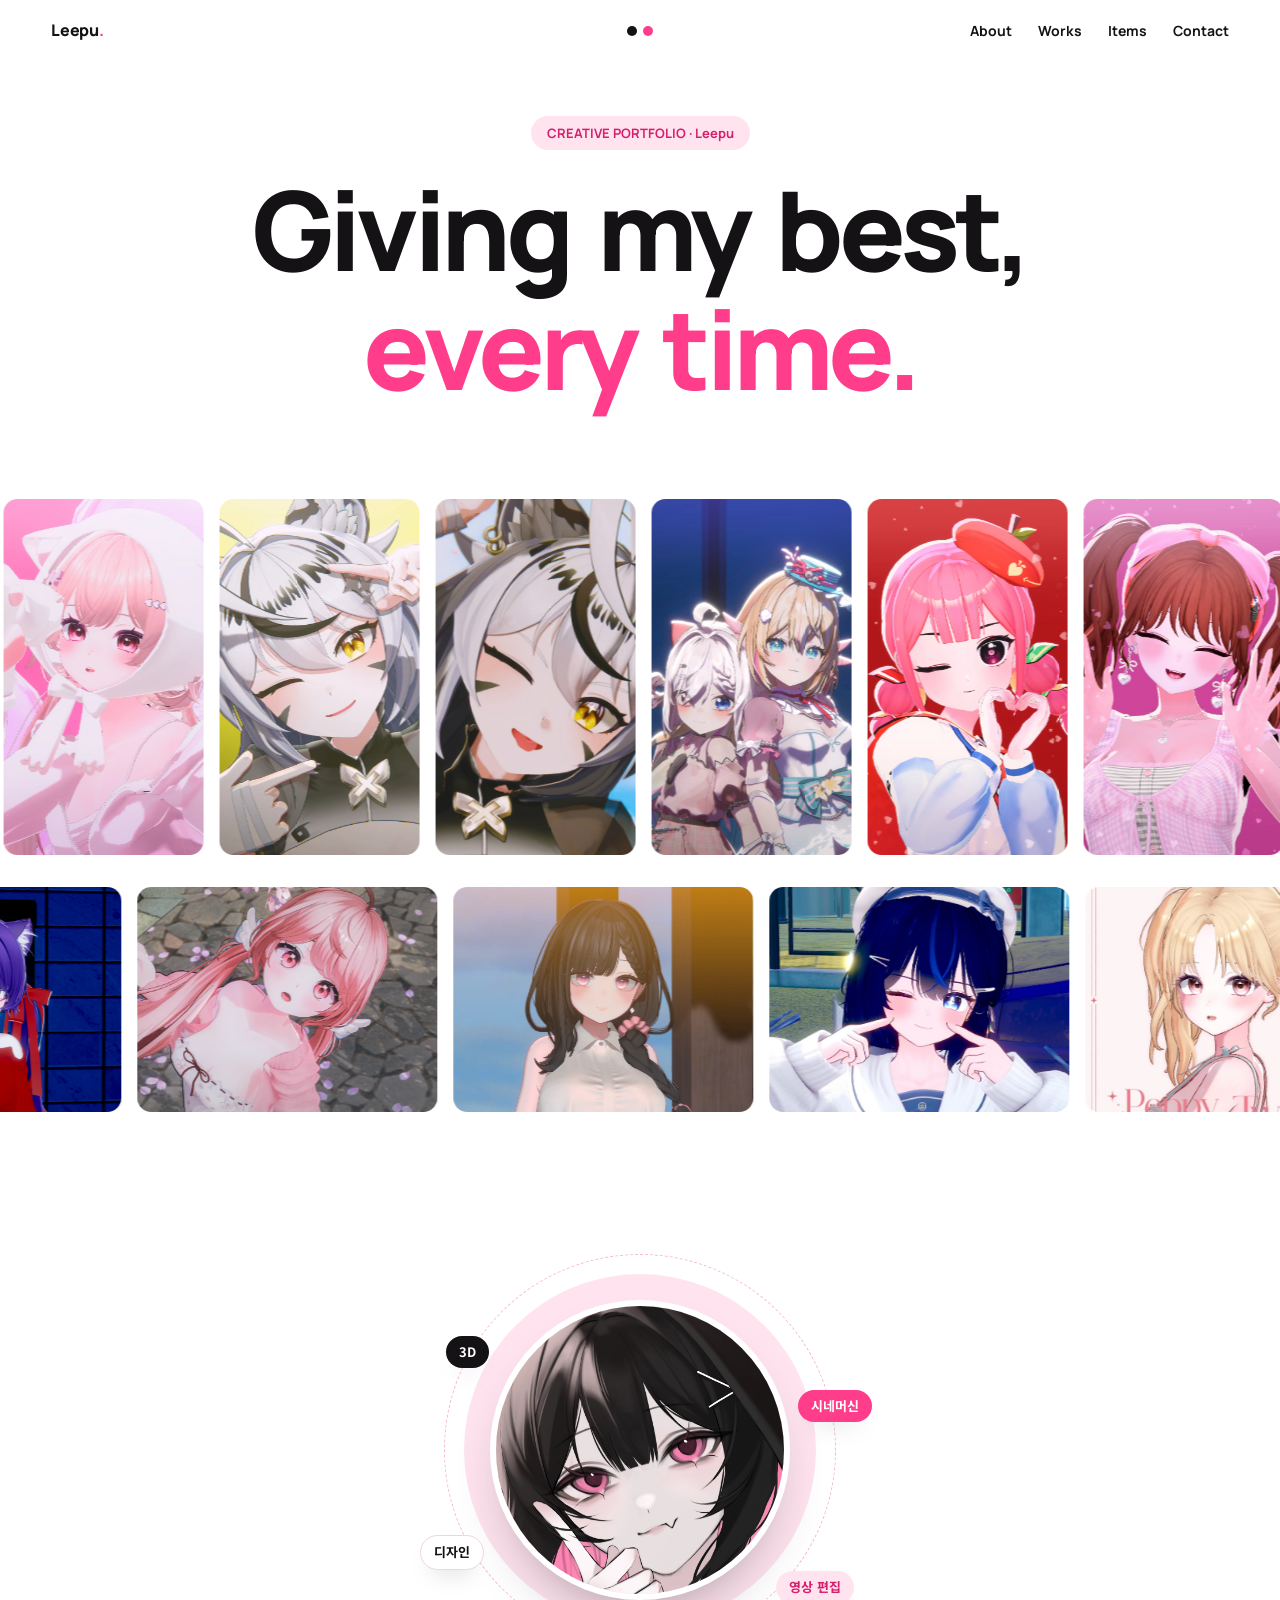
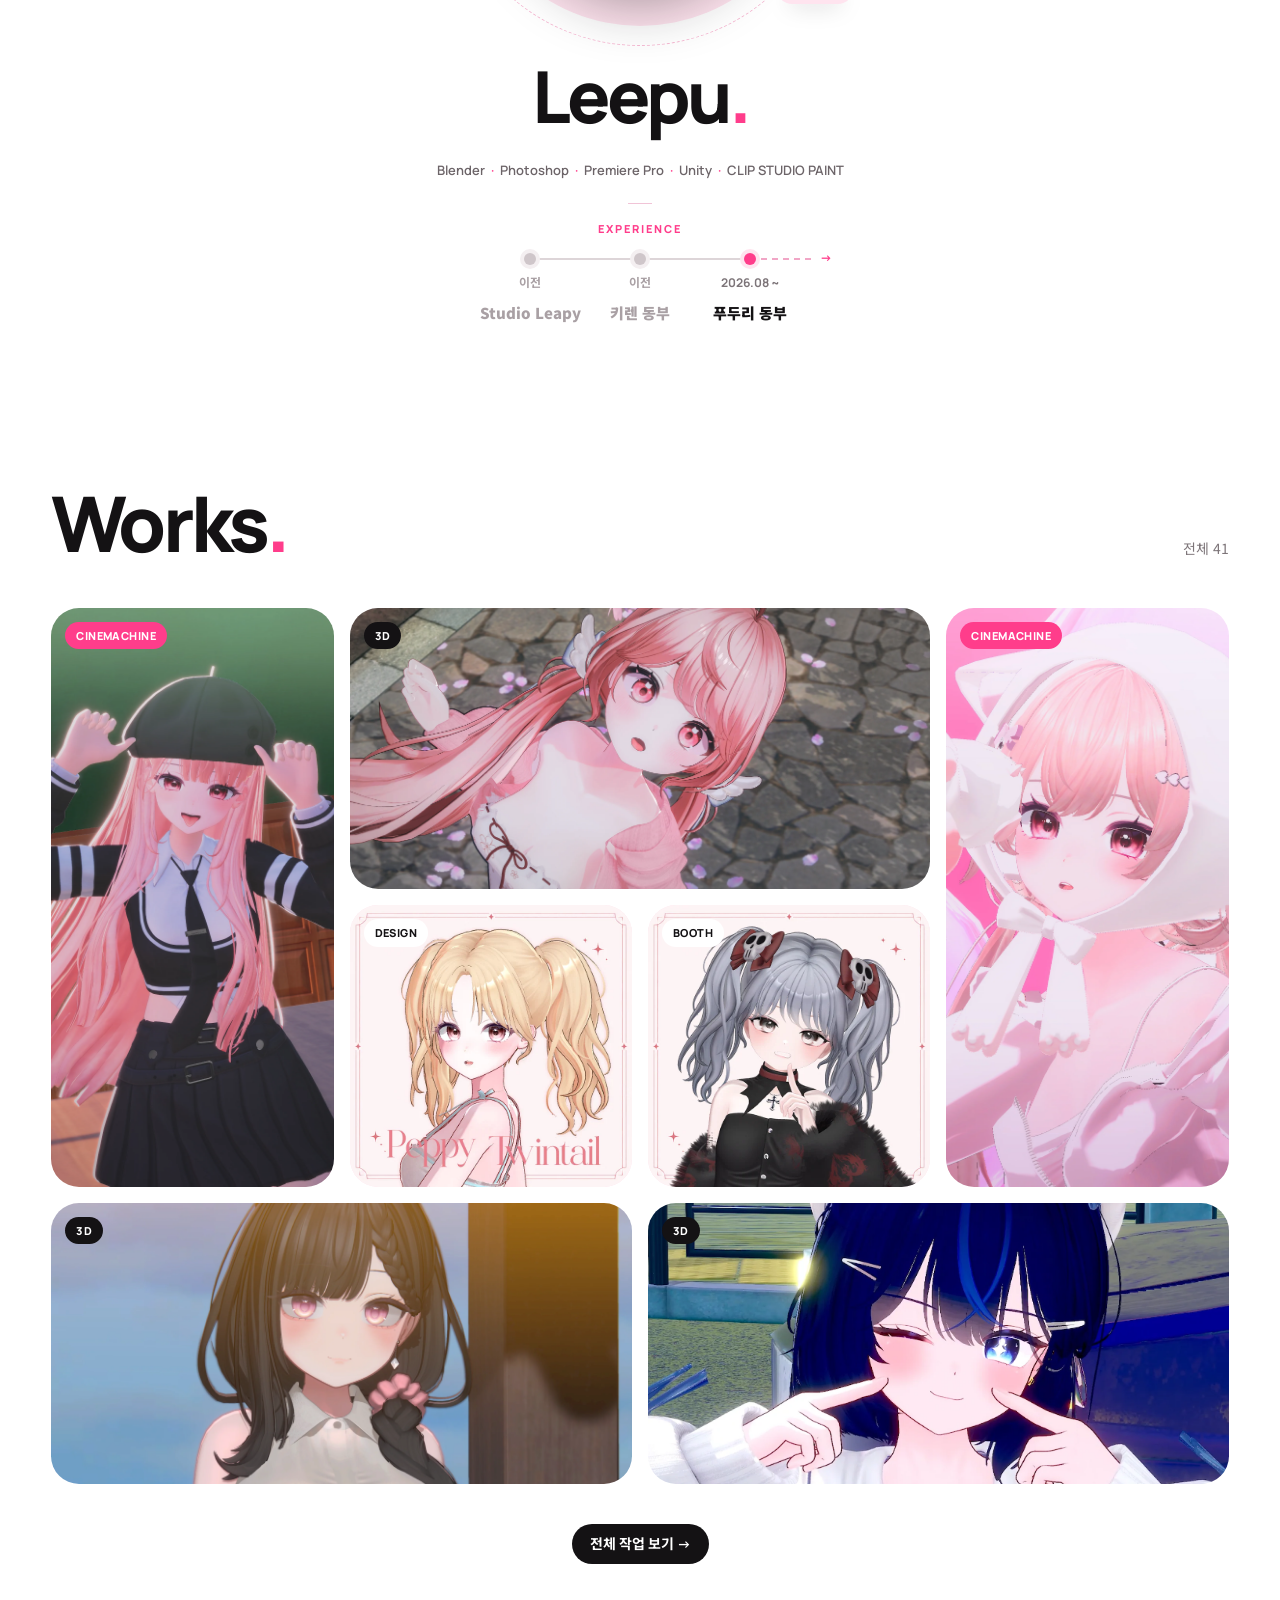
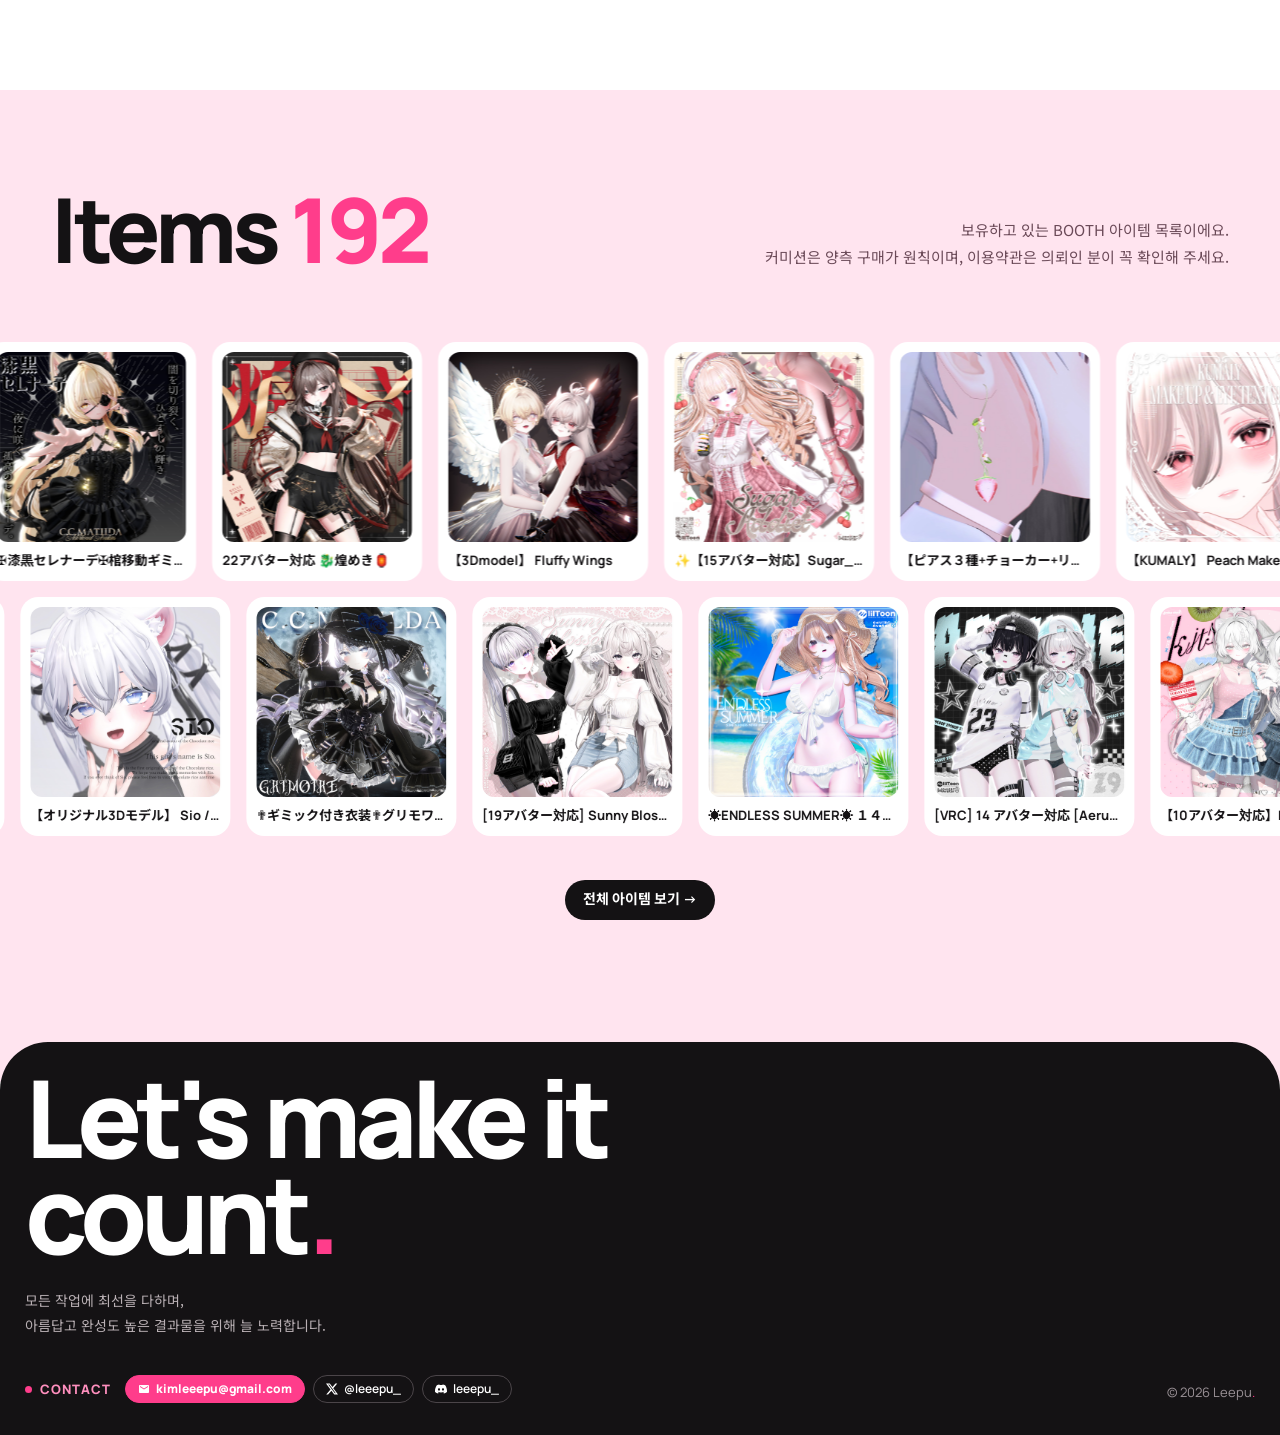
<file: index.html>
<!doctype html>
<html lang="ko">
<head>
<meta charset="utf-8">
<meta name="viewport" content="width=device-width, initial-scale=1, viewport-fit=cover">
<title>Leepu</title>
<meta name="description" content="Leepu 포트폴리오 · 시네머신 쇼츠, 3D 아바타 세팅, 디자인">
<link rel="icon" href="favicon.ico" sizes="any">
<link rel="icon" type="image/png" sizes="32x32" href="assets/favicon-32.png">
<link rel="apple-touch-icon" href="assets/apple-touch-icon.png">
<link rel="preconnect" href="https://fonts.googleapis.com">
<link rel="preconnect" href="https://fonts.gstatic.com" crossorigin>
<link href="https://fonts.googleapis.com/css2?family=Manrope:wght@400;500;600;700;800&family=Noto+Sans+KR:wght@400;500;700;900&display=swap" rel="stylesheet">
<link rel="stylesheet" href="assets/site.css?v=dev">
<style>
.hero {
  padding: 6vh var(--gutter) 0;
  text-align: center
}
.badge {
  display: inline-block;
  padding: 7px 16px;
  border-radius: 999px;
  background: var(--blush);
  color: #d61f6c;
  font-size: 13px;
  font-weight: 700
}
.hero h1 {
  margin: 26px 0 0;
  font-weight: 800;
  font-size: clamp(46px, 8.6vw, 140px);
  line-height: .98;
  letter-spacing: -.05em;
  word-spacing: .1em
}
.hero h1 > span {
  display: block;
  overflow: hidden;
  padding-bottom: .2em;
  margin-bottom: -.1em
}
.clip {
  overflow: hidden
}
.strips {
  margin: calc(8vh - 6vw) 0 -6vw;
  padding: 6vw 0 calc(4vh + 6vw);
  overflow: hidden
}
.strips .tilt {
  width: 110vw;
  margin-left: -5vw
}
.strips .mq + .mq {
  margin-top: 16px
}
.strips .mq-track {
  padding: 8px 0
}
.strips a {
  flex: 0 0 auto;
  display: block;
  border-radius: 14px;
  overflow: hidden;
  background: var(--blush-2)
}
.strips img {
  width: 100%;
  height: 100%;
  object-fit: cover
}
.sA a {
  width: 200px;
  aspect-ratio: 9/16
}
.sB a {
  width: 300px;
  aspect-ratio: 4/3
}
.about {
  padding: 16vh var(--gutter) 12vh;
  display: flex;
  flex-direction: column;
  align-items: center;
  text-align: center;
  scroll-margin-top: 40px
}
.orb {
  position: relative;
  width: 300px;
  height: 300px
}
.orb::before {
  content: "";
  position: absolute;
  inset: -26px;
  border-radius: 50%;
  background: var(--blush)
}
.orb::after {
  content: "";
  position: absolute;
  inset: -46px;
  border-radius: 50%;
  border: 1.5px dashed #f6b8d2
}
.orb img {
  position: relative;
  z-index: 1;
  width: 300px;
  height: 300px;
  border-radius: 50%;
  object-fit: cover;
  border: 6px solid #fff;
  box-shadow: 0 30px 60px -30px rgba(20,18,20,.45);
  background: var(--blush-2)
}
.orb .pill {
  position: absolute;
  z-index: 2;
  box-shadow: 0 12px 24px -14px rgba(20,18,20,.4);
  animation: bob 4s ease-in-out infinite
}
.orb .p1 {
  left: -44px;
  top: 36px
}
.orb .p2 {
  right: -82px;
  top: 90px;
  animation-delay: -1.2s
}
.orb .p3 {
  left: -70px;
  bottom: 30px;
  animation-delay: -2.1s
}
.orb .p4 {
  right: -64px;
  bottom: -4px;
  animation-delay: -.6s
}
@keyframes bob {
  50% {
    translate: 0 -8px
  }
}
.about h2 {
  margin: 64px 0 0;
  font-weight: 800;
  font-size: clamp(52px, 5.6vw, 92px);
  line-height: .9;
  letter-spacing: -.055em
}
.info {
  display: flex;
  flex-direction: column;
  align-items: center;
  gap: 10px;
  margin-top: 32px
}
.tools {
  margin: 0;
  font-size: 13px;
  font-weight: 600;
  color: var(--muted)
}
.tools i {
  font-style: normal;
  color: var(--pink);
  padding: 0 3px
}
.tools span {
  white-space: nowrap
}
.rule {
  width: 24px;
  height: 1px;
  margin: 12px 0 6px;
  background: #f1c4d7
}
.lbl {
  font-size: 11px;
  font-weight: 800;
  letter-spacing: .18em;
  color: var(--pink)
}
.tl {
  display: flex;
  align-items: flex-start;
  justify-content: center;
  margin-top: 6px
}
.st {
  position: relative;
  display: flex;
  flex-direction: column;
  align-items: center;
  gap: 8px;
  width: 110px
}
.st::after {
  content: "";
  position: absolute;
  left: 50%;
  top: 5px;
  width: 100%;
  height: 2px;
  background: var(--pink)
}
.st.past::after {
  background: #ddd5d8
}
.st:last-child::after {
  width: 60%;
  background: repeating-linear-gradient(90deg,#f1a6c6 0 6px,transparent 6px 11px)
}
.st:last-child::before {
  content: "→";
  position: absolute;
  left: calc(110% + 4px);
  top: -1px;
  font-size: 12px;
  font-weight: 800;
  line-height: 12px;
  color: var(--pink)
}
.st b {
  position: relative;
  z-index: 1;
  width: 12px;
  height: 12px;
  border-radius: 50%;
  background: var(--pink);
  box-shadow: 0 0 0 4px var(--blush)
}
.st.past b {
  background: #cfc6ca;
  box-shadow: 0 0 0 4px #f4eff1
}
.st small {
  font-size: 12px;
  font-weight: 700;
  color: #7d7579
}
.st strong {
  font-family: var(--kr);
  font-size: 15px;
  font-weight: 900
}
.st.past small,
.st.past strong {
  color: #a9a0a4
}
.works {
  padding: 6vh var(--gutter) 14vh
}
.works .sub {
  font-family: var(--kr);
  font-size: 14px;
  color: #7d7579
}
.bento {
  display: grid;
  grid-template-columns: repeat(4,minmax(0,1fr));
  grid-auto-rows: 22vw;
  gap: 16px;
  margin-top: 48px
}
.tile {
  position: relative;
  overflow: hidden;
  border-radius: 28px;
  display: block;
  text-decoration: none;
  background: var(--blush);
  color: var(--ink)
}
.tile img {
  width: 100%;
  height: 100%;
  object-fit: cover;
  transition: transform .7s var(--ease)
}
.tile:hover img {
  transform: scale(1.06)
}
.tile .cap {
  position: absolute;
  left: 12px;
  right: 12px;
  bottom: 12px;
  padding: 14px 16px;
  border-radius: 18px;
  background: rgba(255,255,255,.95);
  transform: translateY(12px);
  opacity: 0;
  transition: transform .45s var(--ease),opacity .35s
}
.tile:focus-visible .cap,
.tile:hover .cap {
  transform: none;
  opacity: 1
}
.tile .cap b {
  display: block;
  font-family: var(--kr);
  font-size: 15px;
  overflow: hidden;
  text-overflow: ellipsis;
  white-space: nowrap
}
.tile .cap small {
  display: block;
  margin-top: 2px;
  font-family: var(--kr);
  font-size: 12px;
  color: #7d7579;
  overflow: hidden;
  text-overflow: ellipsis;
  white-space: nowrap
}
.c2 {
  grid-column: span 2
}
.r2 {
  grid-row: span 2
}
.works .foot-more {
  display: flex;
  justify-content: center;
  margin-top: 40px
}
.items {
  padding: 11vh 0 18vh;
  background: var(--blush)
}
.items .sec-head {
  padding: 0 var(--gutter)
}
.items h2 {
  margin: 0;
  font-weight: 800;
  font-size: clamp(48px, 7vw, 120px);
  line-height: .9;
  letter-spacing: -.05em
}
.items .note {
  margin: 0;
  text-align: right;
  font-family: var(--kr);
  font-size: 15px;
  line-height: 1.75;
  color: #6b4a58;
  white-space: pre-line
}
.items .mq {
  margin-top: 72px
}
.items .mq + .mq {
  margin-top: 16px
}
.icard {
  flex: 0 0 auto;
  width: 210px;
  background: #fff;
  border-radius: 18px;
  padding: 10px;
  text-decoration: none;
  color: var(--ink)
}
.icard img {
  width: 100%;
  aspect-ratio: 1;
  object-fit: cover;
  border-radius: 12px;
  background: var(--blush-2)
}
.icard span {
  display: block;
  margin-top: 8px;
  font-size: 13px;
  font-weight: 700;
  overflow: hidden;
  text-overflow: ellipsis;
  white-space: nowrap
}
.items .foot-more {
  display: flex;
  justify-content: center;
  margin-top: 44px
}
@media (max-width:900px) {
  .bento {
    grid-template-columns: repeat(2,minmax(0,1fr));
    grid-auto-rows: 44vw;
    gap: 12px;
    grid-auto-flow: dense
  }
  .tile {
    border-radius: 22px
  }
  .tile .cap {
    transform: none;
    opacity: 1;
    padding: 10px 12px;
    border-radius: 14px
  }
  .items .note {
    text-align: left;
    white-space: normal
  }
}
@media (max-width:560px) {
  .sA a {
    width: 130px
  }
  .sB a {
    width: 200px
  }
  .about {
    padding-top: 12vh
  }
  .orb {
    scale: .7;
    margin: -45px 0
  }
  .about h2 {
    margin-top: 64px
  }
  .tools {
    max-width: 300px;
    line-height: 2
  }
  .st {
    width: 92px
  }
  .st strong {
    font-size: 14px
  }
  .icard {
    width: 150px
  }
  .items .mq {
    margin-top: 40px
  }
}
</style>
</head>
<body>
<header class="top" id="top"></header>

<main>
  <section class="hero">
    <div class="clip"><span class="badge up">CREATIVE PORTFOLIO · Leepu</span></div>
    <h1>
      <span><span class="up" style="animation-delay:.1s">Giving my best,</span></span>
      <span><span class="up" style="animation-delay:.2s"><span class="dot">every time.</span></span></span>
    </h1>
  </section>

  <section class="strips fade" style="animation-delay:.5s" aria-label="작업 미리보기">
    <div class="tilt">
      <div class="mq sA"><div class="mq-track" id="stripA"></div></div>
      <div class="mq sB"><div class="mq-track rev" id="stripB"></div></div>
    </div>
  </section>

  <section class="about" id="about" aria-label="프로필"></section>

  <section class="works" id="works">
    <div class="sec-head rv">
      <h2 class="h-big">Works<span class="dot">.</span></h2>
      <span class="sub" id="w-count"></span>
    </div>
    <div class="bento" id="bento"></div>
    <div class="foot-more"><a class="more-link" href="works.html">전체 작업 보기 →</a></div>
  </section>

  <section class="items" id="items">
    <div class="sec-head rv">
      <h2>Items <span class="dot" id="i-count"></span></h2>
      <p class="note" id="i-note"></p>
    </div>
    <div class="mq"><div class="mq-track" id="itemsA"></div></div>
    <div class="mq"><div class="mq-track rev" id="itemsB"></div></div>
    <div class="foot-more"><a class="more-link" href="items.html">전체 아이템 보기 →</a></div>
  </section>
</main>

<footer class="foot" id="contact"></footer>

<script src="assets/site.js?v=dev"></script>
<script>
(async () => {
  "use strict";
  const {esc: esc, list: list, IMGERR: IMGERR, catLabel: catLabel, catClass: catClass, career: career, ymd: ymd} = LP;
  const D = await LP.boot("home");
  const s = D.site;
  const $ = id => document.getElementById(id);
  const twice = html => html + html;
  const has = (w, c) => list(w.category).includes(c);
  const link = w => `works.html#${encodeURIComponent(w.id || "")}`;
  const shorts = D.works.filter((w => has(w, "CINEMACHINE") && (w.thumbnail || LP.ytOf(w))));
  const others = D.works.filter((w => !has(w, "CINEMACHINE") && !has(w, "EDIT") && w.thumbnail));
  const strip = arr => arr.map((w => `<a href="${link(w)}" title="${esc(w.title)}">${LP.thumbImg(w)}</a>`)).join("");
  $("stripA").innerHTML = twice(strip(shorts.slice(0, 10)));
  $("stripB").innerHTML = twice(strip(others.slice(0, 10)));
  const FIELDS = s.fields || [ "3D", "시네머신", "디자인", "영상 편집" ];
  const PCLS = [ "ink", "pk", "wh", "bl" ];
  const steps = career(s.intro);
  $("about").innerHTML = `\n  <div class="orb rv">\n    ${s.profile_image ? `<img src="${esc(s.profile_image)}" alt="${esc(s.name)} 프로필" ${IMGERR}>` : `<img alt="">`}\n    ${FIELDS.slice(0, 4).map(((f, k) => `<span class="pill ${PCLS[k]} p${k + 1}">${esc(f)}</span>`)).join("")}\n  </div>\n  <h2 class="rv">${esc(s.name || "Leepu")}<span class="dot">.</span></h2>\n  <div class="info rv">\n    ${(s.tools || []).length ? `<p class="tools">${(s.tools || []).map((t => `<span>${esc(t)}</span>`)).join(" <i>·</i> ")}</p>` : ""}\n    ${steps.length ? `<div class="rule" aria-hidden="true"></div>\n    <div class="lbl">EXPERIENCE</div>\n    <ol class="tl" aria-label="Experience" style="list-style:none;padding:0;margin-bottom:0">${steps.map((c => `\n      <li class="st${c.past ? " past" : ""}"><b aria-hidden="true"></b><small>${esc(c.period)}</small><strong>${esc(c.name)}</strong></li>`)).join("")}\n    </ol>` : ""}\n  </div>`;
  const td = D.works.filter((w => has(w, "3D") && w.thumbnail));
  const ds = D.works.filter((w => (has(w, "DESIGN") || has(w, "BOOTH")) && w.thumbnail));
  const pick = [ [ shorts[0], "r2" ], [ td[0], "c2" ], [ shorts[1], "r2" ], [ ds[0], "" ], [ ds[1], "" ], [ td[1], "c2" ], [ td[2], "c2" ] ].filter((([w]) => w));
  $("w-count").textContent = `전체 ${D.works.length}`;
  $("bento").innerHTML = pick.map((([w, cls]) => {
    const c = list(w.category)[0] || "";
    return `<a class="tile pop ${cls}" href="${link(w)}">\n    ${LP.thumbImg(w)}\n    <span class="tag ${catClass(c)}">${esc(catLabel(c))}</span>\n    <span class="cap"><b>${esc(LP.splitTitle(w.title).what)}</b>${LP.splitTitle(w.title).who ? `<small>${esc(LP.splitTitle(w.title).who)}</small>` : ""}</span>\n  </a>`;
  })).join("");
  const its = D.items.filter((i => i.thumbnail));
  const icard = i => `<a class="icard" href="${esc(LP.safe(i.product_link))}" target="_blank" rel="noopener" title="${esc(i.name)}"><img src="${esc(i.thumbnail)}" alt="" loading="lazy" ${IMGERR}><span>${esc(i.name)}</span></a>`;
  $("i-count").textContent = D.items.length;
  $("i-note").textContent = s.items_intro ?? "보유하고 있는 BOOTH 아이템 목록이에요.\n커미션은 양측 구매가 원칙이며, 이용약관은 의뢰인 분이 꼭 확인해 주세요.";
  $("itemsA").innerHTML = twice(its.slice(0, 12).map(icard).join(""));
  $("itemsB").innerHTML = twice(its.slice(12, 24).map(icard).join(""));
  LP.marquee();
  if (location.hash === "#about") $("about").scrollIntoView();
})();
</script>
</body>
</html>
</file>
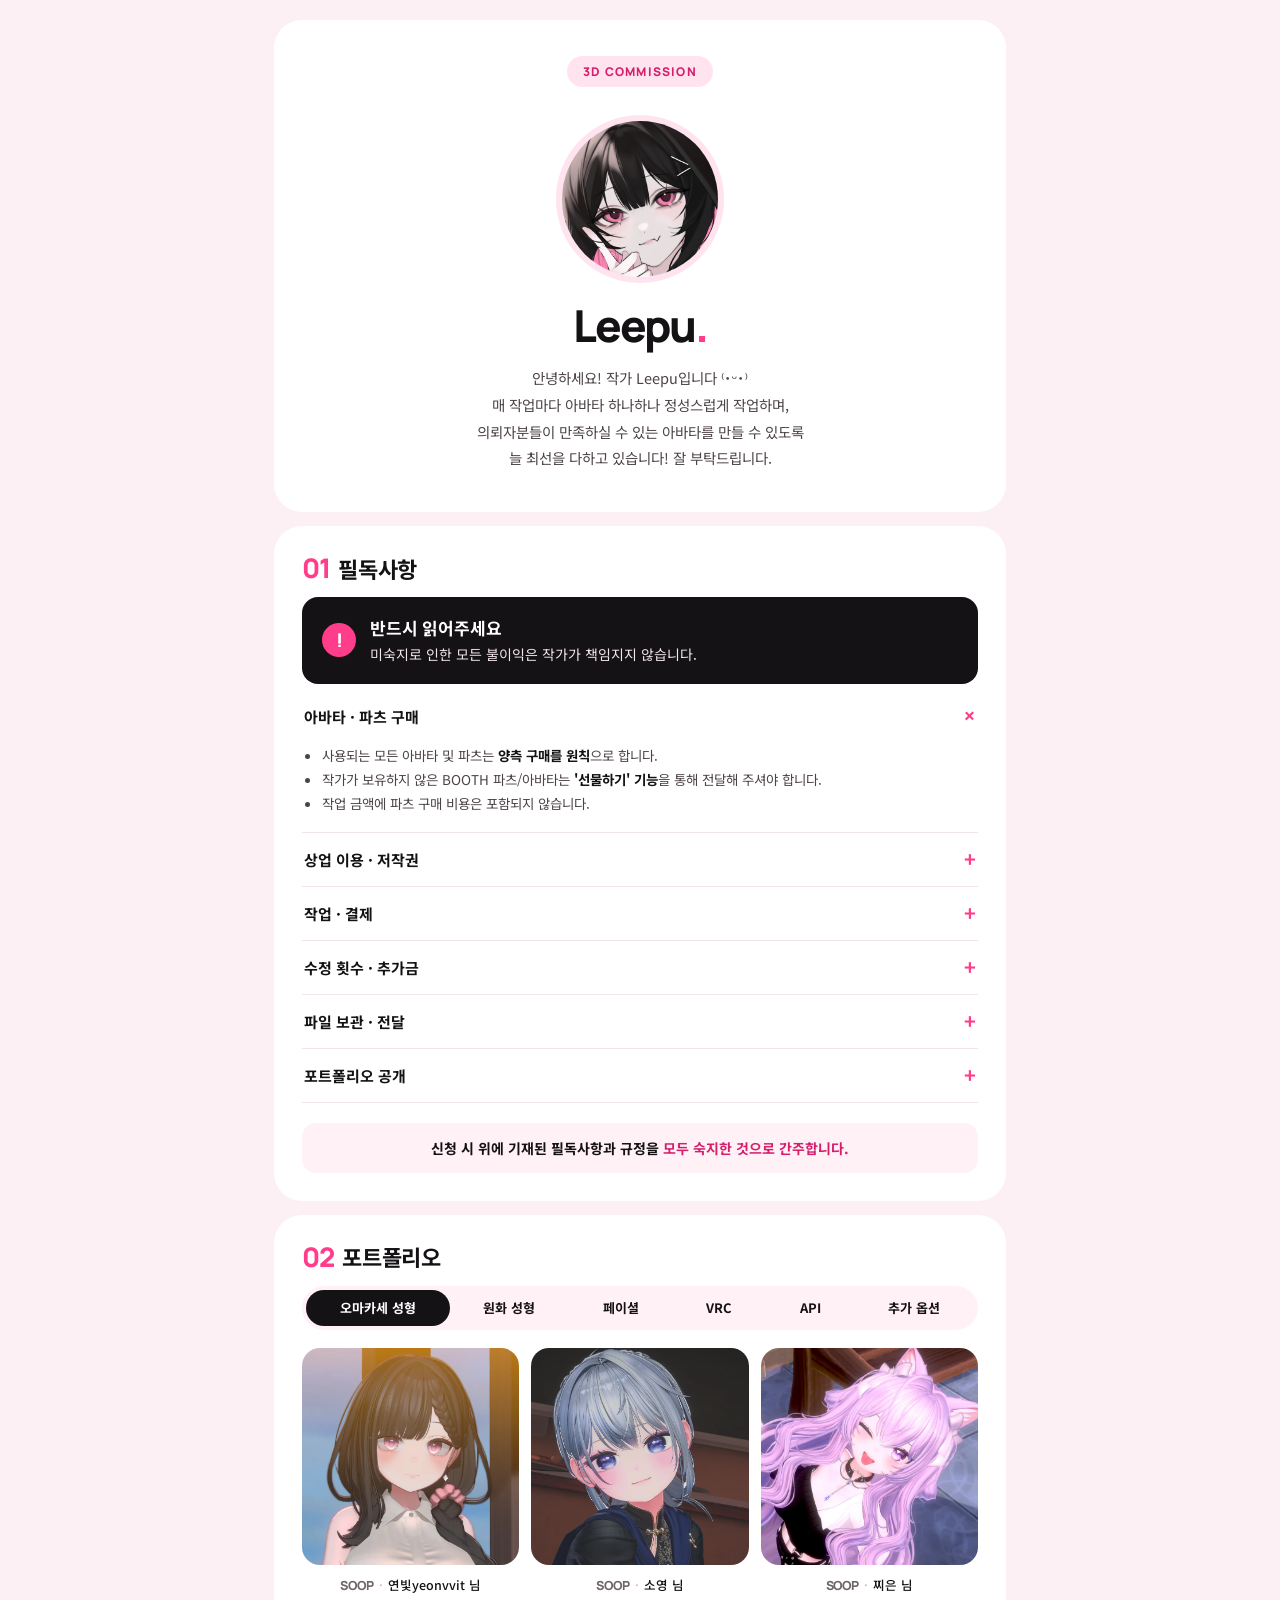
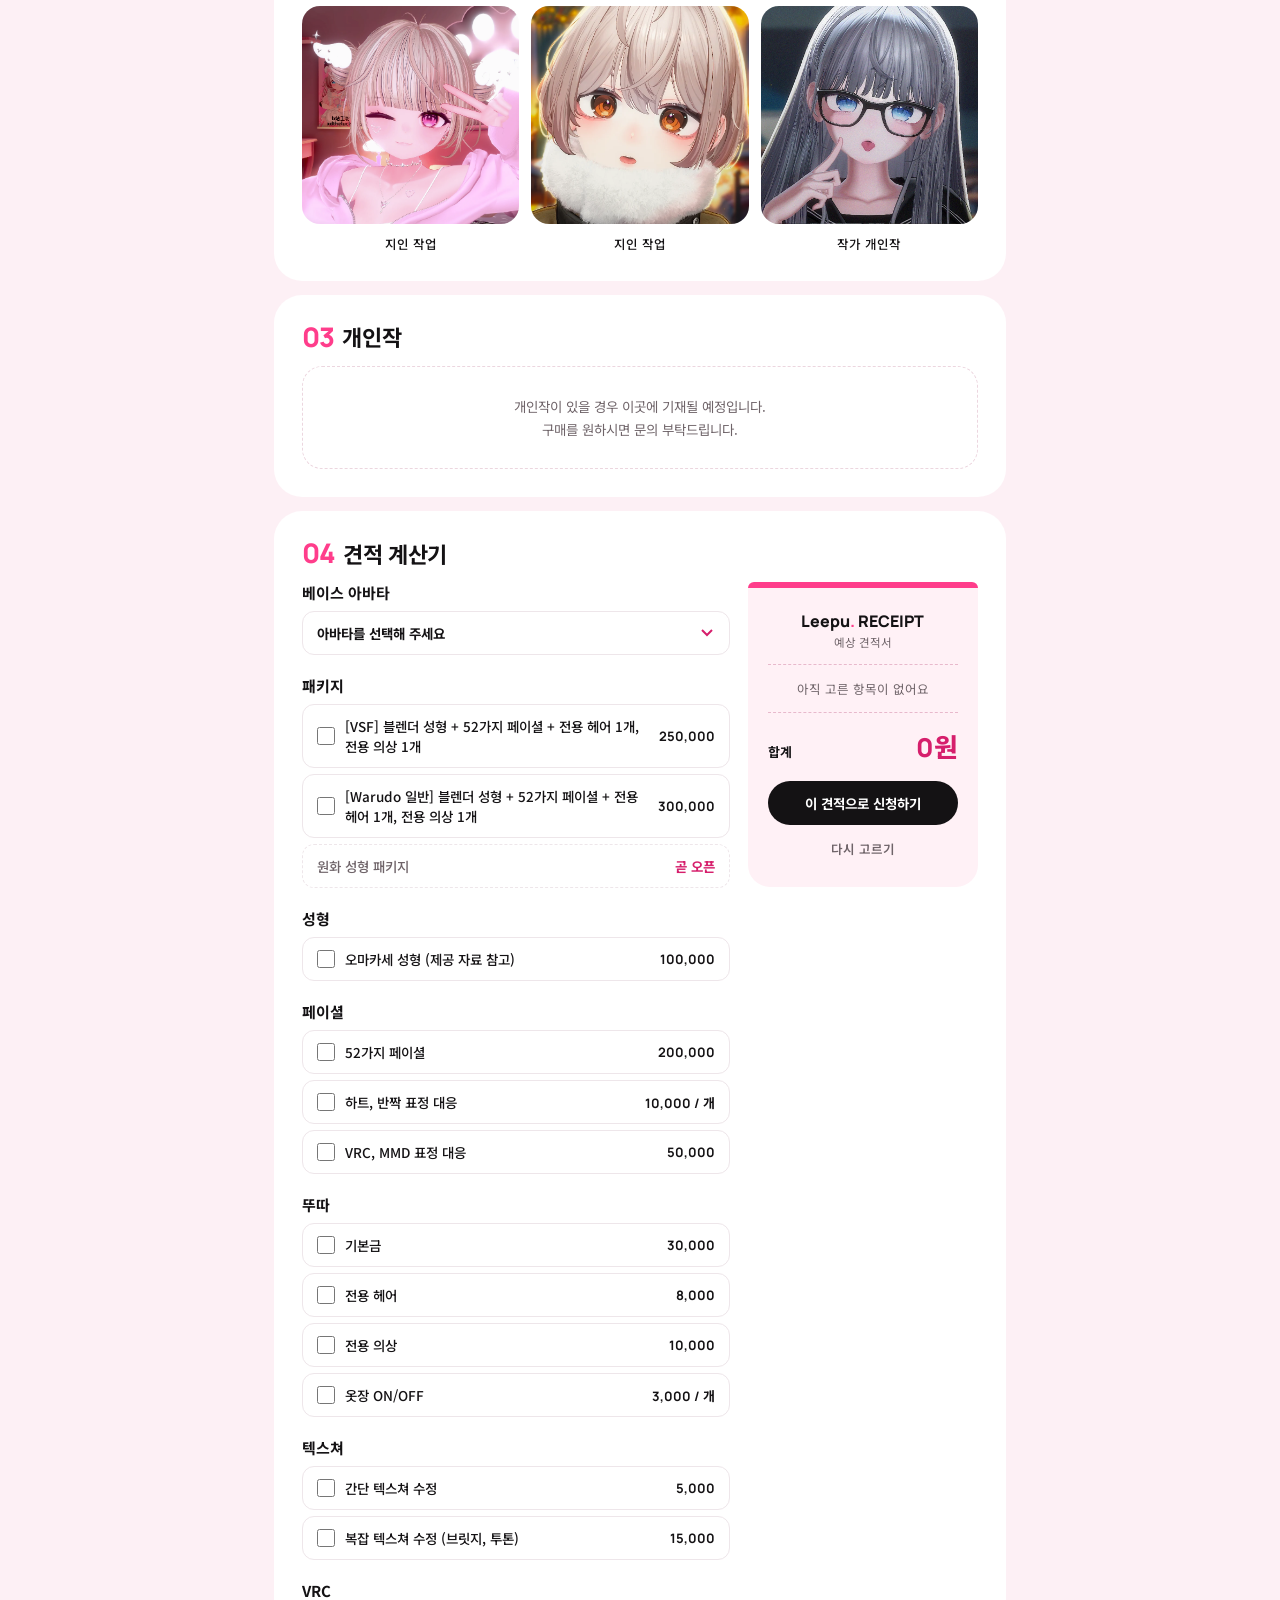
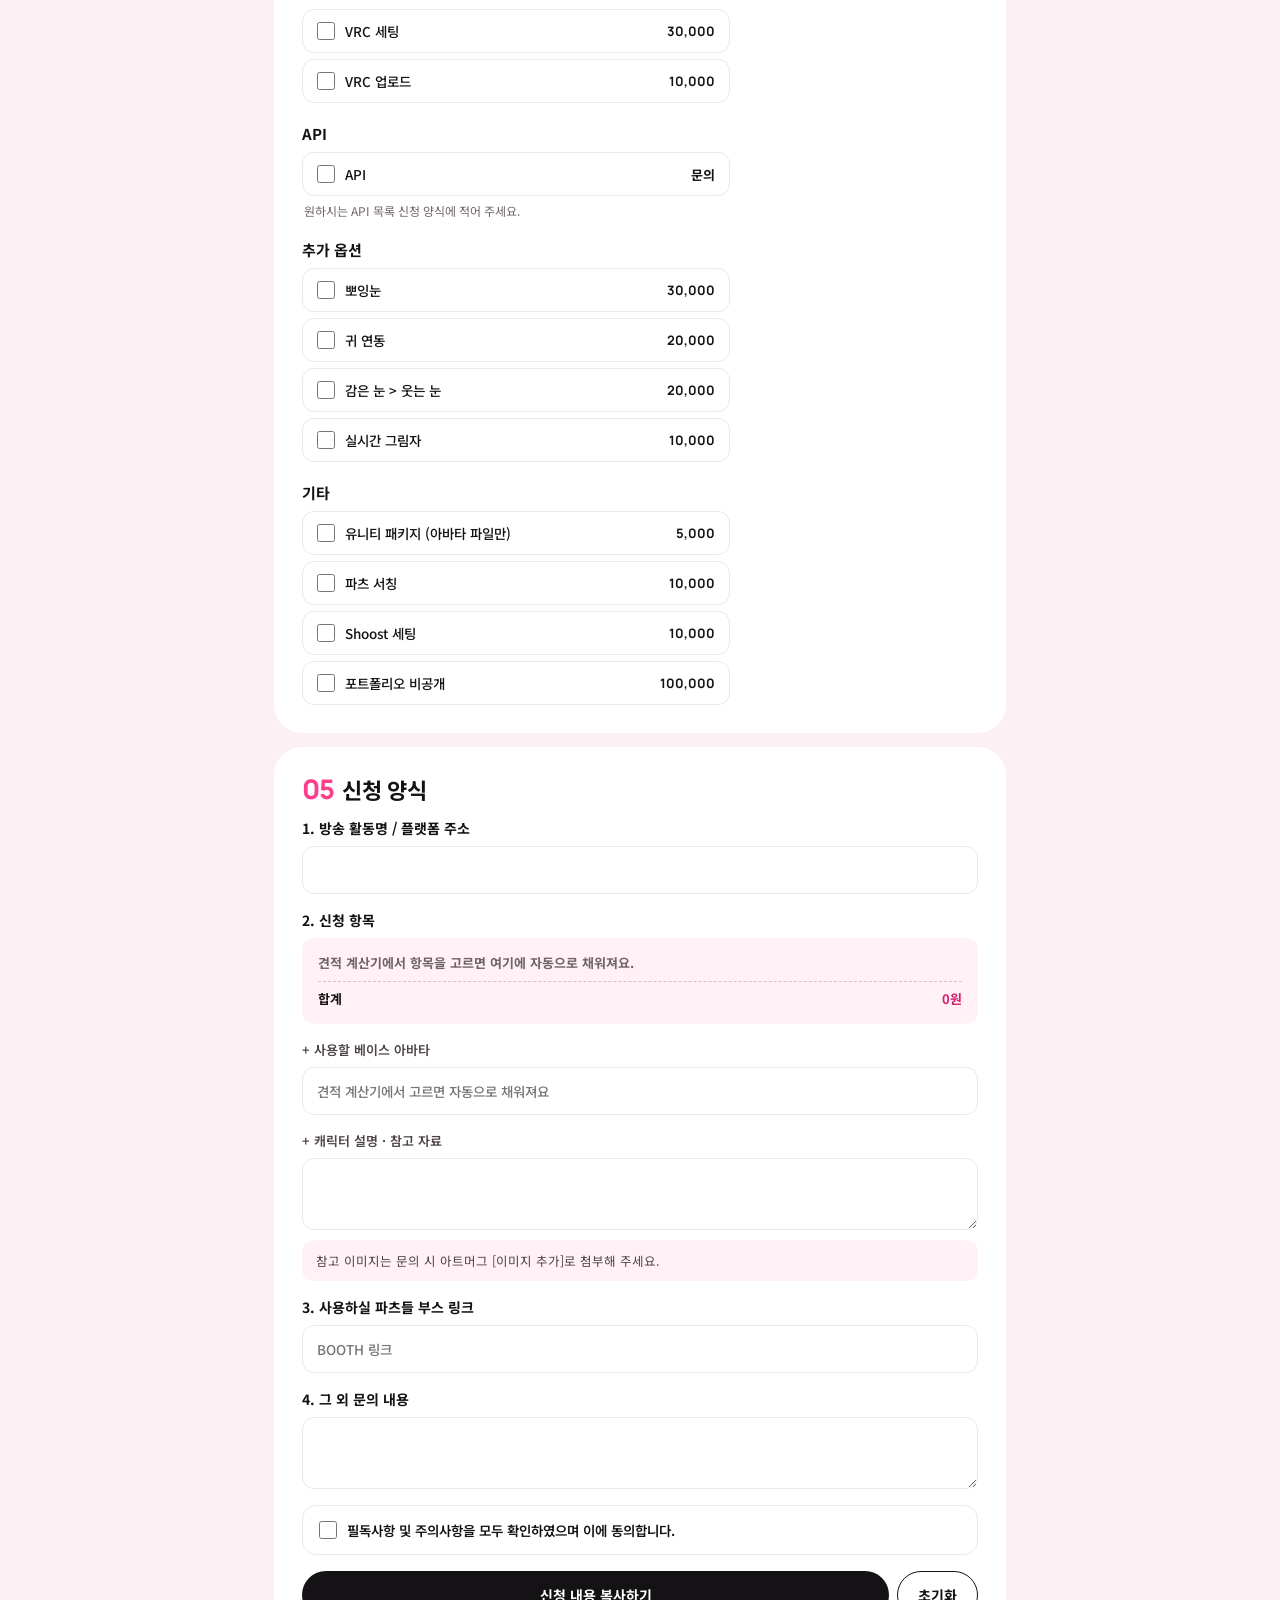
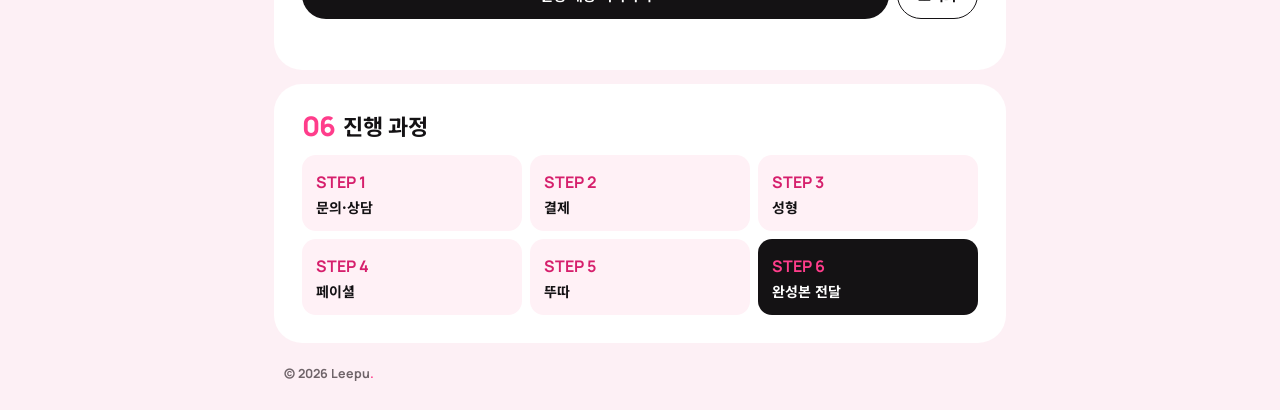
<file: artmug/3d/index.html>
<!doctype html>
<html lang="ko">
<head>
<meta charset="utf-8">
<meta name="viewport" content="width=device-width, initial-scale=1">
<title>Leepu 3D 커미션</title>
<meta name="robots" content="noindex">
<link rel="icon" href="../../favicon.ico" sizes="any">
<link rel="preconnect" href="https://fonts.googleapis.com">
<link rel="preconnect" href="https://fonts.gstatic.com" crossorigin>
<link href="https://fonts.googleapis.com/css2?family=Manrope:wght@500;600;700;800&family=Noto+Sans+KR:wght@400;500;600;700;900&display=swap" rel="stylesheet">
<link rel="stylesheet" href="../artmug.css?v=dev">
</head>
<body data-page="3d">
<main id="app"></main>
<script src="../artmug.js?v=dev"></script>
</body>
</html>
</file>
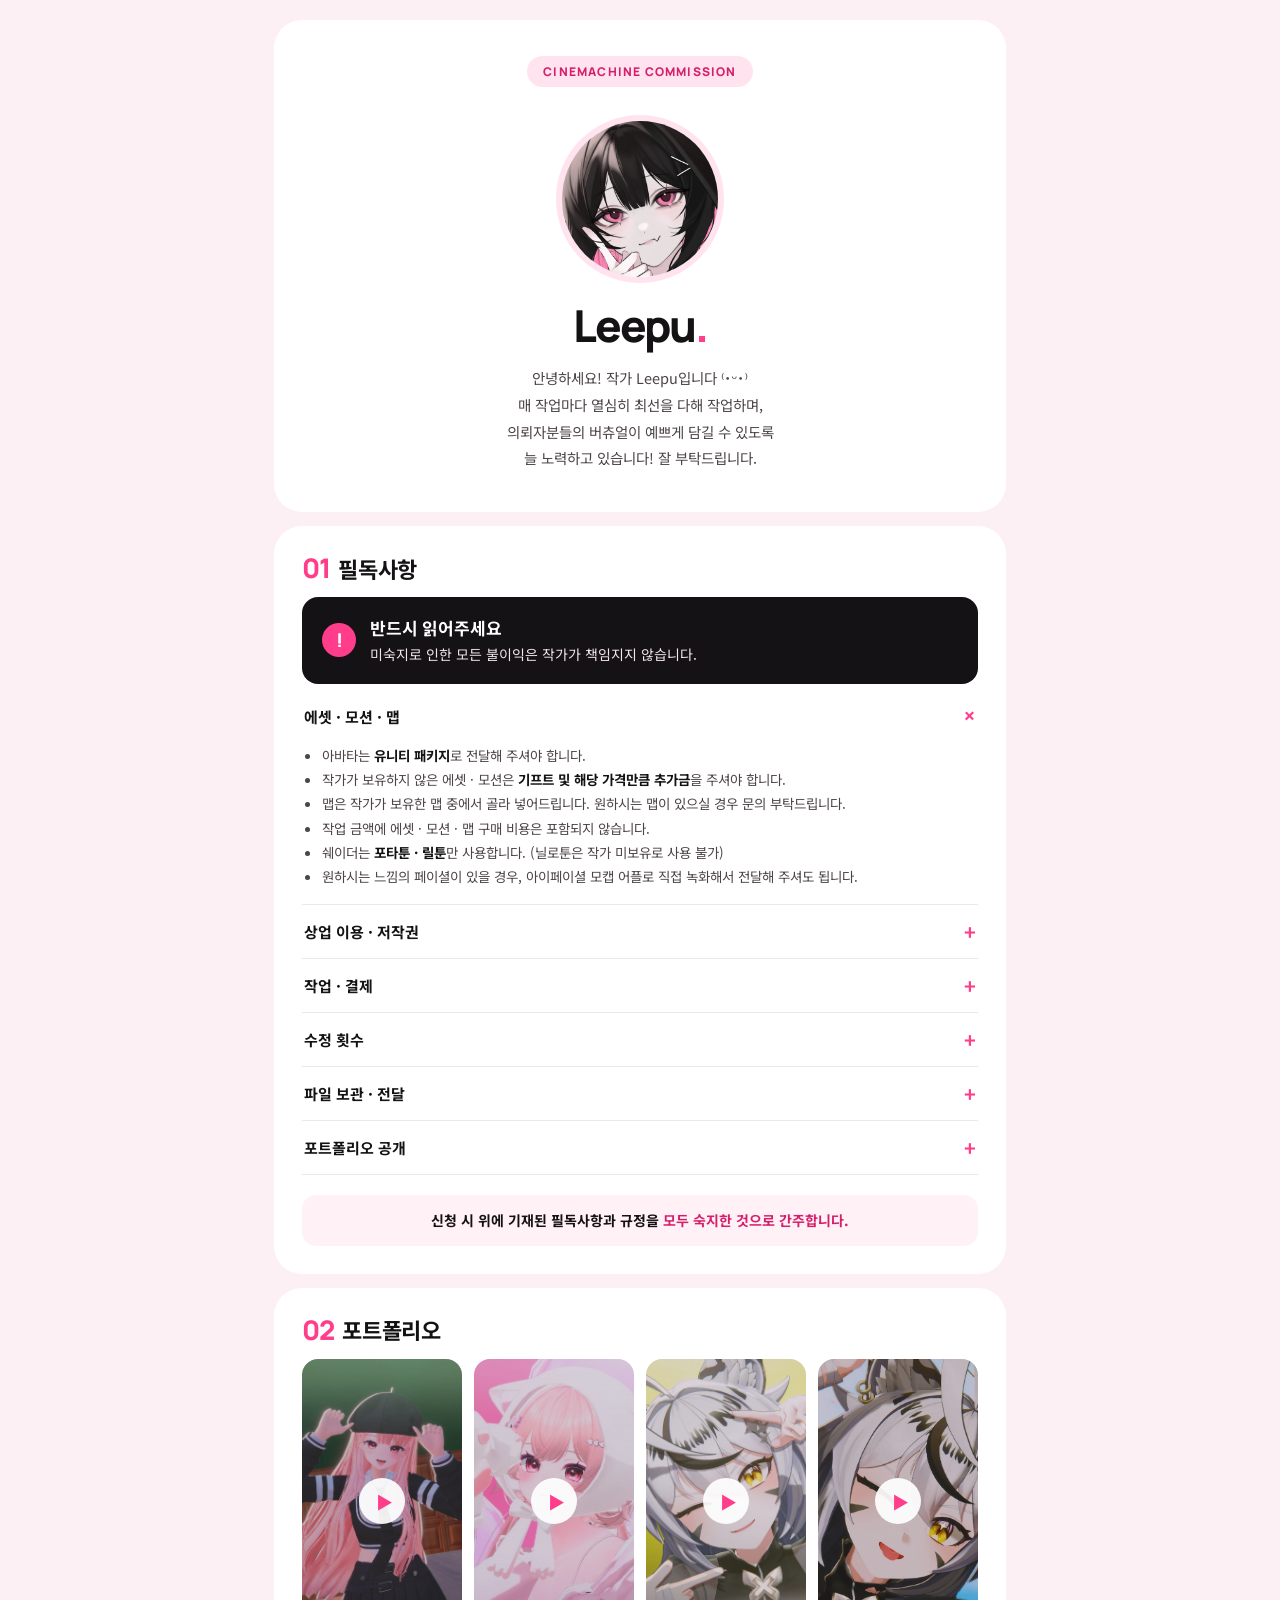
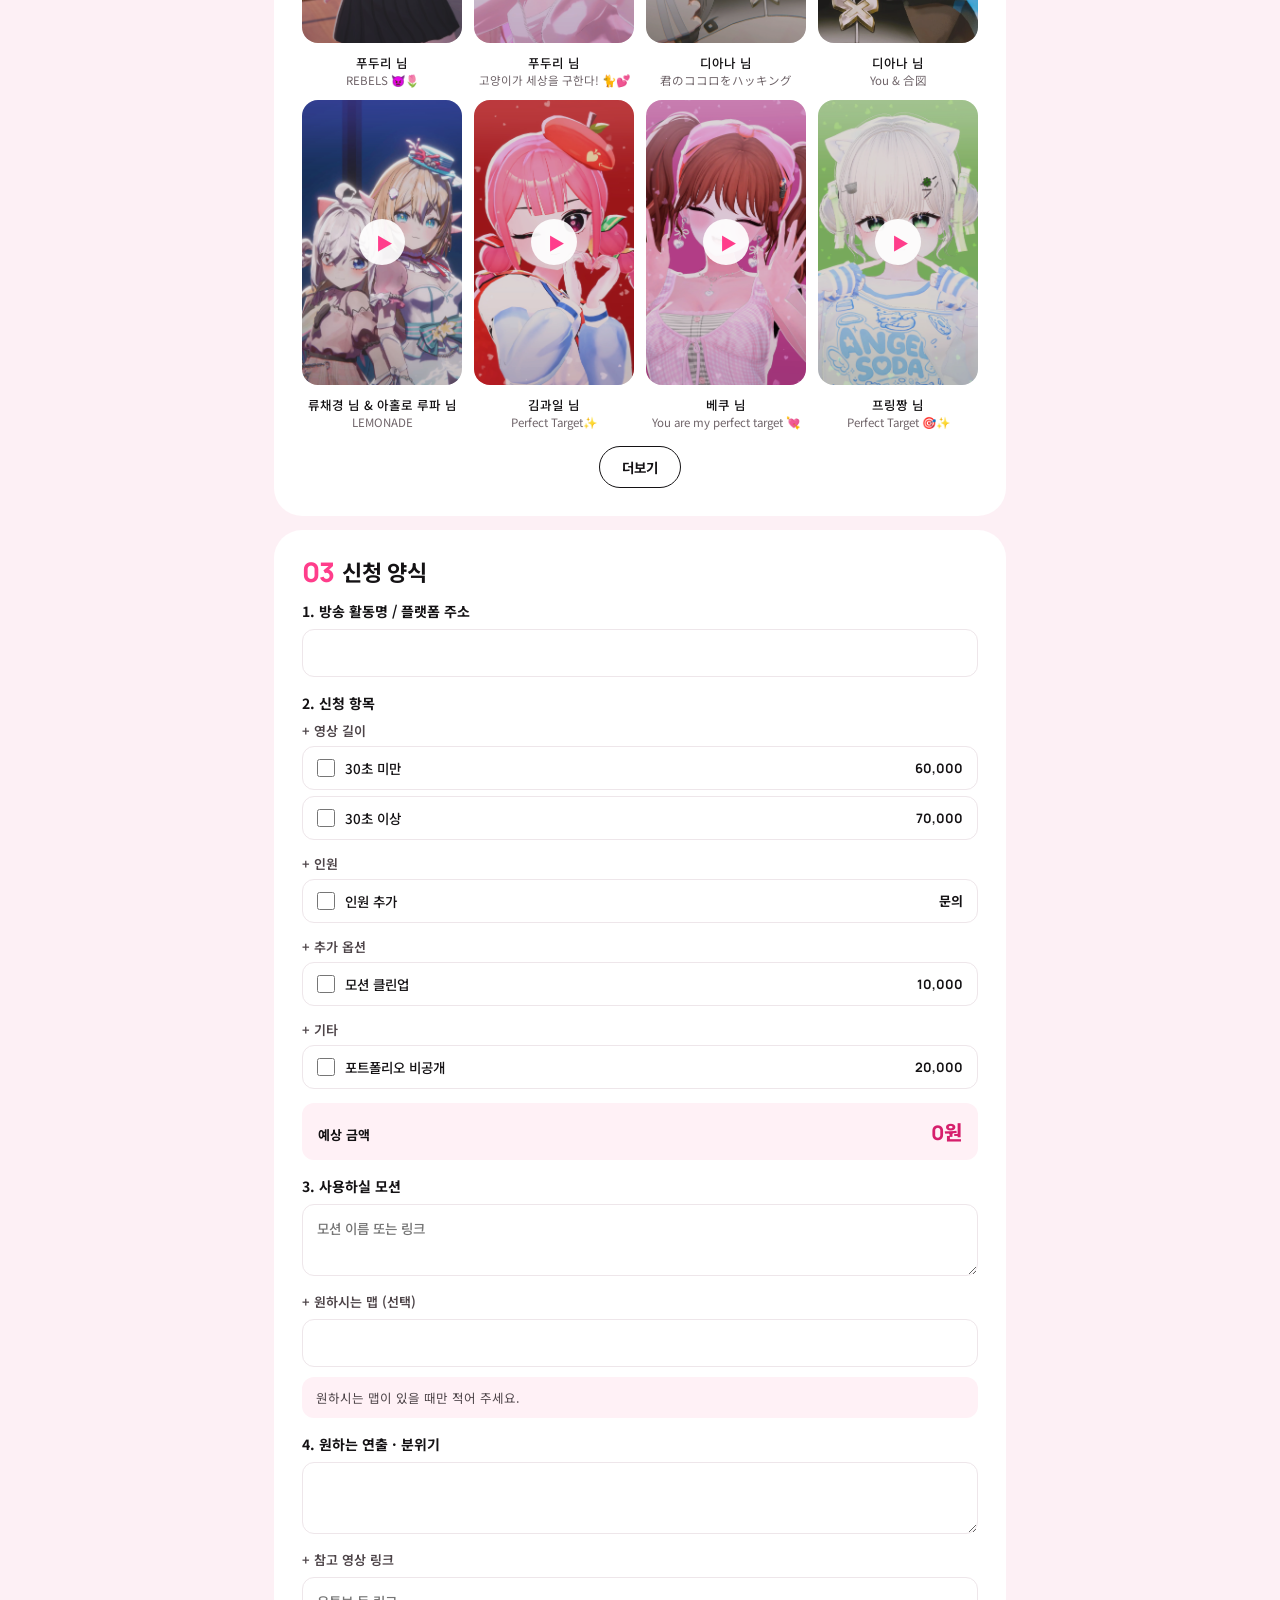
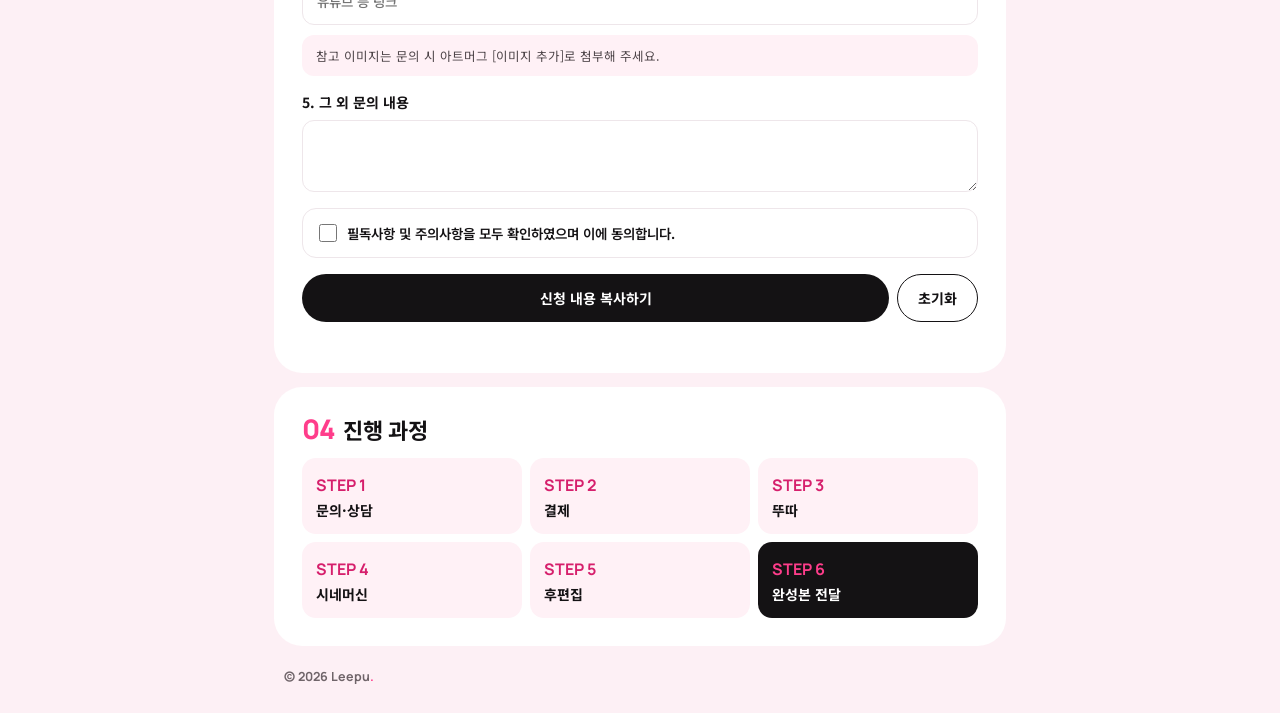
<file: artmug/cinemachine/index.html>
<!doctype html>
<html lang="ko">
<head>
<meta charset="utf-8">
<meta name="viewport" content="width=device-width, initial-scale=1">
<title>Leepu 시네머신 커미션</title>
<meta name="robots" content="noindex">
<link rel="icon" href="../../favicon.ico" sizes="any">
<link rel="preconnect" href="https://fonts.googleapis.com">
<link rel="preconnect" href="https://fonts.gstatic.com" crossorigin>
<link href="https://fonts.googleapis.com/css2?family=Manrope:wght@500;600;700;800&family=Noto+Sans+KR:wght@400;500;600;700;900&display=swap" rel="stylesheet">
<link rel="stylesheet" href="../artmug.css?v=dev">
</head>
<body data-page="cinemachine">
<main id="app"></main>
<script src="../artmug.js?v=dev"></script>
</body>
</html>
</file>
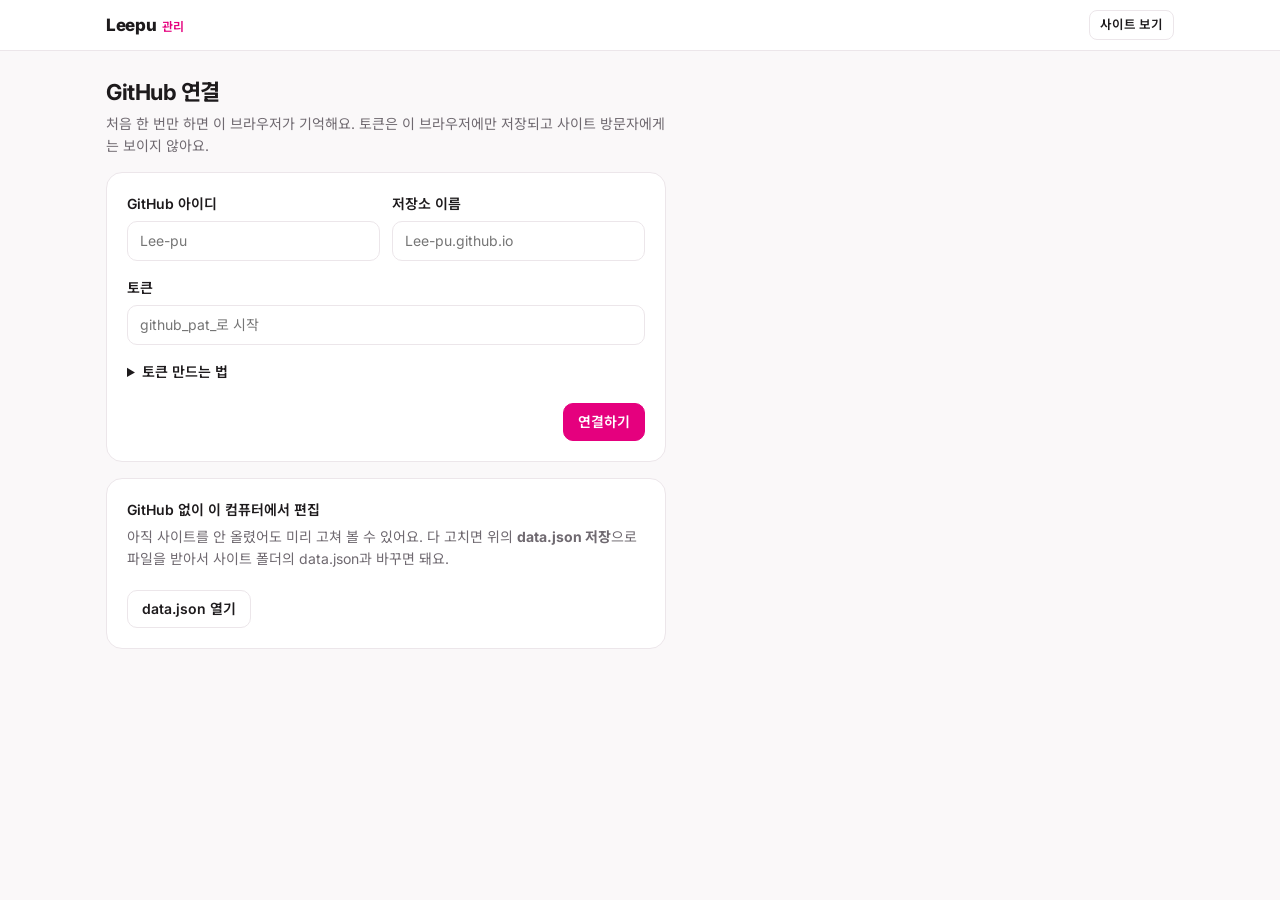
<file: admin.html>
<!doctype html>
<html lang="ko">
<head>
<meta charset="utf-8">
<meta name="viewport" content="width=device-width, initial-scale=1, viewport-fit=cover">
<meta name="robots" content="noindex">
<title>Leepu 관리</title>
<link rel="icon" type="image/svg+xml" href="assets/admin-icon.svg">
<link rel="apple-touch-icon" href="assets/admin-icon.svg">
<link rel="preconnect" href="https://fonts.googleapis.com">
<link rel="preconnect" href="https://fonts.gstatic.com" crossorigin>
<link href="https://fonts.googleapis.com/css2?family=Inter:wght@400;500;600;700;800&family=Noto+Sans+KR:wght@400;500;700;800&display=swap" rel="stylesheet">
<style>
:root {
  --accent: #E5007E;
  --accent-ink: #ffffff;
  --bg: #faf8f9;
  --surface: #ffffff;
  --fg: #1d1a1c;
  --muted: #6f6970;
  --line: #ece6ea;
  --chip: #f3eef1;
  --ok-bg: #e4f6ec;
  --ok-fg: #17663f;
  --warn-bg: #fff3dc;
  --warn-fg: #8a5a00;
  --bad-bg: #fde8ea;
  --bad-fg: #b3261e;
  --font: "Inter","Noto Sans KR",system-ui,-apple-system,"Apple SD Gothic Neo","Malgun Gothic",sans-serif;
  color-scheme: light
}
@media (prefers-color-scheme:dark) {
  :root:not([data-theme=light]) {
    --bg: #141113;
    --surface: #1d191c;
    --fg: #f2edf0;
    --muted: #a39aa1;
    --line: #2e282c;
    --chip: #2a2428;
    --ok-bg: #143323;
    --ok-fg: #8fe0b2;
    --warn-bg: #3a2c10;
    --warn-fg: #f3c56b;
    --bad-bg: #3d1719;
    --bad-fg: #ff9d95;
    color-scheme: dark
  }
}
:root[data-theme=dark] {
  --bg: #141113;
  --surface: #1d191c;
  --fg: #f2edf0;
  --muted: #a39aa1;
  --line: #2e282c;
  --chip: #2a2428;
  --ok-bg: #143323;
  --ok-fg: #8fe0b2;
  --warn-bg: #3a2c10;
  --warn-fg: #f3c56b;
  --bad-bg: #3d1719;
  --bad-fg: #ff9d95;
  color-scheme: dark
}
* {
  box-sizing: border-box
}
body {
  margin: 0;
  background: var(--bg);
  color: var(--fg);
  font: 14px/1.55 var(--font)
}
img {
  max-width: 100%;
  display: block
}
a {
  color: inherit
}
button,
input,
select,
textarea {
  font: inherit;
  color: inherit
}
:focus-visible {
  outline: 2px solid var(--accent);
  outline-offset: 2px
}
[hidden] {
  display: none!important
}
.wrap {
  max-width: 1100px;
  margin: 0 auto;
  padding-left: max(16px,env(safe-area-inset-left,0px));
  padding-right: max(16px,env(safe-area-inset-right,0px))
}
header {
  position: sticky;
  top: env(safe-area-inset-top,0);
  z-index: 5;
  background: var(--surface);
  border-bottom: 1px solid var(--line)
}
body::before {
  content: "";
  position: fixed;
  inset: 0 0 auto;
  height: env(safe-area-inset-top,0);
  z-index: 10;
  background: var(--surface)
}
header .wrap {
  display: flex;
  align-items: center;
  gap: 16px;
  flex-wrap: wrap;
  padding-block: 10px
}
.brand {
  font-weight: 800;
  font-size: 17px;
  letter-spacing: -.02em
}
.brand small {
  font-weight: 600;
  font-size: 12px;
  color: var(--accent);
  margin-left: 6px
}
.tabs {
  display: flex;
  gap: 4px
}
.tab {
  appearance: none;
  border: 0;
  background: 0 0;
  padding: 8px 12px;
  border-radius: 8px;
  font-weight: 600;
  color: var(--muted);
  cursor: pointer
}
.tab[aria-selected=true] {
  background: var(--chip);
  color: var(--fg)
}
.right {
  margin-left: auto;
  display: flex;
  gap: 8px;
  align-items: center
}
main.wrap {
  padding-block: 24px 80px
}
h1 {
  font-size: 22px;
  margin: 0;
  letter-spacing: -.02em
}
.head {
  display: flex;
  gap: 12px;
  align-items: center;
  flex-wrap: wrap;
  margin-bottom: 16px
}
.sub {
  color: var(--muted);
  margin: 4px 0 0
}
.btn {
  appearance: none;
  display: inline-flex;
  gap: 6px;
  align-items: center;
  justify-content: center;
  height: 38px;
  padding: 0 14px;
  border-radius: 10px;
  border: 1px solid var(--line);
  background: var(--surface);
  font-weight: 600;
  cursor: pointer;
  text-decoration: none;
  white-space: nowrap
}
.btn:hover {
  border-color: var(--accent)
}
.btn.primary {
  background: var(--accent);
  border-color: var(--accent);
  color: var(--accent-ink)
}
.btn.danger {
  color: var(--bad-fg)
}
.btn.sm {
  height: 30px;
  padding: 0 10px;
  font-size: 12.5px;
  border-radius: 8px
}
.btn:disabled {
  opacity: .5;
  cursor: wait
}
.field {
  width: 100%;
  min-height: 40px;
  padding: 8px 12px;
  border-radius: 10px;
  border: 1px solid var(--line);
  background: var(--surface)
}
textarea.field {
  resize: vertical
}
.lbl,
label.lbl {
  display: block;
  font-weight: 600;
  margin-bottom: 6px
}
.hint {
  font-size: 12px;
  color: var(--muted);
  margin-top: 4px
}
.stack {
  display: grid;
  gap: 16px
}
.two {
  display: grid;
  grid-template-columns: 1fr 1fr;
  gap: 12px
}
@media (max-width:560px) {
  .two {
    grid-template-columns: 1fr
  }
}
.search {
  max-width: 280px
}
.panel {
  background: var(--surface);
  border: 1px solid var(--line);
  border-radius: 16px;
  padding: 20px
}
.list {
  display: grid;
  gap: 8px
}
.row {
  display: grid;
  grid-template-columns: 96px 1fr auto;
  gap: 14px;
  align-items: center;
  background: var(--surface);
  border: 1px solid var(--line);
  border-radius: 12px;
  padding: 8px
}
.row .th {
  width: 96px;
  aspect-ratio: 16/9;
  max-width: 100%;
  border-radius: 8px;
  overflow: hidden;
  background: var(--chip)
}
.row .th img {
  width: 100%;
  height: 100%;
  object-fit: cover
}
.row .t {
  font-weight: 600;
  overflow: hidden;
  text-overflow: ellipsis;
  white-space: nowrap
}
.row .m {
  font-size: 12px;
  color: var(--muted);
  display: flex;
  gap: 6px;
  flex-wrap: wrap;
  align-items: center;
  margin-top: 2px
}
.row .acts {
  display: flex;
  gap: 6px
}
.row.sel {
  grid-template-columns: auto 96px 1fr auto
}
@media (max-width:560px) {
  .row {
    grid-template-columns: 72px 1fr
  }
  .row.sel {
    grid-template-columns: auto 72px 1fr
  }
  .row .th {
    width: 72px
  }
  .row .acts {
    grid-column: 1/-1;
    justify-content: flex-end
  }
}
.min0 {
  min-width: 0
}
.pill {
  font-size: 11px;
  font-weight: 600;
  padding: 1px 8px;
  border-radius: 999px;
  background: var(--chip);
  color: var(--fg)
}
.pill.ok {
  background: var(--ok-bg);
  color: var(--ok-fg)
}
.pill.warn {
  background: var(--warn-bg);
  color: var(--warn-fg)
}
.pill.bad {
  background: var(--bad-bg);
  color: var(--bad-fg)
}
.cat {
  color: var(--accent);
  font-weight: 700;
  font-size: 11px;
  letter-spacing: .03em
}
.chips {
  display: flex;
  flex-wrap: wrap;
  gap: 6px
}
.chip {
  appearance: none;
  border: 1px solid var(--line);
  background: var(--surface);
  padding: 4px 12px;
  border-radius: 999px;
  font-size: 12.5px;
  cursor: pointer;
  color: var(--muted)
}
.chip[aria-pressed=true] {
  background: var(--accent);
  border-color: var(--accent);
  color: var(--accent-ink)
}
.tag {
  display: inline-flex;
  gap: 6px;
  align-items: center;
  font-size: 12.5px;
  padding: 3px 6px 3px 10px;
  border-radius: 999px;
  background: var(--chip)
}
.tag button {
  border: 0;
  background: 0 0;
  cursor: pointer;
  color: var(--muted);
  padding: 0 2px
}
.inline {
  display: flex;
  gap: 8px
}
.inline .field {
  flex: 1;
  min-width: 0
}
.thumbs {
  display: flex;
  flex-wrap: wrap;
  gap: 8px
}
.thumbs .one {
  position: relative;
  width: 96px;
  height: 64px;
  border-radius: 8px;
  overflow: hidden;
  background: var(--chip)
}
.thumbs .one img {
  width: 100%;
  height: 100%;
  object-fit: cover
}
.thumbs .one button {
  position: absolute;
  top: 3px;
  right: 3px;
  width: 20px;
  height: 20px;
  border-radius: 50%;
  border: 0;
  background: rgba(0,0,0,.65);
  color: #fff;
  cursor: pointer;
  font-size: 12px;
  line-height: 1
}
.thumbs .one[data-star] {
  cursor: pointer
}
.thumbs .one .st {
  left: 3px;
  right: auto;
  font-size: 11px;
  color: rgba(255,255,255,.75)
}
.thumbs .one.star {
  outline: 2px solid var(--accent,#ff3d8b);
  outline-offset: 2px
}
.thumbs .one.star .st {
  color: #fff;
  background: var(--accent,#ff3d8b)
}
.thumbs .one .note {
  position: absolute;
  left: 0;
  right: 0;
  bottom: 0;
  padding: 2px 4px;
  background: rgba(0,0,0,.6);
  color: #fff;
  font-size: 10px;
  text-align: center
}
.vid {
  display: flex;
  gap: 8px;
  align-items: center;
  font-size: 12.5px;
  background: var(--chip);
  padding: 6px 10px;
  border-radius: 8px
}
.vid span {
  flex: 1;
  min-width: 0;
  overflow: hidden;
  text-overflow: ellipsis;
  white-space: nowrap
}
.switch {
  display: inline-flex;
  gap: 10px;
  align-items: center;
  cursor: pointer;
  font-weight: 600
}
.switch input {
  width: 18px;
  height: 18px;
  accent-color: var(--accent)
}
dialog {
  border: 0;
  padding: 0;
  border-radius: 18px;
  width: min(640px,calc(100vw - 24px));
  max-height: calc(100vh - 32px);
  background: var(--surface);
  color: var(--fg);
  box-shadow: 0 30px 80px -20px rgba(0,0,0,.5)
}
dialog::backdrop {
  background: rgba(10,5,8,.55)
}
.dlg {
  padding: 22px;
  display: grid;
  gap: 16px
}
.dlg h2 {
  margin: 0;
  font-size: 18px
}
.foot {
  display: flex;
  justify-content: flex-end;
  gap: 8px;
  padding-top: 4px
}
.toast {
  position: fixed;
  left: 50%;
  bottom: calc(20px + env(safe-area-inset-bottom,0px));
  transform: translateX(-50%);
  z-index: 50;
  background: var(--fg);
  color: var(--bg);
  padding: 10px 16px;
  border-radius: 12px;
  font-size: 13px;
  max-width: calc(100vw - 32px);
  box-shadow: 0 10px 30px -10px rgba(0,0,0,.4)
}
.toast.bad {
  background: var(--bad-fg);
  color: #fff
}
.busy {
  width: auto;
  background: 0 0;
  box-shadow: none;
  overflow: visible
}
.busy::backdrop {
  background: color-mix(in srgb,var(--bg) 55%,transparent)
}
.busy div {
  background: var(--surface);
  border: 1px solid var(--line);
  padding: 16px 20px;
  border-radius: 14px;
  font-weight: 600;
  box-shadow: 0 10px 30px -10px rgba(0,0,0,.3)
}
.empty {
  color: var(--muted);
  text-align: center;
  padding: 40px 0
}
ol.steps {
  margin: 0;
  padding-left: 20px;
  display: grid;
  gap: 6px;
  color: var(--muted)
}
ol.steps b {
  color: var(--fg)
}
.am-bar {
  position: sticky;
  top: 58px;
  z-index: 4;
  display: flex;
  align-items: center;
  gap: 10px;
  flex-wrap: wrap;
  margin: 4px 0 14px;
  padding: 10px 12px;
  border: 1px solid var(--line);
  border-radius: 14px;
  background: var(--surface)
}
.am-sec summary {
  cursor: pointer;
  list-style: none
}
.am-sec summary::-webkit-details-marker {
  display: none
}
.am-sec summary h2 {
  display: inline;
  margin: 0;
  font-size: 16px
}
.am-sec summary::after {
  content: "+";
  float: right;
  color: var(--accent);
  font-weight: 700
}
.am-sec[open] summary::after {
  content: "−"
}
.am-card {
  display: grid;
  grid-template-columns: 140px minmax(0,1fr);
  gap: 14px;
  padding: 14px;
  border: 1px solid var(--line);
  border-radius: 14px;
  background: var(--bg)
}
.am-card.one-col {
  grid-template-columns: minmax(0,1fr);
  gap: 10px
}
.am-card.sub {
  background: var(--surface)
}
.am-media {
  display: flex;
  flex-direction: column;
  gap: 8px
}
.am-th {
  aspect-ratio: 1/1;
  border-radius: 12px;
  overflow: hidden;
  background: var(--chip)
}
.am-th.round {
  border-radius: 50%
}
.am-th img,
.am-th video {
  width: 100%;
  height: 100%;
  object-fit: cover
}
.am-item {
  display: grid;
  grid-template-columns: minmax(0,1fr) 96px 110px auto auto;
  gap: 6px;
  align-items: center
}
.am-filter {
  display: flex;
  align-items: center;
  gap: 10px;
  flex-wrap: wrap
}
.am-foot {
  display: flex;
  justify-content: flex-end;
  align-items: center;
  gap: 8px
}
.am-ord {
  display: inline-flex;
  gap: 4px
}
@media (max-width:640px) {
  .am-card {
    grid-template-columns: minmax(0,1fr)
  }
  .am-media {
    flex-direction: row;
    align-items: center
  }
  .am-th {
    width: 96px
  }
  .am-item {
    grid-template-columns: 1fr 1fr;
    padding-bottom: 8px;
    border-bottom: 1px dashed var(--line)
  }
  .am-item > :first-child {
    grid-column: 1/-1
  }
}
</style>
</head>
<body>
<header><div class="wrap">
  <span class="brand" id="brand">Leepu<small>관리</small></span>
  <nav class="tabs" role="tablist" id="tabs" hidden>
    <button class="tab" role="tab" data-tab="works">작업물</button>
    <button class="tab" role="tab" data-tab="items">아이템</button>
    <button class="tab" role="tab" data-tab="artmug">아트머그</button>
    <button class="tab" role="tab" data-tab="settings">설정</button>
  </nav>
  <div class="right"><span class="pill warn" id="h-dirty" hidden>저장 안 한 변경 있음</span><button class="btn sm primary" id="h-export" hidden>data.json 저장</button><button class="btn sm" id="h-view">사이트 보기</button></div>
</div></header>
<main class="wrap" id="page"></main>
<dialog id="dlg"></dialog>
<dialog class="busy" id="busy"><div id="busy-t">저장하는 중…</div></dialog>

<script>
(() => {
  "use strict";
  const $ = id => document.getElementById(id);
  const esc = s => String(s ?? "").replace(/[&<>"']/g, (c => ({
    "&": "&amp;",
    "<": "&lt;",
    ">": "&gt;",
    '"': "&quot;",
    "'": "&#39;"
  }[c])));
  const list = v => (Array.isArray(v) ? v : String(v || "").split(",")).map((x => String(x).trim())).filter(Boolean);
  const ko = (a, b) => a.localeCompare(b, "ko");
  const uid = () => Math.random().toString(16).slice(2, 12);
  const today = () => {
    const d = new Date;
    return new Date(d - d.getTimezoneOffset() * 6e4).toISOString().slice(0, 10);
  };
  const ytId = u => ((u || "").match(/(?:youtube\.com\/(?:watch\?v=|shorts\/|embed\/|live\/)|youtu\.be\/)([\w-]{6,})/) || [])[1] || "";
  const boothId = u => /booth\.pm/i.test(u || "") && (u.match(/\/items\/(\d+)/) || [])[1] || "";
  const KEY = "leepu-admin";
  const store = {
    get() {
      try {
        return JSON.parse(localStorage.getItem(KEY)) || null;
      } catch (e) {
        return null;
      }
    },
    set(v) {
      try {
        localStorage.setItem(KEY, JSON.stringify(v));
      } catch (e) {}
    },
    clear() {
      try {
        localStorage.removeItem(KEY);
      } catch (e) {}
    }
  };
  function guess() {
    const h = location.hostname.match(/^([\w-]+)\.github\.io$/i), seg = location.pathname.split("/").filter(Boolean)[0];
    if (!h) return {
      owner: "",
      repo: "",
      branch: "main",
      token: ""
    };
    return {
      owner: h[1],
      repo: seg && !seg.endsWith(".html") ? seg : `${h[1]}.github.io`,
      branch: "main",
      token: ""
    };
  }
  let C = store.get() || guess();
  {
    const g = guess();
    if (C.owner && g.owner && C.owner.toLowerCase() === g.owner.toLowerCase() && g.repo.toLowerCase() === `${g.owner}.github.io`.toLowerCase() && C.repo !== g.repo && /^leepu$/i.test(C.repo)) {
      C = {
        ...C,
        repo: g.repo
      };
      store.set(C);
    }
  }
  let D = null, tab = "works", F = {}, UP = {}, PREV = {}, LOCAL = false, DIRTY = false;
  const SEL = new Set;
  const LKEY = "leepu-local-data";
  const W = {
    q: "",
    cat: ""
  }, I = {
    q: "",
    cat: "",
    av: ""
  };
  const R = () => `/repos/${C.owner}/${C.repo}`;
  async function api(path, opt = {}) {
    const headers = {
      Authorization: `Bearer ${C.token}`,
      Accept: opt.accept || "application/vnd.github+json",
      "X-GitHub-Api-Version": "2022-11-28"
    };
    if (opt.body) headers["Content-Type"] = "application/json";
    const r = await fetch("https://api.github.com" + path, {
      method: opt.method || "GET",
      headers: headers,
      body: opt.body ? JSON.stringify(opt.body) : undefined,
      cache: "no-store"
    });
    if (!r.ok) {
      let m = "";
      try {
        m = (await r.json()).message || "";
      } catch (e) {}
      const e = new Error(r.status === 401 ? "토큰이 맞지 않거나 만료됐어요. 설정에서 다시 연결해 주세요." : r.status === 403 ? "토큰에 이 저장소를 고칠 권한이 없어요 (Contents: Read and write 필요)." : r.status === 404 ? "저장소나 파일을 찾지 못했어요. 아이디·저장소 이름과 토큰의 저장소 선택을 확인해 주세요." : `GitHub 오류 ${r.status}: ${m}`);
      e.status = r.status;
      throw e;
    }
    return opt.raw ? r.text() : r.status === 204 ? null : r.json();
  }
  const headSha = async () => (await api(`${R()}/git/ref/heads/${C.branch}`)).object.sha;
  const readData = async ref => JSON.parse(await api(`${R()}/contents/data.json?ref=${ref}`, {
    accept: "application/vnd.github.raw",
    raw: true
  }));
  function normalize(d) {
    d.site = d.site || {};
    d.works = d.works || [];
    d.items = d.items || [];
    [ ...d.works, ...d.items ].forEach((x => {
      if (!x.id) x.id = uid();
    }));
    return d;
  }
  async function commit(message, op, files = []) {
    if (LOCAL) {
      op(D);
      localSave();
      return true;
    }
    busy("파일 올리는 중…");
    try {
      const blobs = [];
      for (const f of files) {
        const b = await api(`${R()}/git/blobs`, {
          method: "POST",
          body: {
            content: f.b64,
            encoding: "base64"
          }
        });
        blobs.push({
          path: f.path,
          mode: "100644",
          type: "blob",
          sha: b.sha
        });
      }
      busy("저장하는 중…");
      for (let a = 0; a < 4; a++) {
        const head = await headSha();
        const c = await api(`${R()}/git/commits/${head}`);
        const data = normalize(await readData(head));
        op(data);
        const tree = await api(`${R()}/git/trees`, {
          method: "POST",
          body: {
            base_tree: c.tree.sha,
            tree: [ ...blobs, {
              path: "data.json",
              mode: "100644",
              type: "blob",
              content: JSON.stringify(data, null, 1) + "\n"
            } ]
          }
        });
        const nc = await api(`${R()}/git/commits`, {
          method: "POST",
          body: {
            message: message,
            tree: tree.sha,
            parents: [ head ]
          }
        });
        try {
          await api(`${R()}/git/refs/heads/${C.branch}`, {
            method: "PATCH",
            body: {
              sha: nc.sha,
              force: false
            }
          });
          D = data;
          return true;
        } catch (e) {
          if (e.status !== 422) throw e;
        }
      }
      throw new Error("다른 저장과 겹쳤어요. 잠시 후 다시 눌러 주세요.");
    } finally {
      busy(false);
    }
  }
  function busy(t) {
    const b = $("busy");
    if (t) {
      $("busy-t").textContent = t;
      if (!b.open) b.showModal();
    } else if (b.open) b.close();
  }
  $("busy").addEventListener("cancel", (e => e.preventDefault()));
  function toast(m, bad) {
    const t = document.createElement("div");
    t.className = "toast" + (bad ? " bad" : "");
    t.textContent = m;
    document.body.appendChild(t);
    setTimeout((() => t.remove()), bad ? 6e3 : 3500);
  }
  const guard = fn => async (...a) => {
    try {
      return await fn(...a);
    } catch (e) {
      console.error(e);
      busy(false);
      toast(e.message || String(e), true);
    }
  };
  const src = p => PREV[p] || p || "";
  const imgTag = p => p ? `<img src="${esc(src(p))}" alt="" loading="lazy" data-raw="${esc(/^(https?:|data:)/.test(p) || LOCAL || !C.owner ? "" : `https://raw.githubusercontent.com/${C.owner}/${C.repo}/${C.branch}/${p}`)}" onerror="if(this.dataset.raw&&this.src!==this.dataset.raw){this.src=this.dataset.raw}else{this.style.visibility='hidden'}">` : "";
  function ask(msg, yes = "삭제") {
    return new Promise((res => {
      $("dlg").innerHTML = `<div class="dlg"><p style="margin:0">${esc(msg)}</p><div class="foot"><button class="btn" data-a="n">취소</button><button class="btn primary" data-a="y">${esc(yes)}</button></div></div>`;
      $("dlg").onclick = e => {
        const a = e.target.dataset.a;
        if (a || e.target === $("dlg")) {
          $("dlg").close();
          $("dlg").onclick = null;
          res(a === "y");
        }
      };
      $("dlg").showModal();
    }));
  }
  function openDlg(html) {
    $("dlg").onclick = e => {
      if (e.target === $("dlg")) $("dlg").close();
    };
    $("dlg").innerHTML = html;
    $("dlg").showModal();
  }
  async function prepFile(file, kind) {
    const ext = (file.name.match(/\.(\w{1,5})$/) || [ , "bin" ])[1].toLowerCase();
    let blob = file, outExt = ext;
    if (kind === "img" && ext !== "gif" && file.type.startsWith("image/")) {
      try {
        const bmp = await createImageBitmap(file), s = Math.min(1, 2400 / Math.max(bmp.width, bmp.height));
        const cv = document.createElement("canvas");
        cv.width = Math.round(bmp.width * s);
        cv.height = Math.round(bmp.height * s);
        cv.getContext("2d").drawImage(bmp, 0, 0, cv.width, cv.height);
        const webp = await new Promise((r => cv.toBlob(r, "image/webp", .86)));
        if (webp && webp.type === "image/webp" && webp.size < file.size) {
          blob = webp;
          outExt = "webp";
        }
      } catch (e) {}
    }
    if (kind === "video" && blob.size > 50 * 1048576) throw new Error(`${file.name}은(는) 50MB가 넘어서 여기서 올릴 수 없어요. YouTube에 올리고 주소를 넣어 주세요.`);
    const b64 = await new Promise(((res, rej) => {
      const r = new FileReader;
      r.onload = () => res(String(r.result).split(",")[1]);
      r.onerror = () => rej(new Error("파일을 읽지 못했어요"));
      r.readAsDataURL(blob);
    }));
    if (LOCAL) return `data:${blob.type || (kind === "video" ? "video/mp4" : "image/" + outExt)};base64,${b64}`;
    const path = `assets/${kind}/${Date.now().toString(36)}${uid().slice(0, 4)}.${outExt}`;
    UP[path] = b64;
    PREV[path] = URL.createObjectURL(blob);
    return path;
  }
  const filesFor = paths => paths.filter((p => UP[p])).map((p => ({
    path: p,
    b64: UP[p]
  })));
  function connectView(err) {
    $("tabs").hidden = true;
    $("page").innerHTML = `<div class="stack" style="max-width:560px">\n    <div><h1>GitHub 연결</h1><p class="sub">처음 한 번만 하면 이 브라우저가 기억해요. 토큰은 이 브라우저에만 저장되고 사이트 방문자에게는 보이지 않아요.</p></div>\n    ${err ? `<p class="pill bad" style="padding:8px 12px;border-radius:10px;font-size:13px">${esc(err)}</p>` : ""}\n    <div class="panel stack">\n      <div class="two">\n        <div><label class="lbl" for="c-owner">GitHub 아이디</label><input id="c-owner" class="field" value="${esc(C.owner)}" placeholder="Lee-pu"></div>\n        <div><label class="lbl" for="c-repo">저장소 이름</label><input id="c-repo" class="field" value="${esc(C.repo)}" placeholder="Lee-pu.github.io"></div>\n      </div>\n      <div><label class="lbl" for="c-token">토큰</label><input id="c-token" class="field" type="password" value="${esc(C.token)}" placeholder="github_pat_로 시작" autocomplete="off"></div>\n      <details><summary style="cursor:pointer;font-weight:600">토큰 만드는 법</summary>\n        <ol class="steps" style="margin-top:10px">\n          <li><a href="https://github.com/settings/personal-access-tokens/new" target="_blank" rel="noopener"><b>GitHub 토큰 만들기 화면</b></a> 열기</li>\n          <li><b>Token name</b>: 아무 이름 (예: 포트폴리오 관리) · <b>Expiration</b>: 원하는 기간 (최대 1년)</li>\n          <li><b>Repository access</b> → <b>Only select repositories</b> → 사이트 저장소 하나만 선택</li>\n          <li><b>Permissions → Repository permissions → Contents</b>를 <b>Read and write</b>로</li>\n          <li>맨 아래 <b>Generate token</b> → 나온 값을 복사해서 위 칸에 붙여넣기</li>\n        </ol></details>\n      <div class="foot"><button class="btn primary" id="c-go">연결하기</button></div>\n    </div>\n    <div class="panel stack">\n      <div><span class="lbl">GitHub 없이 이 컴퓨터에서 편집</span><p class="sub" style="margin:0">아직 사이트를 안 올렸어도 미리 고쳐 볼 수 있어요. 다 고치면 위의 <b>data.json 저장</b>으로 파일을 받아서 사이트 폴더의 data.json과 바꾸면 돼요.</p></div>\n      <div class="foot" style="justify-content:flex-start;flex-wrap:wrap">${window.SITE_DATA ? `<button class="btn" id="c-local">이 파일의 내용으로 시작</button>` : ""}<label class="btn" for="c-json">data.json 열기</label><input id="c-json" type="file" accept=".json,application/json" hidden></div>\n    </div></div>`;
    if ($("c-local")) $("c-local").onclick = () => startLocal(JSON.parse(JSON.stringify(window.SITE_DATA)));
    $("c-json").onchange = guard((async () => {
      const f = $("c-json").files[0];
      if (!f) return;
      startLocal(JSON.parse(await f.text()));
    }));
    $("c-go").onclick = guard((async () => {
      C = {
        owner: $("c-owner").value.trim(),
        repo: $("c-repo").value.trim(),
        branch: C.branch || "main",
        token: $("c-token").value.trim()
      };
      if (!C.owner || !C.repo || !C.token) return toast("세 칸을 모두 채워 주세요", true);
      busy("연결하는 중…");
      try {
        const r = await api(R());
        if (r.permissions && !r.permissions.push) throw new Error("토큰에 쓰기 권한이 없어요. Contents를 Read and write로 해 주세요.");
        C.branch = r.default_branch || "main";
        store.set(C);
      } finally {
        busy(false);
      }
      await boot();
    }));
  }
  function localSave() {
    DIRTY = true;
    markDirty();
    try {
      localStorage.setItem(LKEY, JSON.stringify(D));
    } catch (e) {
      if (!localSave.warned) {
        localSave.warned = true;
        toast("사진이 많아 브라우저에 임시 저장을 못 했어요. 창을 닫기 전에 data.json 저장을 눌러 주세요.", true);
      }
    }
  }
  function markDirty() {
    $("h-dirty").hidden = !(LOCAL && DIRTY);
  }
  function startLocal(data, restored) {
    LOCAL = true;
    C = {
      ...C,
      token: ""
    };
    D = normalize(data);
    $("h-export").hidden = false;
    $("tabs").hidden = false;
    if (restored) toast("전에 편집하던 내용을 불러왔어요. 처음 상태로 되돌리려면 설정 탭 맨 아래를 보세요.");
    show(location.hash.slice(1) || tab);
  }
  function exportData() {
    const a = document.createElement("a");
    a.href = URL.createObjectURL(new Blob([ JSON.stringify(D, null, 1) + "\n" ], {
      type: "application/json"
    }));
    a.download = "data.json";
    document.body.appendChild(a);
    a.click();
    a.remove();
    DIRTY = false;
    markDirty();
    toast("data.json을 받았어요. 사이트 폴더의 data.json과 바꾸세요.");
  }
  function viewSite() {
    if (!LOCAL) return window.open("./", "_blank", "noopener");
    if (!window.PUBLIC_HTML) return toast("미리보기 화면이 이 파일에 들어 있지 않아요", true);
    const html = window.PUBLIC_HTML.replace("<script>\n(() => {", "<script>window.SITE_DATA=" + JSON.stringify(D).replace(/<\//g, "<\\/") + ";<\/script>\n<script>\n(() => {");
    window.open(URL.createObjectURL(new Blob([ html ], {
      type: "text/html"
    })), "_blank");
  }
  $("h-export").onclick = exportData;
  $("h-view").onclick = viewSite;
  window.addEventListener("beforeunload", (e => {
    if (LOCAL && DIRTY || typeof AMDIRTY !== "undefined" && AMDIRTY) {
      e.preventDefault();
      e.returnValue = "";
    }
  }));
  async function boot() {
    if (!C.token && window.SITE_DATA) {
      let saved = null;
      try {
        saved = JSON.parse(localStorage.getItem(LKEY) || "null");
      } catch (e) {}
      if (saved && saved.items) return startLocal(saved, true);
      if (location.protocol === "file:") return startLocal(JSON.parse(JSON.stringify(window.SITE_DATA)));
    }
    if (!C.token) return connectView();
    busy("불러오는 중…");
    try {
      const r = await api(R());
      if (r.name && (r.name !== C.repo || r.owner?.login !== C.owner)) {
        C = {
          ...C,
          repo: r.name,
          owner: r.owner?.login || C.owner
        };
        store.set(C);
      }
    } catch (e) {}
    try {
      D = normalize(await readData(await headSha()));
    } catch (e) {
      busy(false);
      return connectView(e.message);
    }
    busy(false);
    $("tabs").hidden = false;
    show(location.hash.slice(1) || tab);
  }
  function show(t) {
    tab = [ "works", "items", "artmug", "settings" ].includes(t) ? t : "works";
    document.querySelectorAll(".tab").forEach((b => b.setAttribute("aria-selected", b.dataset.tab === tab)));
    $("brand").innerHTML = `${esc(D.site.name || "사이트")}<small>관리</small>`;
    if (/^#[0-9a-f]{6}$/i.test(D.site.accent_color || "")) document.documentElement.style.setProperty("--accent", D.site.accent_color);
    $("page").oninput = $("page").onchange = $("page").onclick = null;
    ({
      works: worksView,
      items: itemsView,
      artmug: artmugView,
      settings: settingsView
    })[tab]();
  }
  $("tabs").onclick = e => {
    const b = e.target.closest("[data-tab]");
    if (b) {
      location.hash = b.dataset.tab;
    }
  };
  window.addEventListener("hashchange", (() => D && show(location.hash.slice(1))));
  const reload = guard((async () => {
    if (LOCAL) return show(tab);
    busy("새로 불러오는 중…");
    try {
      D = normalize(await readData(await headSha()));
    } finally {
      busy(false);
    }
    show(tab);
  }));
  const savedMsg = () => LOCAL ? "반영했어요. 다 고친 뒤 위의 data.json 저장을 눌러 주세요." : "저장했어요. 1~2분 뒤 사이트에 반영돼요.";
  function worksView() {
    const q = W.q.toLowerCase(), catsOf = w => list(w.category).map((c => c.toUpperCase()));
    const all = [ ...D.works ].sort(((a, b) => String(b.date || "").localeCompare(String(a.date || ""))));
    const ORDER = [ "CINEMACHINE", "3D", "DESIGN", "BOOTH", "EDIT", "ETC" ];
    const cats = [ ...new Set(all.flatMap(catsOf)) ].sort(((a, b) => (ORDER.indexOf(a) + 1 || 99) - (ORDER.indexOf(b) + 1 || 99) || a.localeCompare(b)));
    if (W.cat && !cats.includes(W.cat)) W.cat = "";
    const rows = all.filter((w => (!q || (w.title || "").toLowerCase().includes(q)) && (!W.cat || catsOf(w).includes(W.cat))));
    $("page").innerHTML = `\n    <div class="head"><div class="min0"><h1>작업물 <span class="sub" style="font-size:14px">${D.works.length}개</span></h1></div>\n      <div class="right"><input id="w-q" class="field search" type="search" placeholder="제목 검색" aria-label="제목 검색" value="${esc(W.q)}"><button class="btn primary" id="w-add">+ 작업물 추가</button></div></div>\n    <div class="chips" id="w-cats" style="margin:4px 0 14px">${[ "", ...cats ].map((c => `<button class="chip" data-wcat="${esc(c)}" aria-pressed="${W.cat === c}">${c ? esc(c) : "전체"} <span style="opacity:.6">${c ? all.filter((w => catsOf(w).includes(c))).length : all.length}</span></button>`)).join("")}</div>\n    <div class="list">${rows.length ? rows.map((w => `\n      <div class="row"><div class="th">${imgTag(w.thumbnail)}</div>\n        <div class="min0"><div class="t">${esc(w.title)}</div>\n          <div class="m">${list(w.category).map((c => `<span class="cat">${esc(c)}</span>`)).join("")}<span>${esc(w.date || "")}</span>\n            ${w.public === false ? `<span class="pill">비공개</span>` : ""}${(w.video_urls || []).length ? `<span class="pill">영상 ${w.video_urls.length}</span>` : ""}${(w.images || []).length ? `<span class="pill">이미지 ${w.images.length}</span>` : ""}</div></div>\n        <div class="acts"><button class="btn sm" data-edit="${w.id}">수정</button><button class="btn sm danger" data-del="${w.id}">삭제</button></div></div>`)).join("") : `<p class="empty">작업물이 없어요</p>`}</div>`;
    $("w-q").oninput = e => {
      W.q = e.target.value;
      const pos = e.target.selectionStart;
      worksView();
      $("w-q").focus();
      $("w-q").setSelectionRange(pos, pos);
    };
    $("w-add").onclick = () => workForm();
    $("page").onclick = guard((async e => {
      const wc = e.target.closest("[data-wcat]");
      if (wc) {
        W.cat = wc.dataset.wcat;
        return worksView();
      }
      const ed = e.target.closest("[data-edit]"), dl = e.target.closest("[data-del]");
      if (ed) workForm(ed.dataset.edit);
      if (dl) {
        const w = D.works.find((x => x.id === dl.dataset.del));
        if (!await ask(`"${w.title}"을(를) 삭제할까요?`)) return;
        await commit(`작업물 삭제: ${w.title}`, (d => {
          d.works = d.works.filter((x => x.id !== w.id));
        }));
        toast(savedMsg());
        worksView();
      }
    }));
  }
  function splitTitle(t) {
    t = String(t || "").trim();
    const m = t.match(/^(.*님)\s+(.+)$/);
    if (!m) return {
      who: "",
      what: t
    };
    return {
      who: m[1].trim(),
      what: m[2].trim() || t
    };
  }
  const joinTitle = (what, who) => {
    who = who.replace(/\s*님$/, "").trim();
    return who ? `${who} 님 ${what}` : what;
  };
  const isAutoThumb = u => /i\.ytimg\.com\//.test(u || "");
  function workForm(id) {
    const w = id ? D.works.find((x => x.id === id)) : null;
    const sp = splitTitle(w?.title);
    UP = {};
    const imgs = [ ...w?.images || [] ], th = isAutoThumb(w?.thumbnail) ? "" : w?.thumbnail || "";
    F = {
      id: id,
      cats: list(w?.category),
      images: imgs,
      thumbnail: th,
      video_urls: [ ...w?.video_urls || [] ],
      link_url: w?.link_url || "",
      tags: [ ...w?.tags || [] ]
    };
    openDlg(`<div class="dlg">\n    <h2>${id ? "작업물 수정" : "작업물 추가"}</h2>\n    <div><label class="lbl" for="wf-title">제목</label><input id="wf-title" class="field" value="${esc(sp.what)}"></div>\n    <div><label class="lbl" for="wf-who">이름 <span class="hint" style="display:inline">(님은 자동으로 붙어요)</span></label><input id="wf-who" class="field" value="${esc(sp.who.replace(/\s*님$/, ""))}"></div>\n    <div><span class="lbl">카테고리 <span class="hint" style="display:inline">(복수 선택 가능)</span></span><div class="chips" id="wf-cats"></div>\n      <div class="inline" style="margin-top:8px"><input id="wf-newcat" class="field" placeholder="새 카테고리" aria-label="새 카테고리"><button class="btn sm" id="wf-addcat">추가</button></div></div>\n    <div class="two"><div><label class="lbl" for="wf-date">날짜</label><input id="wf-date" type="date" class="field" value="${esc(w?.date || today())}"></div>\n      <div><label class="lbl" for="wf-pub">공개</label><label class="switch" style="min-height:40px"><input id="wf-pub" type="checkbox" aria-label="공개" ${!w || w.public !== false ? "checked" : ""}></label></div></div>\n    <div><label class="lbl" for="wf-desc">설명</label><textarea id="wf-desc" class="field" rows="3">${esc(w?.description || "")}</textarea></div>\n    <div><span class="lbl">링크 <span class="hint" style="display:inline">(YouTube 또는 외부 링크)</span></span><div class="stack" style="gap:6px" id="wf-links"></div>\n      <div class="inline" style="margin-top:8px"><input id="wf-url" class="field" placeholder="https://" aria-label="링크 주소"><button class="btn sm" id="wf-addurl">추가</button><label class="btn sm" for="wf-vfile" title="영상 파일 직접 올리기 (50MB까지)">영상 파일</label><input id="wf-vfile" type="file" accept="video/mp4,video/webm,video/quicktime" hidden></div></div>\n    <div><span class="lbl">썸네일</span><div class="thumbs" id="wf-thumb"></div><input id="wf-tfile" type="file" accept="image/*" style="margin-top:8px">\n      <div class="hint">사이트 카드에 보이는 이미지예요. 비우면 YouTube 썸네일이나 첫 번째 사진을 써요.</div></div>\n    <div><span class="lbl">사진</span><div class="thumbs" id="wf-imgs"></div><input id="wf-ifile" type="file" accept="image/*" multiple style="margin-top:8px">\n      <div class="hint">팝업에 보이는 사진이에요.</div></div>\n    <div class="foot"><button class="btn" id="wf-cancel">취소</button><button class="btn primary" id="wf-save">${id ? "수정" : "등록"}</button></div></div>`);
    const parts = () => {
      const all = [ ...new Set([ ...D.works.flatMap((x => list(x.category))), ...F.cats ]) ].sort(ko);
      $("wf-cats").innerHTML = all.map((c => `<button class="chip" data-c="${esc(c)}" aria-pressed="${F.cats.includes(c)}">${esc(c)}</button>`)).join("") || `<span class="hint">아래에서 추가</span>`;
      $("wf-links").innerHTML = [ ...F.video_urls.map(((u, i) => `<div class="vid"><span class="min0" style="flex:1;overflow:hidden;text-overflow:ellipsis;white-space:nowrap">${ytId(u) ? "▶ YouTube · " : "🎞 영상 파일 · "}${esc(u)}</span><button class="btn sm" data-rv="${i}">빼기</button></div>`)), ...F.link_url ? [ `<div class="vid"><span class="min0" style="flex:1;overflow:hidden;text-overflow:ellipsis;white-space:nowrap">🔗 외부 링크 · ${esc(F.link_url)}</span><button class="btn sm" data-rl>빼기</button></div>` ] : [] ].join("");
      $("wf-thumb").innerHTML = F.thumbnail ? `<div class="one">${imgTag(F.thumbnail)}<button data-rt aria-label="썸네일 빼기">×</button></div>` : "";
      $("wf-imgs").innerHTML = F.images.map(((u, i) => `<div class="one">${imgTag(u)}<button data-ri="${i}" aria-label="사진 빼기">×</button></div>`)).join("");
    };
    parts();
    $("dlg").addEventListener("click", (function h(e) {
      if (!$("wf-cats")) return $("dlg").removeEventListener("click", h);
      const c = e.target.closest("[data-c]");
      if (c) {
        const v = c.dataset.c;
        F.cats = F.cats.includes(v) ? F.cats.filter((x => x !== v)) : [ ...F.cats, v ];
        parts();
      }
      const rv = e.target.closest("[data-rv]");
      if (rv) {
        F.video_urls.splice(+rv.dataset.rv, 1);
        parts();
      }
      if (e.target.closest("[data-rl]")) {
        F.link_url = "";
        parts();
      }
      const ri = e.target.closest("[data-ri]");
      if (ri) {
        F.images.splice(+ri.dataset.ri, 1);
        parts();
      }
      if (e.target.closest("[data-rt]")) {
        F.thumbnail = "";
        parts();
      }
    }));
    $("wf-addcat").onclick = () => {
      const v = $("wf-newcat").value.trim();
      if (v && !F.cats.includes(v)) F.cats.push(v);
      $("wf-newcat").value = "";
      parts();
    };
    $("wf-addurl").onclick = () => {
      const v = $("wf-url").value.trim();
      if (!/^https?:\/\//.test(v)) return toast("https:// 로 시작하는 주소를 넣어 주세요", true);
      if (ytId(v)) {
        if (!F.video_urls.includes(v)) F.video_urls.push(v);
      } else if (F.link_url && F.link_url !== v) return toast("외부 링크는 하나만 넣을 수 있어요. 기존 링크를 빼고 다시 추가해 주세요", true); else F.link_url = v;
      $("wf-url").value = "";
      parts();
    };
    $("wf-url").onkeydown = e => {
      if (e.key === "Enter") $("wf-addurl").click();
    };
    const pick = (input, kind, put) => guard((async () => {
      const fs = [ ...input.files ];
      input.value = "";
      busy("파일 준비하는 중…");
      try {
        for (const f of fs) put(await prepFile(f, kind));
      } finally {
        busy(false);
      }
      parts();
    }));
    $("wf-vfile").onchange = pick($("wf-vfile"), "video", (p => F.video_urls.push(p)));
    $("wf-ifile").onchange = pick($("wf-ifile"), "img", (p => F.images.push(p)));
    $("wf-tfile").onchange = pick($("wf-tfile"), "img", (p => {
      F.thumbnail = p;
    }));
    $("wf-cancel").onclick = () => $("dlg").close();
    $("wf-save").onclick = guard((async () => {
      const what = $("wf-title").value.trim(), who = $("wf-who").value.trim();
      if (!what) return toast("제목을 입력해 주세요", true);
      const title = w && what === sp.what && who === sp.who.replace(/\s*님$/, "") ? w.title : joinTitle(what, who);
      const row = {
        title: title,
        category: F.cats.join(", "),
        date: $("wf-date").value,
        description: $("wf-desc").value.trim(),
        thumbnail: F.thumbnail || F.images[0] || "",
        images: F.images,
        video_urls: F.video_urls,
        link_url: F.link_url,
        tags: F.tags,
        public: $("wf-pub").checked
      };
      if (!row.thumbnail) {
        const y = ytId(row.video_urls.find(ytId)) || ytId(row.link_url);
        row.thumbnail = y ? `https://i.ytimg.com/vi/${y}/hqdefault.jpg` : "";
      }
      const fid = F.id || uid();
      await commit(`작업물 ${F.id ? "수정" : "추가"}: ${row.title}`, (d => {
        const i = d.works.findIndex((x => x.id === fid));
        if (i >= 0) d.works[i] = {
          ...d.works[i],
          ...row
        }; else d.works.unshift({
          id: fid,
          ...row
        });
        d.works.sort(((a, b) => String(b.date || "").localeCompare(String(a.date || ""))));
      }), filesFor([ row.thumbnail, ...row.images, ...row.video_urls ]));
      $("dlg").close();
      toast(savedMsg());
      worksView();
    }));
  }
  function itemsView() {
    const q = I.q.toLowerCase(), has = (arr, v) => !v || arr.some((x => x.toLowerCase() === v.toLowerCase()));
    const uniq = arr => {
      const m = new Map;
      arr.forEach((x => m.has(x.toLowerCase()) || m.set(x.toLowerCase(), x)));
      return [ ...m.values() ].sort(ko);
    };
    const cats = uniq(D.items.flatMap((i => list(i.category)))), avs = uniq(D.items.flatMap((i => list(i.avatar))));
    const rows = D.items.filter((i => (!q || (i.name || i.product_link || "").toLowerCase().includes(q)) && has(list(i.category), I.cat) && has(list(i.avatar), I.av)));
    [ ...SEL ].forEach((id => {
      if (!D.items.some((x => x.id === id))) SEL.delete(id);
    }));
    const allOn = rows.length > 0 && rows.every((i => SEL.has(i.id)));
    const waiting = !LOCAL && D.items.some((i => i.pending));
    const opt = (arr, cur, all) => `<option value="">${all}</option>` + arr.map((x => `<option ${cur.toLowerCase() === x.toLowerCase() ? "selected" : ""}>${esc(x)}</option>`)).join("");
    $("page").innerHTML = `\n    <div class="head"><div class="min0"><h1>아이템 <span class="sub" style="font-size:14px">${D.items.length}개</span></h1></div>\n      <div class="right"><button class="btn primary" id="i-add">+ 아이템 추가</button></div></div>\n    ${waiting ? `<div class="panel" style="margin-bottom:12px;display:flex;gap:12px;align-items:center;flex-wrap:wrap"><span class="pill warn">BOOTH 정보 채우는 중</span><span class="sub" style="margin:0;flex:1;min-width:200px">보통 1분 안에 끝나요. 끝나면 새로고침을 눌러 확인하세요.</span><button class="btn sm" id="i-reload">새로고침</button></div>` : ""}\n    <div class="inline" style="flex-wrap:wrap;margin-bottom:12px;align-items:center">\n      <input id="i-q" class="field search" style="flex:1 1 200px" type="search" placeholder="이름 검색" aria-label="이름 검색" value="${esc(I.q)}">\n      <select id="i-cat" class="field" style="flex:0 1 170px" aria-label="카테고리">${opt(cats, I.cat, "전체 카테고리")}</select>\n      <select id="i-av" class="field" style="flex:0 1 170px" aria-label="아바타">${opt(avs, I.av, "전체 아바타")}</select>\n    </div>\n    <div class="panel" style="padding:10px 14px;margin-bottom:10px;display:flex;gap:12px;align-items:center;flex-wrap:wrap">\n      <label class="switch" style="font-weight:600"><input type="checkbox" id="i-all" ${allOn ? "checked" : ""}>보이는 ${rows.length}개 전체 선택</label>\n      <span class="sub" style="margin:0">${SEL.size ? `${SEL.size}개 선택됨` : "지울 아이템을 체크하세요"}</span>\n      <span style="margin-left:auto;display:flex;gap:6px">${SEL.size ? `<button class="btn sm" id="i-none">선택 해제</button><button class="btn sm danger" id="i-delsel">선택한 ${SEL.size}개 삭제</button>` : ""}</span>\n    </div>\n    <div class="list">${rows.length ? rows.map((i => `\n      <div class="row sel"><input type="checkbox" data-sel="${i.id}" ${SEL.has(i.id) ? "checked" : ""} aria-label="선택" style="width:18px;height:18px;accent-color:var(--accent)">\n        <div class="th">${imgTag(i.thumbnail)}</div>\n        <div class="min0"><div class="t">${esc(i.name || i.product_link || "(이름 없음)")}</div>\n          <div class="m">${i.pending ? `<span class="pill warn">${LOCAL ? "올린 뒤 자동 채움" : "BOOTH 정보 채우는 중"}</span>` : ""}${i.fill_error ? `<span class="pill bad" title="${esc(i.fill_error)}">자동 채우기 실패 · 직접 입력</span>` : ""}\n            ${list(i.category).map((c => `<span class="cat">${esc(c)}</span>`)).join("")}${list(i.avatar).map((a => `<span class="pill">${esc(a)}</span>`)).join("")}${i.broadcast_available ? `<span class="pill ok">방송 가능</span>` : ""}</div></div>\n        <div class="acts"><button class="btn sm" data-edit="${i.id}">수정</button><button class="btn sm danger" data-del="${i.id}">삭제</button></div></div>`)).join("") : `<p class="empty">조건에 맞는 아이템이 없어요</p>`}</div>`;
    $("i-q").oninput = e => {
      I.q = e.target.value;
      const pos = e.target.selectionStart;
      itemsView();
      $("i-q").focus();
      $("i-q").setSelectionRange(pos, pos);
    };
    $("i-cat").onchange = e => {
      I.cat = e.target.value;
      itemsView();
    };
    $("i-av").onchange = e => {
      I.av = e.target.value;
      itemsView();
    };
    $("i-all").onchange = e => {
      rows.forEach((i => e.target.checked ? SEL.add(i.id) : SEL.delete(i.id)));
      itemsView();
    };
    if ($("i-none")) $("i-none").onclick = () => {
      SEL.clear();
      itemsView();
    };
    if ($("i-delsel")) $("i-delsel").onclick = guard((async () => {
      const ids = new Set(SEL), n = ids.size;
      if (!await ask(`선택한 아이템 ${n}개를 삭제할까요?`)) return;
      await commit(`아이템 ${n}개 삭제`, (d => {
        d.items = d.items.filter((x => !ids.has(x.id)));
      }));
      SEL.clear();
      toast(savedMsg());
      itemsView();
    }));
    $("i-add").onclick = () => itemForm();
    if ($("i-reload")) $("i-reload").onclick = reload;
    $("page").onchange = e => {
      const c = e.target.closest("[data-sel]");
      if (c) {
        c.checked ? SEL.add(c.dataset.sel) : SEL.delete(c.dataset.sel);
        itemsView();
      }
    };
    $("page").onclick = guard((async e => {
      const ed = e.target.closest("[data-edit]"), dl = e.target.closest("[data-del]");
      if (ed) itemForm(ed.dataset.edit);
      if (dl) {
        const it = D.items.find((x => x.id === dl.dataset.del));
        if (!await ask(`"${it.name || it.product_link}"을(를) 삭제할까요?`)) return;
        await commit(`아이템 삭제: ${it.name || it.product_link}`, (d => {
          d.items = d.items.filter((x => x.id !== it.id));
        }));
        SEL.delete(it.id);
        toast(savedMsg());
        itemsView();
      }
    }));
  }
  let AMBASE = "", AM = null, AMP = "3d", AMLAST = "", AMDIRTY = false, CINE = {}, AMTAB = "";
  const AMPAGES = [ [ "3d", "3D" ], [ "cinemachine", "시네머신" ], [ "common", "공통" ] ];
  const PLATFORMS = [ "", "SOOP", "CHZZK" ];
  const FIELD_TYPES = [ [ "text", "한 줄 입력" ], [ "area", "여러 줄 입력" ], [ "picked", "견적 계산기 결과 (3D)" ], [ "choose", "신청 항목 고르기 (시네머신)" ], [ "base", "베이스 아바타 (3D)" ] ];
  const pget = (o, p) => p.split(".").reduce(((a, k) => a == null ? a : a[k]), o);
  const pset = (o, p, v) => {
    const ks = p.split("."), last = ks.pop();
    const t = ks.reduce(((a, k) => a[k]), o);
    t[last] = v;
  };
  const readFile = async (path, ref) => api(`${R()}/contents/${path}?ref=${ref}`, {
    accept: "application/vnd.github.raw",
    raw: true
  });
  async function commitArt(message, op, files = []) {
    busy("파일 올리는 중…");
    try {
      const blobs = [];
      for (const f of files) {
        const b = await api(`${R()}/git/blobs`, {
          method: "POST",
          body: {
            content: f.b64,
            encoding: "base64"
          }
        });
        blobs.push({
          path: f.path,
          mode: "100644",
          type: "blob",
          sha: b.sha
        });
      }
      busy("저장하는 중…");
      for (let a = 0; a < 4; a++) {
        const head = await headSha();
        const c = await api(`${R()}/git/commits/${head}`);
        const data = JSON.parse(await readFile("artmug.json", head));
        op(data);
        const tree = await api(`${R()}/git/trees`, {
          method: "POST",
          body: {
            base_tree: c.tree.sha,
            tree: [ ...blobs, {
              path: "artmug.json",
              mode: "100644",
              type: "blob",
              content: JSON.stringify(data, null, 2) + "\n"
            } ]
          }
        });
        const nc = await api(`${R()}/git/commits`, {
          method: "POST",
          body: {
            message: message,
            tree: tree.sha,
            parents: [ head ]
          }
        });
        try {
          await api(`${R()}/git/refs/heads/${C.branch}`, {
            method: "PATCH",
            body: {
              sha: nc.sha,
              force: false
            }
          });
          return data;
        } catch (e) {
          if (e.status !== 422) throw e;
        }
      }
      throw new Error("다른 저장과 겹쳤어요. 잠시 후 다시 눌러 주세요.");
    } finally {
      busy(false);
    }
  }
  const amLoad = guard((async force => {
    if (LOCAL) return;
    if (AM && !force) return artmugView();
    busy("아트머그 내용 불러오는 중…");
    try {
      const raw = await readFile("artmug.json", await headSha());
      AM = JSON.parse(raw);
      AMBASE = JSON.stringify(JSON.parse(raw));
    } finally {
      busy(false);
    }
    AMDIRTY = false;
    CINE = {};
    UP = {};
    artmugView();
  }));
  const amDirty = () => {
    AMDIRTY = true;
    const b = $("am-save");
    if (b) b.disabled = false;
    const p = $("am-state");
    if (p) p.hidden = false;
  };
  const uidShort = () => "i" + uid().slice(0, 6);
  function amInput(path, label, o = {}) {
    const v = pget(AM, path);
    const tag = o.rows ? `<textarea class="field" rows="${o.rows}" data-p="${path}"${o.t ? ` data-t="${o.t}"` : ""}${o.ph ? ` placeholder="${esc(o.ph)}"` : ""}>${esc(o.t === "lines" ? (v || []).map((x => String(x).replace(/\n/g, "\\n"))).join("\n") : v ?? "")}</textarea>` : `<input class="field" ${o.t === "num" ? 'type="number" min="0" step="1000"' : ""} data-p="${path}"${o.t ? ` data-t="${o.t}"` : ""} value="${esc(o.t === "csv" ? (v || []).join(", ") : v ?? "")}"${o.ph ? ` placeholder="${esc(o.ph)}"` : ""}${o.dis ? " disabled" : ""}>`;
    return label ? `<div><label class="lbl">${label}</label>${tag}${o.hint ? `<div class="hint">${o.hint}</div>` : ""}</div>` : tag;
  }
  const amMove = (path, i, n, prev, next) => `<span class="am-ord"><button class="btn sm" data-act="up" data-p="${path}" data-i="${i}"${prev !== undefined ? ` data-to="${prev}"` : ""} ${(prev !== undefined ? prev < 0 : i === 0) ? "disabled" : ""} aria-label="위로">↑</button><button class="btn sm" data-act="down" data-p="${path}" data-i="${i}"${next !== undefined ? ` data-to="${next}"` : ""} ${(next !== undefined ? next < 0 : i === n - 1) ? "disabled" : ""} aria-label="아래로">↓</button><button class="btn sm danger" data-act="del" data-p="${path}" data-i="${i}">삭제</button></span>`;
  function amMedia(path, w) {
    const id = ytId(w.youtube || "");
    const img = w.img || (id ? `https://i.ytimg.com/vi/${id}/hqdefault.jpg` : "");
    const isVid = /\.(mp4|webm|mov)$/i.test(w.img || "");
    return `<div class="am-th">${isVid ? `<video src="${esc(src(w.img))}" muted loop autoplay playsinline></video>` : imgTag(img)}</div>
      <div class="stack" style="gap:6px">
        <label class="btn sm" style="justify-content:center">사진·움짤·영상 파일<input type="file" accept="image/*,video/mp4,video/webm" data-up="${path}.img" hidden></label>
        ${w.img ? `<button class="btn sm" data-act="clearimg" data-p="${path}.img">파일 빼기</button>` : ""}
      </div>`;
  }
  function amWorks(path, tabs, withTags) {
    const arr = pget(AM, path) || [];
    if (withTags && AMTAB && !tabs.includes(AMTAB)) AMTAB = "";
    const show = arr.map(((w, i) => i)).filter((i => !withTags || !AMTAB || (arr[i].tags || []).includes(AMTAB)));
    const bar = withTags ? `<div class="am-filter"><div class="chips" style="margin:0">${[ "", ...tabs ].map((t => `<button class="chip" data-amtab="${esc(t)}" aria-pressed="${AMTAB === t}">${t ? esc(t) : "전체"} <span style="opacity:.6">${t ? arr.filter((w => (w.tags || []).includes(t))).length : arr.length}</span></button>`)).join("")}</div>
      <span class="inline" style="margin-left:auto"><input id="am-newtab" class="field" placeholder="새 탭 이름" aria-label="새 탭 이름" style="width:130px"><button class="btn sm" data-act="addtab" data-p="${path}">탭 추가</button></span></div>` : "";
    const addBtn = `<button class="btn primary" data-act="add" data-p="${path}" data-k="work">+ ${withTags && AMTAB ? `${esc(AMTAB)}에 ` : ""}작품 추가</button>`;
    const note = withTags && AMTAB ? amInput(`tab_notes.3d.${AMTAB}`, `${esc(AMTAB)} 탭 안내 문구 (선택)`, {
      hint: "이 탭을 눌렀을 때 작품 목록 아래에 작은 글씨로 보여요. 앞의 ※는 자동으로 붙으니 내용만 적어 주세요. 비우면 안 보여요."
    }) : "";
    if (withTags && AMTAB) {
      AM.tab_notes = AM.tab_notes || {};
      AM.tab_notes["3d"] = AM.tab_notes["3d"] || {};
      if (AM["3d"].tab_notes) {
        AM.tab_notes["3d"] = {
          ...AM["3d"].tab_notes,
          ...AM.tab_notes["3d"]
        };
        delete AM["3d"].tab_notes;
      }
    }
    return `<div class="stack">${bar}${note}<div>${addBtn}</div>${show.map(((i, j) => {
      const w = arr[i];
      return `<div class="am-card">
      <div class="am-media">${amMedia(`${path}.${i}`, w)}</div>
      <div class="stack" style="gap:10px;min-width:0">
        <div class="two">${amInput(`${path}.${i}.name`, "이름", {
        ph: "예: 연빛yeonvvit 님 / 지인 작업 / ?핑"
      })}<div><label class="lbl">플랫폼</label><select class="field" data-p="${path}.${i}.platform">${PLATFORMS.map((p => `<option value="${p}" ${(w.platform || "") === p ? "selected" : ""}>${p || "없음"}</option>`)).join("")}</select></div></div>
        ${amInput(`${path}.${i}.youtube`, "유튜브 링크 (선택)", {
        ph: "https://youtube.com/…",
        hint: "넣으면 카드에 ▶ 버튼이 생기고 누르면 팝업으로 재생돼요. 사진을 안 넣으면 유튜브 썸네일을 써요."
      })}
        ${withTags ? `<div><span class="lbl">보여 줄 탭</span><div class="chips">${tabs.map((t => `<button class="chip" data-act="tag" data-p="${path}.${i}.tags" data-v="${esc(t)}" aria-pressed="${(w.tags || []).includes(t)}">${esc(t)}</button>`)).join("")}</div></div>` : ""}
        <div class="am-foot">${amMove(path, i, arr.length, j > 0 ? show[j - 1] : -1, j < show.length - 1 ? show[j + 1] : -1)}</div>
      </div></div>`;
    })).join("") || `<p class="empty" style="padding:16px 0">${withTags && AMTAB ? "이 탭에 아직 작품이 없어요" : "아직 없어요"}</p>`}</div>`;
  }
  function amGroups(path) {
    const gs = pget(AM, path) || [];
    return `<div class="stack">${gs.map(((g, gi) => {
      const gp = `${path}.${gi}`;
      return `<div class="am-card one-col">
        <div class="two">${amInput(`${gp}.name`, "묶음 이름")}${amInput(`${gp}.note`, "묶음 아래 안내 (선택)")}</div>
        <label class="switch"><input type="checkbox" data-p="${gp}.radio" data-t="bool" ${g.radio ? "checked" : ""}>이 묶음은 하나만 고를 수 있게</label>
        <div class="stack" style="gap:8px">${(g.items || []).map(((it, ii) => {
        const ip = `${gp}.items.${ii}`, kind = it.soon ? "soon" : it.ask ? "ask" : "price";
        return `<div class="am-item">
          ${amInput(`${ip}.label`, "", {
          ph: "항목 이름"
        })}
          <select class="field" data-kind="${ip}" aria-label="가격 방식"><option value="price" ${kind === "price" ? "selected" : ""}>가격</option><option value="ask" ${kind === "ask" ? "selected" : ""}>문의</option><option value="soon" ${kind === "soon" ? "selected" : ""}>곧 오픈</option></select>
          ${amInput(`${ip}.price`, "", {
          t: "num",
          ph: "원",
          dis: kind !== "price"
        })}
          <label class="switch" title="개수를 고를 수 있게"><input type="checkbox" data-p="${ip}.qty" data-t="bool" ${it.qty ? "checked" : ""} ${kind !== "price" ? "disabled" : ""}>개수</label>
          ${amMove(`${gp}.items`, ii, g.items.length)}
        </div>`;
      })).join("")}
          <div><button class="btn sm" data-act="add" data-p="${gp}.items" data-k="item">+ 항목 추가</button></div></div>
        <div class="am-foot"><span class="hint" style="margin:0">묶음 순서·삭제</span>${amMove(path, gi, gs.length)}</div>
      </div>`;
    })).join("")}
      <div><button class="btn" data-act="add" data-p="${path}" data-k="group">+ 묶음 추가</button></div></div>`;
  }
  function amForm(path) {
    const fs = pget(AM, path) || [];
    const row = (p, f, i, n, sub) => `<div class="am-card one-col${sub ? " sub" : ""}">
      <div class="two">${amInput(`${p}.label`, sub ? "+ 하위 칸 이름" : `${i + 1}번 칸 이름`)}<div><label class="lbl">종류</label><select class="field" data-p="${p}.type">${FIELD_TYPES.map((([v, l]) => `<option value="${v}" ${f.type === v ? "selected" : ""}>${l}</option>`)).join("")}</select></div></div>
      ${[ "text", "area" ].includes(f.type) ? amInput(`${p}.placeholder`, "칸 안 흐린 안내 (선택)") : ""}
      ${sub ? "" : amInput(`${p}.note`, "칸 아래 분홍 안내 (선택)")}
      ${sub ? "" : `<div class="stack" style="gap:8px">${(f.subs || []).map(((s, si) => row(`${p}.subs.${si}`, s, si, f.subs.length, true))).join("")}<div><button class="btn sm" data-act="add" data-p="${p}.subs" data-k="field">+ 하위 칸 추가</button></div></div>`}
      <div class="am-foot">${amMove(sub ? p.replace(/\.\d+$/, "") : path, i, n)}</div></div>`;
    return `<div class="stack">${fs.map(((f, i) => row(`${path}.${i}`, f, i, fs.length, false))).join("")}<div><button class="btn" data-act="add" data-p="${path}" data-k="field">+ 칸 추가</button></div></div>`;
  }
  function amNotices(path) {
    const ns = pget(AM, path) || [];
    return `<div class="stack">${ns.map(((n, i) => `<div class="am-card one-col">
      ${amInput(`${path}.${i}.title`, "항목 이름")}
      ${amInput(`${path}.${i}.items`, "내용 (한 줄에 한 문장)", {
      rows: Math.max(3, (n.items || []).length + 1),
      t: "lines",
      hint: "굵게 할 부분은 **이렇게** 별표 두 개로 감싸 주세요. 한 문장 안에서 줄을 바꾸려면 \\n 을 적어요."
    })}
      <div class="am-foot">${amMove(path, i, ns.length)}</div></div>`)).join("")}
      <div><button class="btn" data-act="add" data-p="${path}" data-k="notice">+ 항목 추가</button></div></div>`;
  }
  function amCine() {
    const ws = D.works.filter((w => list(w.category).some((c => c.toUpperCase() === "CINEMACHINE")))).sort(((a, b) => String(b.date || "").localeCompare(String(a.date || ""))));
    const on = w => w.id in CINE ? CINE[w.id] : w.artmug !== false;
    return `<p class="sub" style="margin:0 0 10px">작업물 탭의 CINEMACHINE 작업이 자동으로 나와요. 체크를 끄면 아트머그 페이지에서만 빠져요. 작업물 탭에서 비공개인 작업은 원래 안 보여요.</p>
      ${amInput("cinemachine.works_shown", "처음에 보여 줄 개수", {
      t: "num",
      hint: "나머지는 더보기를 누르면 나와요."
    }).replace('step="1000"', 'step="1"')}
      <div class="list" style="margin-top:12px">${ws.map((w => `<label class="row sel" style="cursor:pointer"><input type="checkbox" data-cine="${w.id}" ${on(w) ? "checked" : ""} style="width:18px;height:18px;accent-color:var(--accent)"><div class="th">${imgTag(w.thumbnail)}</div><div class="min0"><div class="t">${esc(w.title)}</div><div class="m"><span>${esc(w.date || "")}</span>${w.public === false ? `<span class="pill">비공개</span>` : ""}</div></div></label>`)).join("")}</div>`;
  }
  function artmugView() {
    if (LOCAL) {
      $("page").innerHTML = `<div class="panel"><h1>아트머그</h1><p class="sub">아트머그 페이지는 GitHub에 연결했을 때만 고칠 수 있어요.</p></div>`;
      return;
    }
    if (!AM) return amLoad();
    const P = AMP, sec = (t, body, d) => `<details class="panel am-sec"${d ? " open" : ""}><summary><h2>${t}</h2></summary><div class="stack" style="margin-top:14px">${body}</div></details>`;
    let body = "";
    if (P === "common") {
      body = sec("프로필 사진", `<div class="am-card"><div class="am-media"><div class="am-th round">${imgTag(AM.common.profile_image)}</div><label class="btn sm" style="justify-content:center">사진 바꾸기<input type="file" accept="image/*" data-up="common.profile_image" hidden></label></div><p class="sub" style="margin:0">3D·시네머신 첫 화면에 같이 쓰여요.</p></div>`, true) + sec("필독사항 공통 문구", amInput("common.must_title", "검정 안내 제목") + amInput("common.must_text", "검정 안내 설명") + amInput("common.notice_end", "필독사항 맨 아래 문구", {
        hint: "**굵게** 감싼 부분은 핑크색으로 보여요."
      }), true) + sec("신청 양식 동의 문구", amInput("common.agree", "체크박스 문구"), true);
    } else {
      body = sec("첫 화면", amInput(`${P}.badge`, "맨 위 알약 문구") + amInput(`${P}.greeting`, "작가 소개", {
        rows: 5,
        hint: "줄바꿈한 그대로 보여요 (모바일에서는 자연스럽게 이어져요)."
      }), true) + sec("필독사항", amNotices(`${P}.notices`)) + (P === "3d" ? sec("포트폴리오", amInput("3d.tabs", "탭 (쉼표로 구분, 순서대로)", {
        t: "csv",
        hint: "작품이 하나도 없는 탭은 페이지에서 자동으로 숨겨져요."
      }) + amWorks("3d.works", AM["3d"].tabs || [], true)) + sec("개인작", amWorks("3d.sales.items", [], false) + amInput("3d.sales.empty", "개인작이 없을 때 문구", {
        rows: 2
      })) + sec("견적 계산기", amInput("3d.avatars", "베이스 아바타 목록 (쉼표로 구분)", {
        t: "csv"
      }) + amInput("3d.avatar_none", "목록 맨 끝 선택지") + amGroups("3d.groups")) : sec("포트폴리오", amCine()) + sec("신청 항목 (가격)", amGroups("cinemachine.groups"))) + sec("신청 양식", amForm(`${P}.form`)) + sec("진행 과정", amInput(`${P}.steps`, "단계 (한 줄에 하나)", {
        rows: 6,
        t: "lines"
      }));
    }
    const open = AMLAST === P ? [ ...document.querySelectorAll(".am-sec") ].map((d => d.open)) : [];
    AMLAST = P;
    $("page").innerHTML = `<div class="head"><div class="min0"><h1>아트머그</h1><p class="sub" style="margin:0">아트머그 상세 페이지에 들어가는 커미션 페이지 내용이에요.</p></div>
      <div class="right"><a class="btn sm" href="${P === "cinemachine" ? "artmug/cinemachine/" : "artmug/3d/"}" target="_blank" rel="noopener">페이지 보기</a></div></div>
      <div class="am-bar"><div class="chips" style="margin:0">${AMPAGES.map((([k, l]) => `<button class="chip" data-amp="${k}" aria-pressed="${AMP === k}">${l}</button>`)).join("")}</div>
        <span class="pill warn" id="am-state" ${AMDIRTY ? "" : "hidden"}>저장 안 한 변경 있음</span>
        <span style="margin-left:auto;display:flex;gap:6px"><button class="btn sm" id="am-reload">다시 불러오기</button><button class="btn sm primary" id="am-save" ${AMDIRTY ? "" : "disabled"}>저장</button></span></div>
      <div class="stack">${body}</div>`;
    if (open.length) document.querySelectorAll(".am-sec").forEach(((d, i) => {
      if (open[i] !== undefined) d.open = open[i];
    }));
    $("am-save").onclick = amSave;
    $("am-reload").onclick = guard((async () => {
      if (AMDIRTY && !await ask("저장 안 한 변경이 사라져요. 다시 불러올까요?", "다시 불러오기")) return;
      amLoad(true);
    }));
    $("page").oninput = e => {
      const el = e.target;
      if (el.dataset.p && el.type !== "checkbox" && el.tagName !== "SELECT") {
        const t = el.dataset.t;
        let v = el.value;
        if (t === "num") v = v === "" ? 0 : Math.max(0, Math.round(+v));
        if (t === "lines") v = v.split("\n").map((x => x.trim().replace(/\\n/g, "\n"))).filter(Boolean);
        if (t === "csv") v = list(v);
        pset(AM, el.dataset.p, v);
        amDirty();
      }
    };
    $("page").onchange = guard((async e => {
      const el = e.target;
      if (el.dataset.cine) {
        CINE[el.dataset.cine] = el.checked;
        return amDirty();
      }
      if (el.dataset.kind) {
        const it = pget(AM, el.dataset.kind);
        delete it.ask;
        delete it.soon;
        if (el.value === "ask") {
          it.ask = true;
          delete it.qty;
        }
        if (el.value === "soon") {
          it.soon = true;
          delete it.qty;
        }
        if (el.value === "price" && typeof it.price !== "number") it.price = 0;
        amDirty();
        return artmugView();
      }
      if (el.dataset.up) {
        const f = el.files[0];
        el.value = "";
        if (!f) return;
        busy("파일 준비하는 중…");
        let p;
        try {
          p = await prepFile(f, f.type.startsWith("video/") ? "video" : "img");
        } finally {
          busy(false);
        }
        pset(AM, el.dataset.up, p);
        amDirty();
        return artmugView();
      }
      if (el.dataset.p && (el.type === "checkbox" || el.tagName === "SELECT")) {
        pset(AM, el.dataset.p, el.type === "checkbox" ? el.checked : el.value);
        if (el.dataset.t === "bool" && !el.checked) {
          const ks = el.dataset.p.split("."), last = ks.pop();
          delete pget(AM, ks.join("."))[last];
        }
        amDirty();
        if (el.dataset.p.endsWith(".type")) artmugView();
      }
      if (el.dataset.t === "csv" && el.dataset.p === "3d.tabs") artmugView();
    }));
    $("page").onclick = guard((async e => {
      const ft = e.target.closest("[data-amtab]");
      if (ft) {
        AMTAB = ft.dataset.amtab;
        return artmugView();
      }
      const pg = e.target.closest("[data-amp]");
      if (pg) {
        AMP = pg.dataset.amp;
        return artmugView();
      }
      const b = e.target.closest("[data-act]");
      if (!b) return;
      const act = b.dataset.act, p = b.dataset.p;
      if (act === "tag") {
        const arr = pget(AM, p) || [], v = b.dataset.v;
        pset(AM, p, arr.includes(v) ? arr.filter((x => x !== v)) : [ ...arr, v ]);
        amDirty();
        return artmugView();
      }
      if (act === "addtab") {
        const v = ($("am-newtab").value || "").trim();
        if (!v) return toast("새 탭 이름을 적어 주세요", true);
        const tabs = AM["3d"].tabs || (AM["3d"].tabs = []);
        if (!tabs.includes(v)) tabs.push(v);
        AMTAB = v;
        amDirty();
        return artmugView();
      }
      if (act === "clearimg") {
        pset(AM, p, "");
        amDirty();
        return artmugView();
      }
      let arr = pget(AM, p);
      if (!arr) {
        arr = [];
        pset(AM, p, arr);
      }
      const i = +b.dataset.i;
      if ((act === "up" || act === "down") && b.dataset.to !== undefined) {
        const to = +b.dataset.to;
        if (to >= 0) [ arr[to], arr[i] ] = [ arr[i], arr[to] ];
      } else {
        if (act === "up" && i > 0) [ arr[i - 1], arr[i] ] = [ arr[i], arr[i - 1] ];
        if (act === "down" && i < arr.length - 1) [ arr[i + 1], arr[i] ] = [ arr[i], arr[i + 1] ];
      }
      if (act === "del") {
        if (!await ask("이 항목을 지울까요? (저장을 눌러야 사이트에 반영돼요)", "지우기")) return;
        arr.splice(i, 1);
      }
      if (act === "add") {
        const k = b.dataset.k;
        if (k === "work") {
          arr.unshift({
            tags: p === "3d.works" && AMTAB ? [ AMTAB ] : [],
            name: "",
            platform: "",
            img: "",
            youtube: ""
          });
          amDirty();
          artmugView();
          const first = document.querySelector(`[data-p="${p}.0.name"]`);
          if (first) first.focus();
          return;
        }
        arr.push(k === "work" ? {
          tags: [],
          name: "",
          platform: "",
          img: "",
          youtube: ""
        } : k === "item" ? {
          id: uidShort(),
          label: "",
          price: 0
        } : k === "group" ? {
          name: "새 묶음",
          items: [ {
            id: uidShort(),
            label: "",
            price: 0
          } ]
        } : k === "notice" ? {
          title: "새 항목",
          items: []
        } : {
          key: uidShort(),
          label: "새 칸",
          type: "text"
        });
      }
      amDirty();
      artmugView();
    }));
  }
  const amSave = guard((async () => {
    const paths = [];
    (function walk(o) {
      if (typeof o === "string") {
        if (UP[o]) paths.push(o);
      } else if (o && typeof o === "object") Object.values(o).forEach(walk);
    })(AM);
    const snap = JSON.parse(JSON.stringify(AM));
    const fixIds = o => (o.groups || []).forEach((g => (g.items || []).forEach((it => {
      if (!it.id) it.id = uidShort();
    }))));
    fixIds(snap["3d"] || {});
    fixIds(snap.cinemachine || {});
    if (AMBASE) {
      busy("최신 내용 확인하는 중…");
      let now = "";
      try {
        now = JSON.stringify(JSON.parse(await readFile("artmug.json", await headSha())));
      } finally {
        busy(false);
      }
      if (now !== AMBASE && !await ask("이 화면을 연 뒤에 다른 곳에서 아트머그 내용이 바뀌었어요. 지금 화면 내용으로 저장할까요? (이 화면에 없는 새 항목은 그대로 남아요)", "이대로 저장")) return;
    }
    AM = await commitArt("아트머그 페이지 수정", (d => {
      d.common = {
        ...d.common || {},
        ...snap.common
      };
      d["3d"] = {
        ...d["3d"] || {},
        ...snap["3d"]
      };
      d.cinemachine = {
        ...d.cinemachine || {},
        ...snap.cinemachine
      };
      if (snap.tab_notes) {
        d.tab_notes = d.tab_notes || {};
        Object.keys(snap.tab_notes).forEach((k => {
          d.tab_notes[k] = {
            ...d.tab_notes[k] || {},
            ...snap.tab_notes[k]
          };
        }));
        if (d["3d"]) delete d["3d"].tab_notes;
      }
    }), filesFor(paths));
    const ch = Object.entries(CINE);
    if (ch.length) {
      await commit("아트머그 시네머신 포트폴리오 표시 변경", (d => {
        ch.forEach((([id, on]) => {
          const w = d.works.find((x => x.id === id));
          if (!w) return;
          if (on) delete w.artmug; else w.artmug = false;
        }));
      }));
      CINE = {};
    }
    UP = {};
    AMDIRTY = false;
    AMBASE = JSON.stringify(AM);
    toast("저장했어요. 1~2분 뒤 아트머그 페이지에 반영돼요.");
    artmugView();
  }));
  const ITEM_CATS = [ "Avatar", "Hair", "Clothes", "Eye", "Make Up", "Accessories", "Motion", "World" ];
  function itemForm(id) {
    const it = id ? D.items.find((x => x.id === id)) : null;
    UP = {};
    const cats = [ ...new Set([ ...ITEM_CATS, ...D.items.flatMap((i => list(i.category))) ]) ];
    const avs = [ ...new Set(D.items.flatMap((i => list(i.avatar))).map((a => a.toLowerCase()))) ].map((l => D.items.flatMap((i => list(i.avatar))).find((a => a.toLowerCase() === l)))).sort(ko);
    F = {
      id: id,
      cats: list(it?.category),
      avs: list(it?.avatar),
      thumbnail: it?.thumbnail || ""
    };
    openDlg(`<div class="dlg">\n    <h2>${id ? "아이템 수정" : "아이템 추가"}</h2>\n    <div><label class="lbl" for="if-link">BOOTH 상품 링크</label><input id="if-link" class="field" value="${esc(it?.product_link || "")}" placeholder="https://booth.pm/ko/items/12345">\n      <div class="hint">이름이나 썸네일을 비워 두고 등록하면 BOOTH에서 자동으로 채워요 (1분쯤). 카테고리·아바타도 비어 있으면 상품 정보를 보고 추측해서 채워요.</div></div>\n    <div><label class="lbl" for="if-name">이름 <span class="hint" style="display:inline">(비우면 자동)</span></label><input id="if-name" class="field" value="${esc(it?.name || "")}"></div>\n    <div><span class="lbl">카테고리</span><div class="chips" id="if-cats"></div></div>\n    <div><span class="lbl">아바타</span><div class="chips" id="if-avs"></div>\n      <div class="inline" style="margin-top:8px"><input id="if-newav" class="field" placeholder="목록에 없는 아바타 이름" aria-label="새 아바타"><button class="btn sm" id="if-addav">추가</button></div></div>\n    <div><span class="lbl">썸네일 <span class="hint" style="display:inline">(비우면 자동)</span></span><div class="thumbs" id="if-thumb"></div><input id="if-tfile" type="file" accept="image/*" style="margin-top:8px"></div>\n    <label class="switch"><input id="if-ok" type="checkbox" ${it?.broadcast_available ? "checked" : ""}>방송 사용 가능</label>\n    <div class="foot"><button class="btn" id="if-cancel">취소</button><button class="btn primary" id="if-save">${id ? "수정" : "등록"}</button></div></div>`);
    const parts = () => {
      $("if-cats").innerHTML = cats.map((c => `<button class="chip" data-c="${esc(c)}" aria-pressed="${F.cats.includes(c)}">${esc(c)}</button>`)).join("");
      const allAv = [ ...new Set([ ...avs, ...F.avs ]) ];
      $("if-avs").innerHTML = allAv.map((a => `<button class="chip" data-a="${esc(a)}" aria-pressed="${F.avs.some((x => x.toLowerCase() === a.toLowerCase()))}">${esc(a)}</button>`)).join("");
      $("if-thumb").innerHTML = F.thumbnail ? `<div class="one">${imgTag(F.thumbnail)}<button data-rt aria-label="썸네일 빼기">×</button></div>` : "";
    };
    parts();
    $("dlg").addEventListener("click", (function h(e) {
      if (!$("if-cats")) return $("dlg").removeEventListener("click", h);
      const c = e.target.closest("[data-c]");
      if (c) {
        const v = c.dataset.c;
        F.cats = F.cats.includes(v) ? F.cats.filter((x => x !== v)) : [ ...F.cats, v ];
        parts();
      }
      const a = e.target.closest("[data-a]");
      if (a) {
        const v = a.dataset.a.toLowerCase();
        F.avs = F.avs.some((x => x.toLowerCase() === v)) ? F.avs.filter((x => x.toLowerCase() !== v)) : [ ...F.avs, a.dataset.a ];
        parts();
      }
      if (e.target.closest("[data-rt]")) {
        F.thumbnail = "";
        parts();
      }
    }));
    $("if-addav").onclick = () => {
      const v = $("if-newav").value.trim();
      if (v && !F.avs.some((x => x.toLowerCase() === v.toLowerCase()))) F.avs.push(v);
      $("if-newav").value = "";
      parts();
    };
    $("if-tfile").onchange = guard((async () => {
      const f = $("if-tfile").files[0];
      $("if-tfile").value = "";
      if (!f) return;
      busy("파일 준비하는 중…");
      try {
        F.thumbnail = await prepFile(f, "img");
      } finally {
        busy(false);
      }
      parts();
    }));
    $("if-cancel").onclick = () => $("dlg").close();
    $("if-save").onclick = guard((async () => {
      const link = $("if-link").value.trim(), name = $("if-name").value.trim();
      if (!name && !boothId(link)) return toast("이름을 입력하거나 BOOTH 상품 링크를 넣어 주세요", true);
      const row = {
        name: name,
        category: F.cats.join(", "),
        avatar: F.avs.join(", "),
        thumbnail: F.thumbnail,
        broadcast_available: $("if-ok").checked,
        product_link: link
      };
      const auto = !!boothId(link) && (!name || !F.thumbnail || !F.cats.length || !F.avs.length);
      const need = !!boothId(link) && (!name || !F.thumbnail);
      const fid = F.id || uid();
      await commit(`아이템 ${F.id ? "수정" : "추가"}: ${name || link}`, (d => {
        const i = d.items.findIndex((x => x.id === fid));
        const next = {
          ...i >= 0 ? d.items[i] : {
            id: fid
          },
          ...row
        };
        delete next.fill_error;
        if (need || auto && !F.id) next.pending = true; else delete next.pending;
        if (i >= 0) d.items[i] = next; else d.items.unshift(next);
      }), filesFor([ row.thumbnail ]));
      $("dlg").close();
      toast(need ? LOCAL ? "등록했어요. 이름·썸네일은 GitHub에 올린 뒤 자동으로 채워져요." : "등록했어요. BOOTH 정보는 1분쯤 뒤에 채워져요." : savedMsg());
      itemsView();
    }));
  }
  function settingsView() {
    const s = D.site;
    UP = {};
    F = {
      profile_image: s.profile_image || "",
      tools: [ ...s.tools || [] ],
      links: (s.links || []).map((l => ({
        ...l
      }))),
      fields: [ ...s.fields || [ "3D", "시네머신", "디자인", "영상 편집" ] ]
    };
    const sec = (t, d) => `<div style="margin-top:6px"><h2 style="margin:0;font-size:16px">${t}</h2>${d ? `<p class="sub" style="margin:2px 0 0">${d}</p>` : ""}</div>`;
    $("page").innerHTML = `<div class="stack" style="max-width:640px">\n    <div><h1>설정</h1><p class="sub">사이트에 보이는 순서대로 모아 뒀어요. 다 고친 뒤 맨 아래 <b>저장</b>을 눌러 주세요.</p></div>\n    <div class="panel stack">\n      ${sec("홈 · 프로필", "가운데 동그란 사진과 이름, 그 아래 툴과 EXPERIENCE 부분이에요.")}\n      <div style="display:flex;gap:16px;align-items:center;flex-wrap:wrap">\n        <div class="thumbs" id="s-pimg"></div>\n        <div><span class="lbl">프로필 이미지</span><input id="s-pfile" type="file" accept="image/*"><div class="hint">동그랗게 잘려서 보여요. 얼굴이 가운데 오는 정사각형 이미지가 좋아요.</div></div></div>\n      <div><label class="lbl" for="s-name">이름</label><input id="s-name" class="field" value="${esc(s.name || "")}"><div class="hint">프로필 이름, 왼쪽 위 로고, 맨 아래 © 에 쓰여요.</div></div>\n      <div><span class="lbl">분야 알약 <span class="hint" style="display:inline">(사진 둘레, 최대 4개)</span></span><div class="chips" id="s-fields"></div>\n        <div class="inline" style="margin-top:8px"><input id="s-newfield" class="field" placeholder="예: 3D" aria-label="새 분야"><button class="btn sm" id="s-addfield">추가</button></div></div>\n      <div><span class="lbl">사용 툴 <span class="hint" style="display:inline">(이름 아래 한 줄로 보여요)</span></span><div class="chips" id="s-tools"></div>\n        <div class="inline" style="margin-top:8px"><input id="s-newtool" class="field" placeholder="예: Blender" aria-label="새 툴"><button class="btn sm" id="s-addtool">추가</button></div></div>\n      <div><label class="lbl" for="s-intro">EXPERIENCE (경력)</label><textarea id="s-intro" class="field" rows="3">${esc(s.intro || "")}</textarea><div class="hint">한 줄에 하나씩 왼쪽부터 타임라인으로 보여요. 예: 키동부 2025.02 ~ · 지난 경력은 맨 앞에 - 를 붙이면 회색으로 보여요 (예: - Studio Leapy).</div></div>\n\n      ${sec("아이템", "")}\n      <div><label class="lbl" for="s-iintro">홈 아이템 소개 문구</label><textarea id="s-iintro" class="field" rows="2" placeholder="보유하고 있는 BOOTH 아이템 목록이에요.">${esc(s.items_intro ?? "")}</textarea><div class="hint">홈의 Items 부분 제목 옆에 보여요. 비우면 기본 문구가 보여요.</div></div>\n      <div><label class="lbl" for="s-notice">Items 페이지 안내 문구</label><textarea id="s-notice" class="field" rows="3">${esc(s.items_notice || "")}</textarea><div class="hint">Items 페이지 제목 오른쪽에 보여요.</div></div>\n\n      ${sec("하단 · CONTACT", "모든 페이지 맨 아래 검은 부분이에요.")}\n      <div><label class="lbl" for="s-ftitle">큰 문구</label><textarea id="s-ftitle" class="field" rows="2" placeholder="Let's make it&#10;count.">${esc(s.footer_title || "")}</textarea><div class="hint">줄바꿈한 곳에서 줄이 나뉘고, 끝의 마침표는 포인트 색이 돼요. 비우면 "Let's make it count."</div></div>\n      <div><label class="lbl" for="s-msg">소개 문구</label><textarea id="s-msg" class="field" rows="2">${esc(s.message || "")}</textarea><div class="hint">큰 문구 바로 아래에 보여요. 줄바꿈도 그대로 보여요.</div></div>\n      <div><label class="lbl" for="s-email">이메일</label><input id="s-email" class="field" type="email" value="${esc(s.email || "")}"><div class="hint">CONTACT 첫 번째 (분홍) 버튼이에요. 휴대폰에서는 아이콘만 보여요.</div></div>\n      <div><label class="lbl" for="s-discord">디스코드 아이디</label><input id="s-discord" class="field" value="${esc(s.discord || "")}" placeholder="예: leeepu_"><div class="hint">누르면 아이디가 복사돼요. 비우면 안 보여요.</div></div>\n      <div><span class="lbl">링크</span><div class="stack" style="gap:8px" id="s-links"></div><button class="btn sm" id="s-addlink" style="margin-top:8px">+ 링크 추가</button>\n        <div class="hint">X 주소는 X 아이콘과 @아이디로 자동 표시돼요. 그 밖의 링크는 라벨(비우면 주소)로 보여요.</div></div>\n\n      ${sec("전체", "")}\n      <div><label class="lbl" for="s-color">포인트 색</label><div style="display:flex;gap:10px;align-items:center"><input id="s-color" type="color" value="${esc(/^#[0-9a-f]{6}$/i.test(s.accent_color || "") ? s.accent_color : "#FF3D8B")}" style="width:56px;height:40px;border:1px solid var(--line);border-radius:10px;background:var(--surface);padding:2px"><button class="btn sm" id="s-color0">기본값</button></div><div class="hint">제목의 점, 버튼, 카테고리 글자 색이에요.</div></div>\n      <div class="foot"><button class="btn primary" id="s-save">저장</button></div>\n    </div>\n    <div class="panel stack">\n      ${LOCAL ? `<div><span class="lbl">이 컴퓨터에서 편집 중</span><p class="sub" style="margin:0">바꾼 내용은 이 브라우저에 임시로 저장돼요. 사이트에 반영하려면 위의 <b>data.json 저장</b>으로 받은 파일을 사이트 폴더에 넣으세요.</p></div>\n      <div class="foot" style="justify-content:flex-start;flex-wrap:wrap"><button class="btn sm" id="s-export">data.json 저장</button><button class="btn sm danger" id="s-resetlocal">처음 상태로 되돌리기</button><button class="btn sm" id="s-togh">GitHub에 연결하기</button></div>` : `<div><span class="lbl">GitHub 연결</span><p class="sub" style="margin:0">${esc(C.owner)}/${esc(C.repo)} (${esc(C.branch)}) 에 저장하고 있어요.</p></div>\n      <div class="foot" style="justify-content:flex-start"><button class="btn sm" id="s-reload">GitHub에서 새로 불러오기</button><button class="btn sm danger" id="s-logout">이 브라우저에서 연결 해제</button></div>`}\n    </div></div>`;
    const parts = () => {
      $("s-pimg").innerHTML = `<div class="one" style="width:72px;height:72px;border-radius:18px">${imgTag(F.profile_image)}</div>`;
      $("s-fields").innerHTML = F.fields.map(((t, i) => `<span class="tag">${esc(t)}<button data-rfield="${i}" aria-label="${esc(t)} 빼기">×</button></span>`)).join("") || `<span class="hint">아직 없어요</span>`;
      $("s-tools").innerHTML = F.tools.map(((t, i) => `<span class="tag">${esc(t)}<button data-rtool="${i}" aria-label="${esc(t)} 빼기">×</button></span>`)).join("") || `<span class="hint">아직 없어요</span>`;
      $("s-links").innerHTML = F.links.map(((l, i) => `<div class="inline"><input class="field" style="max-width:130px" data-ll="${i}" value="${esc(l.label || "")}" placeholder="라벨" aria-label="링크 라벨"><input class="field" data-lu="${i}" value="${esc(l.url || "")}" placeholder="https://" aria-label="링크 주소"><button class="btn sm" data-rlink="${i}">빼기</button></div>`)).join("");
    };
    parts();
    $("page").onclick = e => {
      const rf = e.target.closest("[data-rfield]");
      if (rf) {
        F.fields.splice(+rf.dataset.rfield, 1);
        parts();
      }
      const rt = e.target.closest("[data-rtool]");
      if (rt) {
        F.tools.splice(+rt.dataset.rtool, 1);
        parts();
      }
      const rl = e.target.closest("[data-rlink]");
      if (rl) {
        F.links.splice(+rl.dataset.rlink, 1);
        parts();
      }
    };
    $("page").oninput = e => {
      const t = e.target;
      if (t.dataset.ll) F.links[+t.dataset.ll].label = t.value;
      if (t.dataset.lu) F.links[+t.dataset.lu].url = t.value;
    };
    $("s-addlink").onclick = () => {
      F.links.push({
        label: "",
        url: ""
      });
      parts();
    };
    $("s-addtool").onclick = () => {
      const v = $("s-newtool").value.trim();
      if (v && !F.tools.includes(v)) F.tools.push(v);
      $("s-newtool").value = "";
      parts();
    };
    $("s-addfield").onclick = () => {
      const v = $("s-newfield").value.trim();
      if (!v || F.fields.includes(v)) return;
      if (F.fields.length >= 4) return toast("분야 알약은 4개까지예요", true);
      F.fields.push(v);
      $("s-newfield").value = "";
      parts();
    };
    $("s-newfield").onkeydown = e => {
      if (e.key === "Enter") $("s-addfield").click();
    };
    $("s-newtool").onkeydown = e => {
      if (e.key === "Enter") $("s-addtool").click();
    };
    $("s-color0").onclick = () => {
      $("s-color").value = "#FF3D8B";
    };
    $("s-pfile").onchange = guard((async () => {
      const f = $("s-pfile").files[0];
      $("s-pfile").value = "";
      if (!f) return;
      busy("파일 준비하는 중…");
      try {
        F.profile_image = await prepFile(f, "img");
      } finally {
        busy(false);
      }
      parts();
    }));
    if ($("s-reload")) $("s-reload").onclick = reload;
    if ($("s-export")) $("s-export").onclick = exportData;
    if ($("s-togh")) $("s-togh").onclick = () => {
      LOCAL = false;
      $("h-export").hidden = true;
      markDirty();
      connectView();
    };
    if ($("s-resetlocal")) $("s-resetlocal").onclick = async () => {
      if (!await ask("편집한 내용을 모두 버리고 이 파일의 원래 내용으로 돌아갈까요?", "되돌리기")) return;
      try {
        localStorage.removeItem(LKEY);
      } catch (e) {}
      DIRTY = false;
      startLocal(JSON.parse(JSON.stringify(window.SITE_DATA || D)));
    };
    if ($("s-logout")) $("s-logout").onclick = async () => {
      if (!await ask("이 브라우저에서 GitHub 연결을 해제할까요? 사이트 내용은 그대로예요.", "해제")) return;
      store.clear();
      C = {
        ...C,
        token: ""
      };
      D = null;
      connectView();
    };
    $("s-save").onclick = guard((async () => {
      const name = $("s-name").value.trim();
      if (!name) return toast("이름을 입력해 주세요", true);
      const site = {
        name: name,
        intro: $("s-intro").value.trim(),
        email: $("s-email").value.trim(),
        discord: $("s-discord").value.trim(),
        profile_image: F.profile_image,
        links: F.links.filter((l => l.url.trim())).map((l => ({
          label: l.label.trim(),
          url: l.url.trim()
        }))),
        tools: F.tools,
        accent_color: $("s-color").value,
        items_notice: $("s-notice").value.trim(),
        message: $("s-msg").value.trim(),
        fields: F.fields,
        footer_title: $("s-ftitle").value.trim(),
        items_intro: $("s-iintro").value.trim()
      };
      if (!site.footer_title) delete site.footer_title;
      if (!site.items_intro) delete site.items_intro;
      await commit("설정 수정", (d => {
        const keep = {
          ...d.site
        };
        delete keep.footer_title;
        delete keep.items_intro;
        d.site = {
          ...keep,
          ...site
        };
      }), filesFor([ site.profile_image ]));
      toast(savedMsg());
      show("settings");
    }));
  }
  boot();
})();
</script>
</body>
</html>
</file>
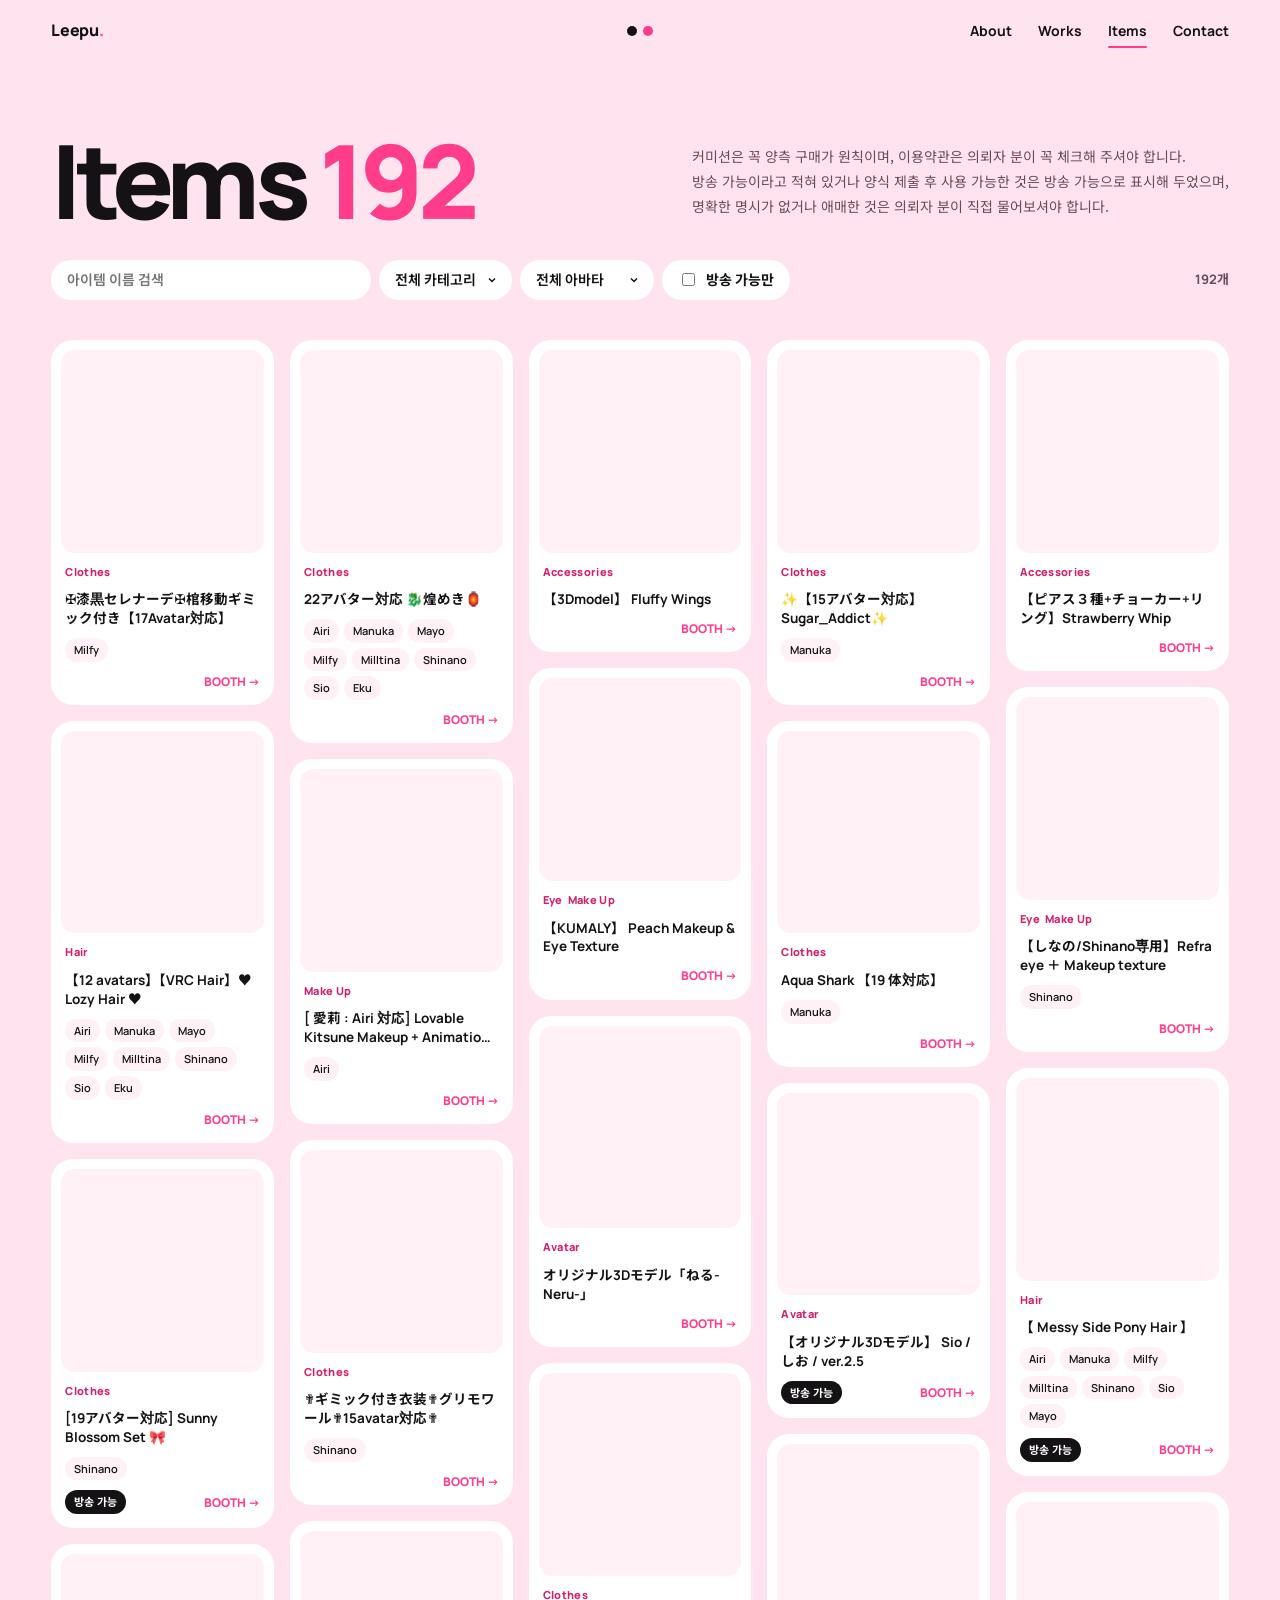
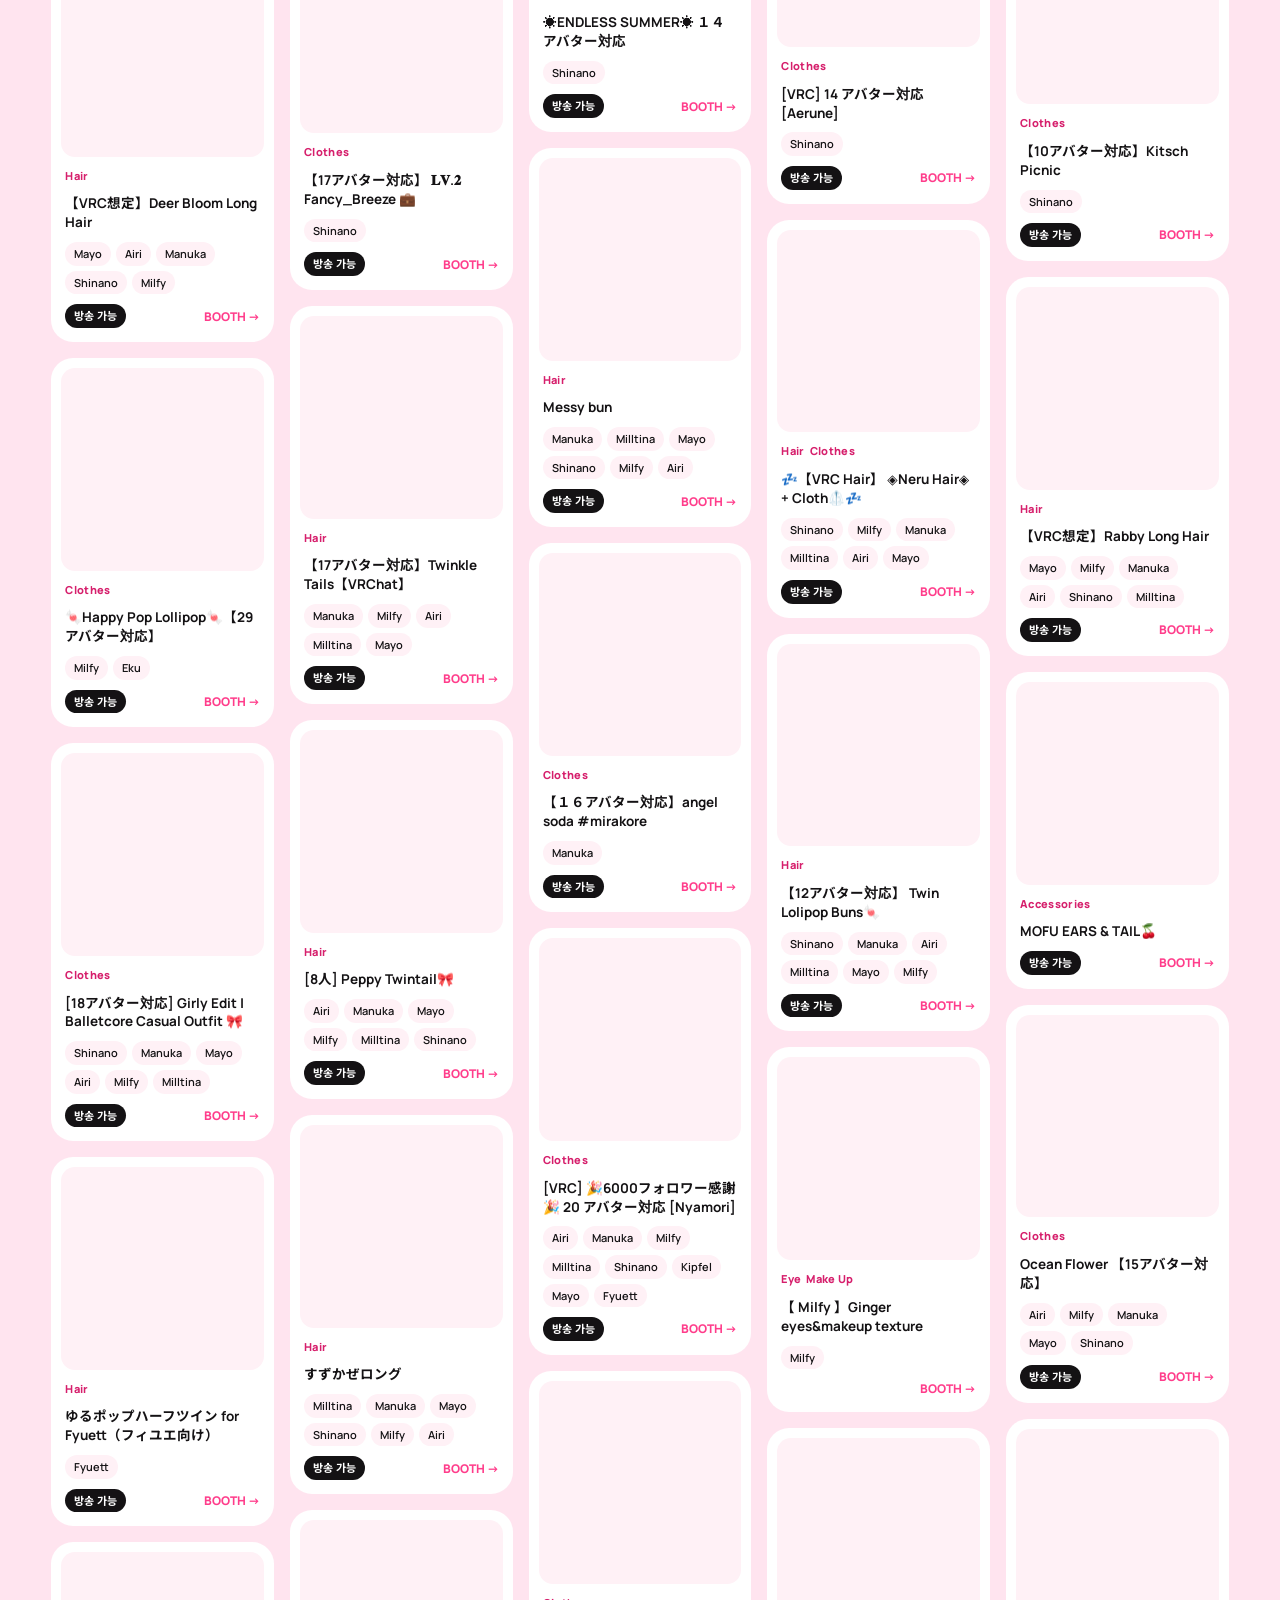
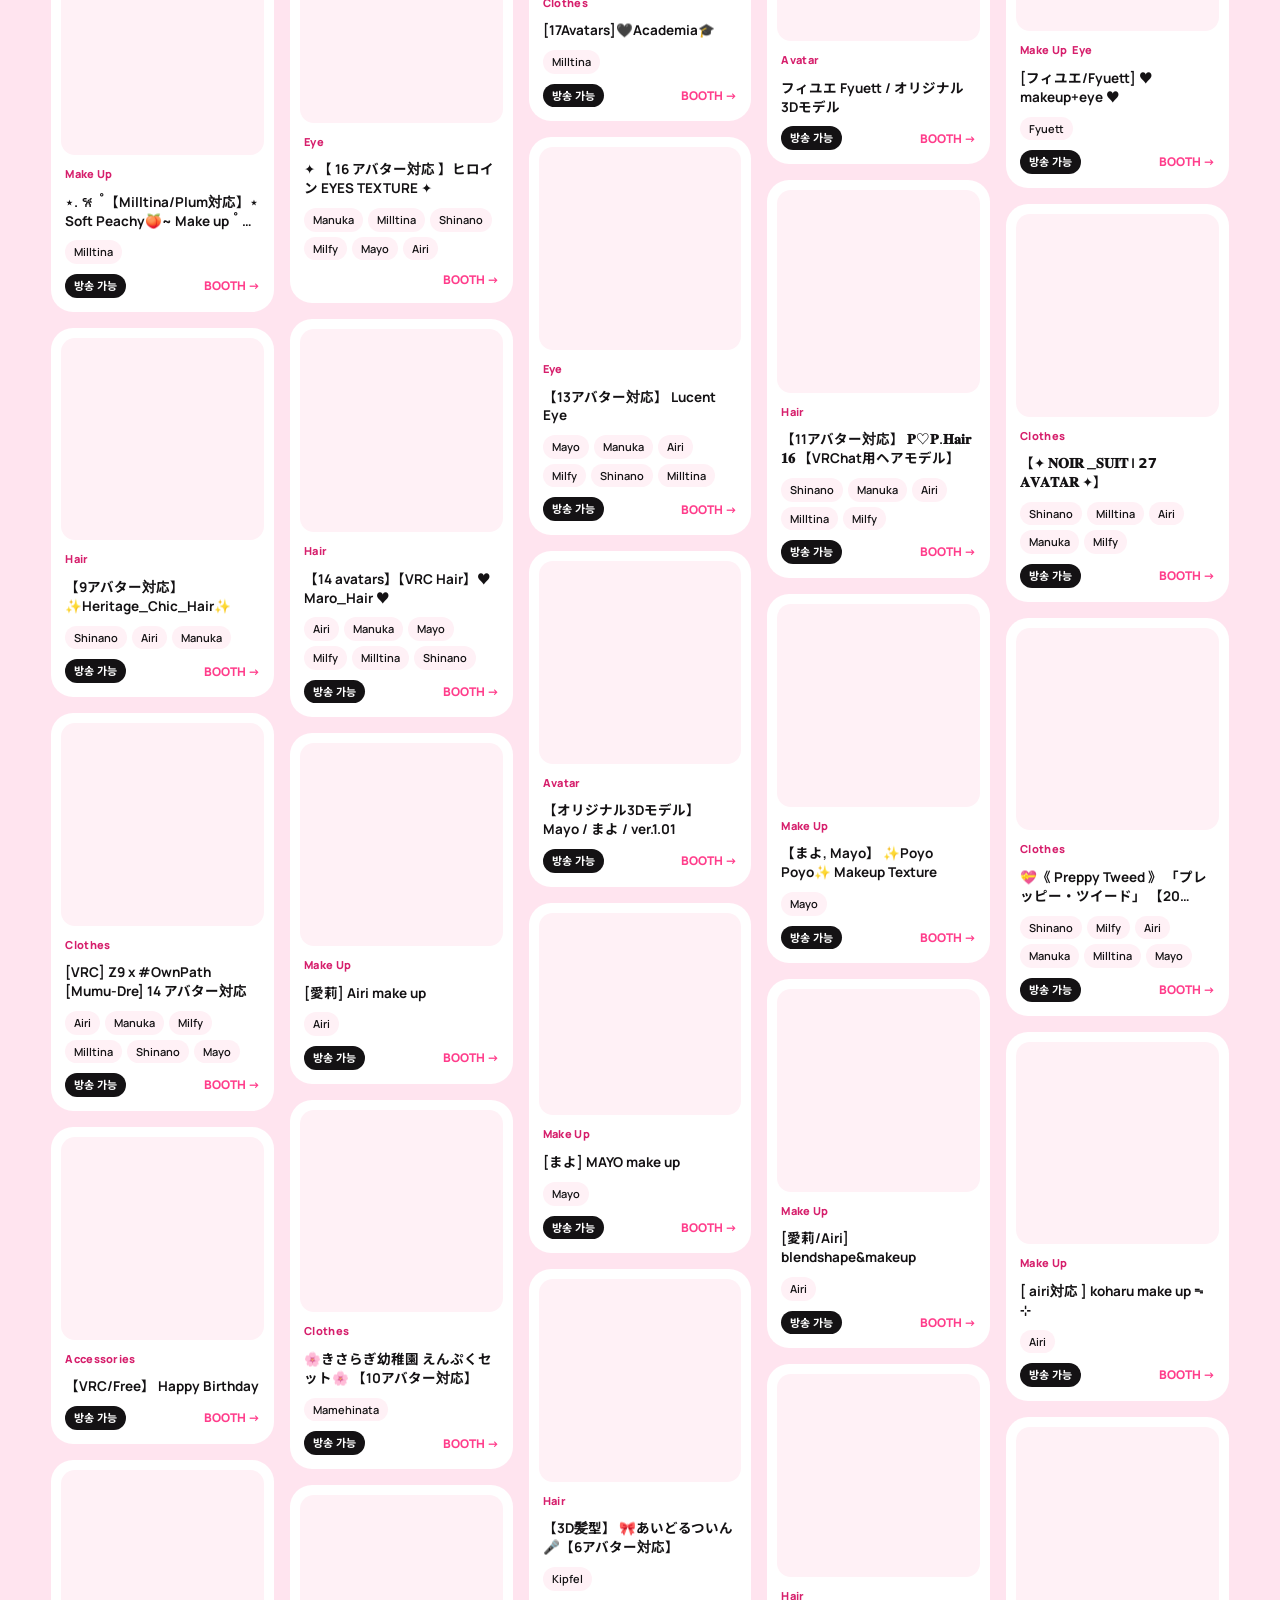
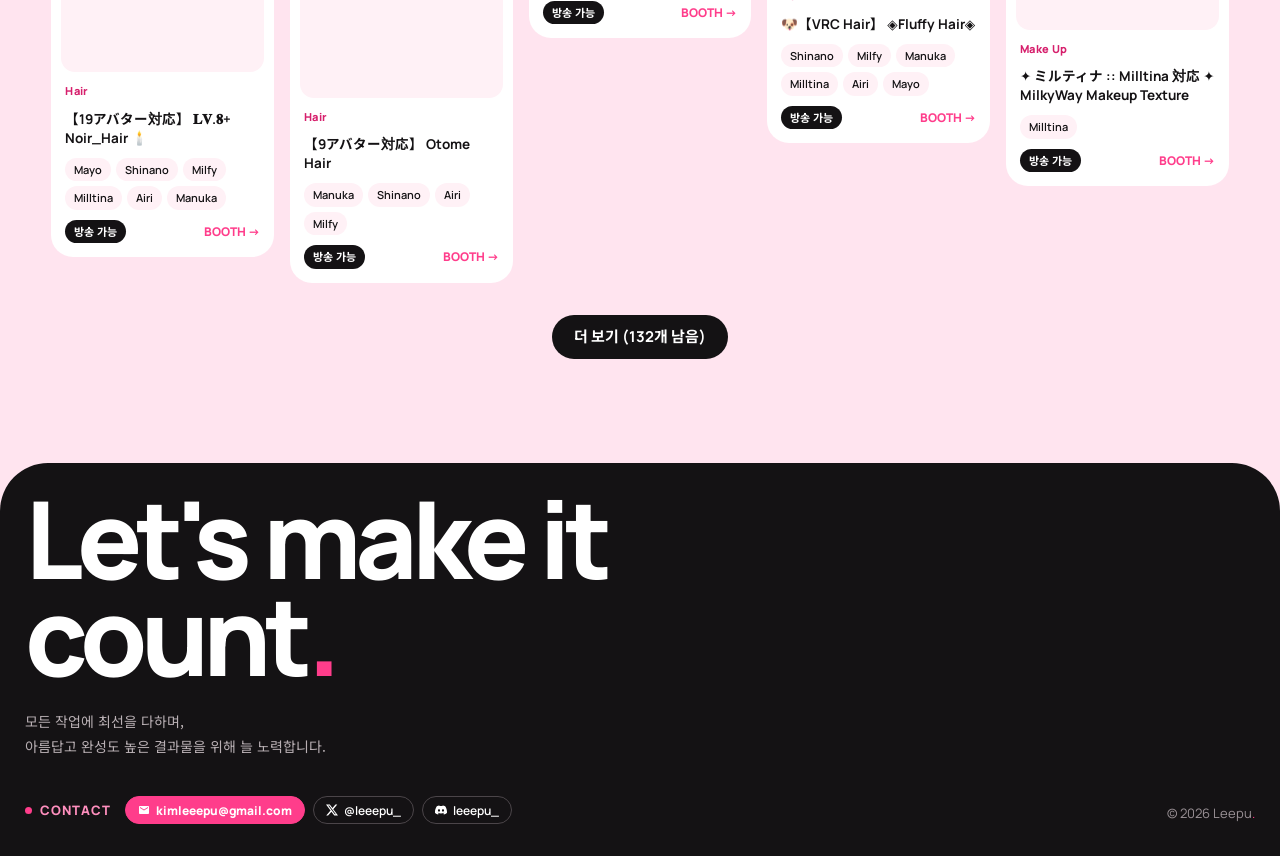
<file: items.html>
<!doctype html>
<html lang="ko">
<head>
<meta charset="utf-8">
<meta name="viewport" content="width=device-width, initial-scale=1, viewport-fit=cover">
<title>Items · Leepu</title>
<meta name="description" content="Leepu 보유 BOOTH 아이템 목록">
<link rel="icon" href="favicon.ico" sizes="any">
<link rel="icon" type="image/png" sizes="32x32" href="assets/favicon-32.png">
<link rel="apple-touch-icon" href="assets/apple-touch-icon.png">
<link rel="preconnect" href="https://fonts.googleapis.com">
<link rel="preconnect" href="https://fonts.gstatic.com" crossorigin>
<link href="https://fonts.googleapis.com/css2?family=Manrope:wght@400;500;600;700;800&family=Noto+Sans+KR:wght@400;500;700;900&display=swap" rel="stylesheet">
<link rel="stylesheet" href="assets/site.css?v=dev">
<style>
body {
  background: var(--blush)
}
.top {
  background: rgba(255,228,239,.86)
}
.page {
  padding: 8vh var(--gutter) 16vh
}
.page h1 {
  margin: 0;
  font-weight: 800;
  font-size: clamp(56px, 8vw, 132px);
  line-height: .9;
  letter-spacing: -.055em
}
.page h1 > span {
  display: block;
  overflow: hidden;
  padding: 0 .1em .04em 0
}
.head {
  display: flex;
  justify-content: space-between;
  align-items: center;
  gap: 24px;
  flex-wrap: wrap
}
.notice {
  margin: 0;
  max-width: 620px;
  font-family: var(--kr);
  font-size: 14px;
  line-height: 1.8;
  color: #6b4a58;
  white-space: pre-line
}
.bar {
  position: sticky;
  top: 60px;
  z-index: 5;
  display: flex;
  flex-wrap: wrap;
  gap: 8px;
  align-items: center;
  margin: 18px calc(var(--gutter) * -1) 0;
  padding: 12px var(--gutter);
  background: rgba(255,228,239,.9);
  backdrop-filter: blur(10px);
  -webkit-backdrop-filter: blur(10px)
}
.field {
  height: 40px;
  padding: 0 16px;
  border-radius: 999px;
  border: 0;
  background: #fff;
  min-width: 0;
  font-size: 14px;
  font-weight: 600
}
.field:focus-visible {
  outline-offset: 1px
}
.search {
  flex: 1 1 220px;
  max-width: 320px
}
select.field {
  padding-right: 34px;
  appearance: none;
  background: #fff url("data:image/svg+xml,%3Csvg xmlns='http://www.w3.org/2000/svg' width='12' height='12' viewBox='0 0 24 24' fill='none' stroke='%23141214' stroke-width='3'%3E%3Cpath d='m6 9 6 6 6-6'/%3E%3C/svg%3E") no-repeat right 14px center;
  cursor: pointer
}
.toggle {
  display: inline-flex;
  gap: 8px;
  align-items: center;
  height: 40px;
  padding: 0 16px;
  border-radius: 999px;
  background: #fff;
  font-size: 14px;
  font-weight: 700;
  cursor: pointer;
  user-select: none
}
.toggle input {
  accent-color: var(--pink)
}
.count {
  margin-left: auto;
  font-size: 13px;
  font-weight: 700;
  color: #6b4a58
}
.grid {
  display: flex;
  gap: 16px;
  margin-top: 28px;
  align-items: flex-start
}
.col {
  flex: 1 1 0;
  min-width: 0;
  display: flex;
  flex-direction: column;
  gap: 16px
}
.it {
  background: #fff;
  border-radius: 22px;
  padding: 10px 10px 14px;
  display: flex;
  flex-direction: column;
  gap: 10px;
  transition: transform .4s var(--ease),box-shadow .4s
}
.it:hover {
  transform: translateY(-5px);
  box-shadow: 0 24px 50px -30px rgba(214,31,108,.5)
}
.it .th {
  display: block;
  border-radius: 14px;
  overflow: hidden;
  background: var(--blush-2);
  aspect-ratio: 1
}
.it .th img {
  width: 100%;
  height: 100%;
  object-fit: cover
}
.it .nm {
  margin: 0 4px;
  font-size: 13.5px;
  font-weight: 700;
  line-height: 1.4;
  display: -webkit-box;
  -webkit-line-clamp: 2;
  -webkit-box-orient: vertical;
  overflow: hidden
}
.it .row {
  display: flex;
  gap: 5px;
  flex-wrap: wrap;
  align-items: center;
  margin: 0 4px
}
.it .c {
  font-size: 11px;
  font-weight: 800;
  letter-spacing: .03em;
  color: #d61f6c
}
.av {
  appearance: none;
  border: 0;
  font-size: 11px;
  font-weight: 600;
  padding: 3px 9px;
  border-radius: 999px;
  background: var(--blush-2);
  cursor: pointer
}
.av:hover {
  background: var(--blush);
  color: #d61f6c
}
.ok {
  font-family: var(--kr);
  font-size: 11px;
  font-weight: 700;
  padding: 3px 9px;
  border-radius: 999px;
  background: var(--ink);
  color: #fff
}
.go {
  margin-left: auto;
  font-size: 12px;
  font-weight: 800;
  color: var(--pink);
  text-decoration: none
}
.go:hover {
  text-decoration: underline
}
.more {
  display: flex;
  justify-content: center;
  margin-top: 32px
}
.more button {
  appearance: none;
  border: 0;
  height: 44px;
  padding: 0 22px;
  border-radius: 999px;
  background: var(--ink);
  color: #fff;
  font-weight: 700;
  cursor: pointer
}
.more button:hover {
  background: var(--pink);
  color: var(--pink-ink)
}
@media (max-width:640px) {
  .bar {
    position: static;
    margin-inline: 0;
    padding-inline: 0;
    background: 0 0;
    backdrop-filter: none;
    -webkit-backdrop-filter: none
  }
  .search {
    max-width: none;
    flex-basis: 100%
  }
  .col,
  .grid {
    gap: 10px
  }
  .it {
    border-radius: 18px
  }
}
</style>
</head>
<body>
<header class="top" id="top"></header>

<main class="page">
  <div class="head">
    <h1><span><span class="up">Items <span class="dot" id="n"></span></span></span></h1>
    <p class="notice fade" id="notice"></p>
  </div>
  <div class="bar" id="bar">
    <input id="q" class="field search" type="search" placeholder="아이템 이름 검색" aria-label="아이템 이름 검색">
    <select id="cat" class="field" aria-label="카테고리"></select>
    <select id="av" class="field" aria-label="아바타"></select>
    <label class="toggle"><input id="ok" type="checkbox">방송 가능만</label>
    <span class="count" id="count"></span>
  </div>
  <div id="list"></div>
</main>

<footer class="foot" id="contact"></footer>

<script src="assets/site.js?v=dev"></script>
<script>
(async () => {
  "use strict";
  const {esc: esc, list: list, safe: safe, ko: ko, IMGERR: IMGERR} = LP;
  const D = await LP.boot("items");
  const $ = id => document.getElementById(id);
  const S = {
    q: "",
    cat: "",
    av: "",
    ok: false,
    shown: 60
  };
  const uniq = arr => {
    const m = new Map;
    arr.forEach((x => m.has(x.toLowerCase()) || m.set(x.toLowerCase(), x)));
    return [ ...m.values() ].sort(ko);
  };
  const cats = uniq(D.items.flatMap((i => list(i.category)))), avs = uniq(D.items.flatMap((i => list(i.avatar))));
  const opt = (arr, all) => `<option value="">${all}</option>` + arr.map((x => `<option>${esc(x)}</option>`)).join("");
  $("n").textContent = D.items.length;
  $("notice").textContent = D.site.items_notice || "";
  $("cat").innerHTML = opt(cats, "전체 카테고리");
  $("av").innerHTML = opt(avs, "전체 아바타");
  $("q").oninput = e => {
    S.q = e.target.value;
    S.shown = 60;
    draw();
  };
  $("cat").onchange = e => {
    S.cat = e.target.value;
    S.shown = 60;
    draw();
  };
  $("av").onchange = e => {
    S.av = e.target.value;
    S.shown = 60;
    draw();
  };
  $("ok").onchange = e => {
    S.ok = e.target.checked;
    S.shown = 60;
    draw();
  };
  const colCount = () => {
    const w = $("list").clientWidth || innerWidth;
    return innerWidth <= 640 ? 2 : Math.max(2, Math.floor((w + 16) / (210 + 16)));
  };
  const card = i => `\n    <article class="it">\n      <a class="th" href="${esc(safe(i.product_link))}" target="_blank" rel="noopener" aria-label="${esc(i.name)} BOOTH에서 보기">${i.thumbnail ? `<img src="${esc(i.thumbnail)}" alt="" loading="lazy" ${IMGERR}>` : ""}</a>\n      <div class="row">${list(i.category).map((c => `<span class="c">${esc(c)}</span>`)).join("")}</div>\n      <h3 class="nm" title="${esc(i.name)}">${esc(i.name)}</h3>\n      ${list(i.avatar).length ? `<div class="row">${list(i.avatar).map((a => `<button class="av" data-av="${esc(a)}">${esc(a)}</button>`)).join("")}</div>` : ""}\n      <div class="row">${i.broadcast_available ? `<span class="ok">방송 가능</span>` : ""}${i.product_link ? `<a class="go" href="${esc(safe(i.product_link))}" target="_blank" rel="noopener">BOOTH →</a>` : ""}</div>\n    </article>`;
  function draw() {
    const q = S.q.toLowerCase(), has = (arr, v) => !v || arr.some((x => x.toLowerCase() === v.toLowerCase()));
    const rows = D.items.filter((i => (!q || i.name.toLowerCase().includes(q)) && has(list(i.category), S.cat) && has(list(i.avatar), S.av) && (!S.ok || i.broadcast_available)));
    $("count").textContent = `${rows.length}개`;
    if (!rows.length) {
      $("list").innerHTML = `<p class="empty">조건에 맞는 아이템이 없어요</p>`;
      return;
    }
    const n = colCount();
    $("list").innerHTML = `<div class="grid" id="grid" data-n="${n}">${Array.from({
      length: n
    }, (() => `<div class="col"></div>`)).join("")}</div>\n    ${rows.length > S.shown ? `<div class="more"><button id="more">더 보기 (${rows.length - S.shown}개 남음)</button></div>` : ""}`;
    const cols = [ ...$("grid").children ], tmp = document.createElement("div");
    rows.slice(0, S.shown).forEach((i => {
      tmp.innerHTML = card(i);
      cols.reduce(((a, b) => b.offsetHeight < a.offsetHeight ? b : a)).appendChild(tmp.firstElementChild);
    }));
    if ($("more")) $("more").onclick = () => {
      const y = scrollY, L = $("list");
      L.style.minHeight = L.offsetHeight + "px";
      S.shown += 60;
      draw();
      L.style.minHeight = "";
      scrollTo(0, y);
    };
  }
  addEventListener("resize", (() => {
    if ($("grid") && +$("grid").dataset.n !== colCount()) draw();
  }));
  document.addEventListener("click", (e => {
    const t = e.target.closest("[data-av]");
    if (!t) return;
    S.av = t.dataset.av;
    S.shown = 60;
    const o = [ ...$("av").options ].find((x => x.value.toLowerCase() === S.av.toLowerCase()));
    if (o) $("av").value = o.value;
    draw();
    $("bar").scrollIntoView({
      block: "start"
    });
  }));
  draw();
})();
</script>
</body>
</html>
</file>
<file: assets/site.css>
:root {
  --ink: #141214;
  --pink: #ff3d8b;
  --pink-ink: #141214;
  --pink-soft: #ff8fbe;
  --blush: #ffe4ef;
  --blush-2: #fff1f6;
  --line: #efe3e8;
  --muted: #6c6468;
  --muted-2: #8a7f84;
  --bg: #ffffff;
  --font: "Manrope","Noto Sans KR",system-ui,-apple-system,"Apple SD Gothic Neo","Malgun Gothic",sans-serif;
  --kr: "Noto Sans KR","Apple SD Gothic Neo","Malgun Gothic",sans-serif;
  --gutter: max(16px, 4vw);
  --ease: cubic-bezier(.2, .75, .15, 1);
  color-scheme: light
}
* {
  box-sizing: border-box
}
html {
  -webkit-text-size-adjust: 100%;
  scroll-behavior: smooth
}
body {
  margin: 0;
  background: var(--bg);
  color: var(--ink);
  font: 15px/1.6 var(--font);
  overflow-x: hidden
}
img {
  max-width: 100%;
  display: block
}
a {
  color: inherit
}
a:hover {
  color: var(--pink)
}
button,
input,
select {
  font: inherit;
  color: inherit
}
:focus-visible {
  outline: 2px solid var(--pink);
  outline-offset: 3px;
  border-radius: 6px
}
[hidden] {
  display: none!important
}
.kr {
  font-family: var(--kr)
}
.dot {
  color: var(--pink)
}
.sr {
  position: absolute;
  width: 1px;
  height: 1px;
  overflow: hidden;
  clip: rect(0 0 0 0);
  white-space: nowrap
}
.top {
  position: sticky;
  top: 0;
  z-index: 30;
  display: grid;
  grid-template-columns: 1fr auto 1fr;
  align-items: center;
  padding: 18px var(--gutter);
  font-size: 14px;
  font-weight: 700;
  background: rgba(255,255,255,.86);
  backdrop-filter: blur(10px);
  -webkit-backdrop-filter: blur(10px)
}
.top .brand {
  text-decoration: none;
  font-size: 16px;
  font-weight: 800;
  letter-spacing: -.02em
}
.top .dots {
  display: flex;
  gap: 6px
}
.top .dots i {
  width: 10px;
  height: 10px;
  border-radius: 50%;
  background: var(--ink)
}
.top .dots i + i {
  background: var(--pink)
}
.top nav {
  display: flex;
  gap: 26px;
  justify-content: flex-end
}
.top nav a {
  text-decoration: none;
  position: relative
}
.top nav a[aria-current=page]::after {
  content: "";
  position: absolute;
  left: 0;
  right: 0;
  bottom: -6px;
  height: 2px;
  border-radius: 2px;
  background: var(--pink)
}
@media (max-width:640px) {
  .top {
    grid-template-columns: auto 1fr;
    padding-block: 14px
  }
  .top .dots {
    display: none
  }
  .top nav {
    gap: 16px;
    font-size: 13px
  }
}
.pill {
  display: inline-flex;
  align-items: center;
  gap: 6px;
  padding: 6px 13px;
  border-radius: 999px;
  font-family: var(--kr);
  font-size: 13px;
  font-weight: 700;
  white-space: nowrap
}
.pill.ink {
  background: var(--ink);
  color: #fff
}
.pill.pk {
  background: var(--pink);
  color: var(--pink-ink)
}
.pill.wh {
  background: #fff;
  border: 1px solid #f1d3e0
}
.pill.bl {
  background: var(--blush);
  color: #d61f6c
}
.tag {
  position: absolute;
  left: 14px;
  top: 14px;
  padding: 5px 11px;
  border-radius: 999px;
  font-size: 11px;
  font-weight: 800;
  letter-spacing: .04em
}
.tag.CINEMACHINE,
.tag.EDIT {
  background: var(--pink);
  color: var(--pink-ink)
}
.tag.T3D {
  background: var(--ink);
  color: #fff
}
.tag.BOOTH,
.tag.DESIGN,
.tag.ETC {
  background: #fff;
  color: var(--ink)
}
.h-big {
  margin: 0;
  font-weight: 800;
  font-size: clamp(48px, 6vw, 100px);
  line-height: .95;
  letter-spacing: -.05em
}
.sec-head {
  display: flex;
  justify-content: space-between;
  align-items: flex-end;
  gap: 20px;
  flex-wrap: wrap
}
.more-link {
  display: inline-flex;
  align-items: center;
  gap: 8px;
  height: 40px;
  padding: 0 18px;
  border-radius: 999px;
  background: var(--ink);
  color: #fff;
  font-size: 14px;
  font-weight: 700;
  text-decoration: none
}
.more-link:hover {
  background: var(--pink);
  color: var(--pink-ink)
}
.empty {
  text-align: center;
  color: var(--muted);
  padding: 64px 0;
  font-family: var(--kr)
}
.mq {
  overflow: hidden
}
.mq-track {
  display: flex;
  gap: 16px;
  width: max-content;
  will-change: transform;
  transform: translate3d(0,0,0);
  backface-visibility: hidden
}
.up {
  display: block;
  animation: up 1.1s var(--ease) both
}
@keyframes up {
  from {
    transform: translateY(105%)
  }
  to {
    transform: none
  }
}
.fade {
  animation: fade 1.3s ease both
}
@keyframes fade {
  from {
    opacity: 0;
    transform: translateY(30px)
  }
  to {
    opacity: 1;
    transform: none
  }
}
@supports (animation-timeline:view()) {
  .rv {
    animation: rv linear both;
    animation-timeline: view();
    animation-range: entry 10% cover 30%
  }
  .pop {
    animation: pop linear both;
    animation-timeline: view();
    animation-range: entry 5% cover 30%
  }
  .tilt {
    animation: tilt linear both;
    animation-timeline: view();
    animation-range: entry 0% exit 100%
  }
}
@keyframes rv {
  from {
    opacity: 0;
    transform: translateY(50px)
  }
  to {
    opacity: 1;
    transform: none
  }
}
@keyframes pop {
  from {
    opacity: 0;
    transform: scale(.94) translateY(40px)
  }
  to {
    opacity: 1;
    transform: none
  }
}
@keyframes tilt {
  from {
    transform: rotate(-6deg)
  }
  to {
    transform: rotate(2deg)
  }
}
.foot {
  background: var(--ink);
  color: #fff;
  border-radius: 48px 48px 0 0;
  position: relative;
  margin-top: -40px
}
.foot-in {
  padding: 3vh calc(3vh - 2px) 32px
}
.foot h2 {
  margin: 0;
  font-weight: 800;
  font-size: clamp(56px, 8.4vw, 144px);
  line-height: .9;
  letter-spacing: -.055em
}
.foot-row {
  display: flex;
  justify-content: space-between;
  align-items: flex-end;
  gap: 20px;
  flex-wrap: wrap;
  margin-top: 26px
}
.foot-label {
  display: flex;
  align-items: center;
  gap: 8px;
  font-size: 13px;
  font-weight: 800;
  letter-spacing: .08em;
  color: var(--pink-soft)
}
.foot-label::before {
  content: "";
  width: 7px;
  height: 7px;
  border-radius: 50%;
  background: var(--pink)
}
.foot-msg {
  margin: 0 0 38px;
  font-family: var(--kr);
  font-size: 14px;
  line-height: 1.75;
  color: #b9b0b4;
  white-space: pre-line
}
.foot-contact {
  display: flex;
  align-items: center;
  gap: 14px;
  flex-wrap: wrap
}
.foot-links {
  display: flex;
  gap: 8px;
  flex-wrap: wrap
}
.foot-dc,
.foot-links a {
  appearance: none;
  background: 0 0;
  font-family: inherit;
  cursor: pointer;
  display: inline-flex;
  align-items: center;
  height: 28px;
  padding: 0 12px;
  border-radius: 999px;
  font-size: 12px;
  font-weight: 600;
  text-decoration: none;
  border: 1px solid #4b4549;
  color: #fff
}
.foot-links a:first-child {
  background: var(--pink);
  border-color: var(--pink);
  color: var(--pink-ink);
  font-weight: 800
}
.foot-dc:hover,
.foot-links a:hover {
  border-color: var(--pink);
  color: var(--pink-soft)
}
.foot-links svg {
  width: 12px;
  height: 12px;
  margin-right: 6px;
  fill: currentColor;
  flex: none
}
.foot-dc.done {
  border-color: var(--pink);
  color: var(--pink-soft)
}
.foot-links a:first-child:hover {
  color: var(--pink-ink);
  filter: brightness(1.08)
}
.foot-copy {
  font-size: 13px;
  color: #9a9196
}
.foot.flat {
  margin-top: 0
}
dialog.dlg {
  border: 0;
  padding: 0;
  border-radius: 28px;
  width: min(880px,calc(100vw - 24px));
  max-height: calc(100dvh - 32px);
  background: #fff;
  color: var(--ink);
  box-shadow: 0 40px 100px -30px rgba(20,18,20,.55)
}
dialog.dlg.narrow {
  width: fit-content;
  min-width: min(440px,calc(100vw - 24px));
  max-width: min(880px,calc(100vw - 24px))
}
dialog.dlg.narrow .dlg-head h2 {
  text-wrap: wrap
}
dialog.dlg.narrow .desc,
dialog.dlg.narrow .meta {
  width: 0;
  min-width: 100%
}
dialog.dlg::backdrop {
  background: rgba(20,18,20,.55);
  backdrop-filter: blur(4px)
}
dialog.dlg[open] {
  animation: dlg .35s var(--ease)
}
@keyframes dlg {
  from {
    opacity: 0;
    transform: translateY(24px) scale(.98)
  }
  to {
    opacity: 1;
    transform: none
  }
}
.dlg-in {
  padding: 28px;
  display: grid;
  gap: 16px
}
.dlg-head {
  display: flex;
  gap: 12px;
  align-items: flex-start
}
.dlg-head h2 {
  margin: 0;
  flex: 1;
  min-width: 0;
  font-family: var(--kr);
  font-size: clamp(20px, 2.4vw, 26px);
  font-weight: 900;
  line-height: 1.35;
  letter-spacing: -.02em;
  text-wrap: balance
}
.x {
  appearance: none;
  border: 0;
  flex-shrink: 0;
  width: 38px;
  height: 38px;
  border-radius: 50%;
  background: var(--blush);
  color: var(--ink);
  cursor: pointer;
  display: grid;
  place-items: center;
  font-size: 18px;
  line-height: 1
}
.x:hover {
  background: var(--pink)
}
.desc {
  margin: -6px 0 0;
  font-family: var(--kr);
  color: var(--muted);
  white-space: pre-wrap;
  word-break: keep-all;
  overflow-wrap: anywhere
}
.meta {
  display: flex;
  gap: 6px;
  align-items: center;
  flex-wrap: wrap;
  font-size: 12px;
  color: var(--muted-2)
}
.meta .c {
  padding: 3px 9px;
  border-radius: 999px;
  background: var(--blush);
  color: #d61f6c;
  font-weight: 800;
  font-size: 10px;
  letter-spacing: .04em
}
.media {
  display: grid;
  gap: 12px
}
.media iframe,
.media video {
  width: 100%;
  border: 0;
  border-radius: 18px;
  background: #000;
  display: block
}
.media video {
  max-height: 72vh;
  margin: 0 auto
}
.media iframe {
  aspect-ratio: 16/9
}
.media iframe.short,
.ytcard.short {
  aspect-ratio: 9/16;
  width: min(100%,calc(70vh * 9 / 16),380px);
  margin: 0 auto
}
.media > img {
  border-radius: 18px;
  max-width: 100%;
  margin: 0 auto
}
.ytcard {
  position: relative;
  display: block;
  border-radius: 18px;
  overflow: hidden;
  background: #000;
  aspect-ratio: 16/9
}
.ytcard img {
  width: 100%;
  height: 100%;
  object-fit: cover;
  opacity: .85
}
.ytcard span {
  position: absolute;
  inset: auto 0 0;
  padding: 14px;
  text-align: center;
  font-weight: 800;
  color: #fff;
  background: linear-gradient(transparent,rgba(0,0,0,.75))
}
.gallery {
  display: grid;
  grid-template-columns: repeat(6,minmax(0,1fr));
  gap: 10px;
  align-items: start
}
.gallery a {
  grid-column: span 2;
  border-radius: 14px;
  overflow: hidden;
  background: var(--blush-2)
}
.gallery a.w3 {
  grid-column: span 3
}
.gallery a.w6 {
  grid-column: span 6
}
.gallery img {
  width: 100%;
  height: auto
}
@media (max-width:560px) {
  .gallery a,
  .gallery a.w3 {
    grid-column: span 3
  }
  .gallery a.m6 {
    grid-column: span 6
  }
}
.btn-out {
  justify-self: start;
  display: inline-flex;
  align-items: center;
  gap: 8px;
  height: 40px;
  padding: 0 18px;
  border-radius: 999px;
  background: var(--ink);
  color: #fff;
  font-size: 14px;
  font-weight: 700;
  text-decoration: none
}
.btn-out:hover {
  background: var(--pink);
  color: var(--pink-ink)
}
@media (max-width:560px) {
  .dlg-in {
    padding: 20px
  }
  dialog.dlg {
    border-radius: 22px
  }
}
dialog.dlg.side {
  width: min(860px,calc(100vw - 24px))
}
.dlg-in.side {
  grid-template-columns: auto minmax(0,1fr);
  gap: 32px;
  align-items: start
}
.side-media .ytcard,
.side-media iframe,
.side-media video {
  width: calc(min(72vh,680px) * 9 / 16);
  height: auto;
  aspect-ratio: 9/16;
  max-height: none;
  margin: 0;
  object-fit: cover
}
.side-info {
  display: flex;
  flex-direction: column;
  gap: 14px;
  min-width: 0;
  padding-top: 2px
}
.side-top {
  display: flex;
  justify-content: space-between;
  align-items: center;
  gap: 12px
}
.side-info h2 {
  margin: 2px 0 0;
  font-family: var(--kr);
  font-size: clamp(22px, 2.4vw, 30px);
  font-weight: 900;
  line-height: 1.35;
  letter-spacing: -.02em;
  word-break: keep-all;
  overflow-wrap: anywhere
}
.side-info .desc {
  margin: 0
}
@media (max-width:640px) {
  .dlg-in.side {
    grid-template-columns: 1fr;
    gap: 16px
  }
  .side-media {
    order: 2
  }
  .side-media .ytcard,
  .side-media iframe,
  .side-media video {
    width: min(100%,calc(62vh * 9 / 16));
    margin: 0 auto
  }
}
@media (prefers-reduced-motion:reduce) {
  *,
  ::after,
  ::before {
    animation: none!important;
    transition: none!important
  }
  html {
    scroll-behavior: auto
  }
}
.cat-txt {
  font-size: 11px;
  font-weight: 800;
  letter-spacing: .06em;
  color: var(--pink);
  text-transform: none
}
.who {
  display: flex;
  align-items: baseline;
  gap: 10px;
  flex-wrap: wrap;
  font-family: var(--kr)
}
.who b {
  font-size: 15px;
  font-weight: 700;
  color: var(--ink)
}
.who span {
  font-family: var(--font);
  font-size: 12px;
  font-weight: 600;
  color: var(--muted-2)
}
.head-txt {
  flex: 1;
  min-width: 0;
  display: flex;
  flex-direction: column;
  gap: 8px
}
.head-txt h2 {
  margin: 0
}
.side-info .side-top + h2 {
  margin-top: -12px
}
.head-txt .cat-txt + h2 {
  margin-top: -7px
}
@media (max-width:640px) {
  .foot-in {
    padding-top: calc(var(--gutter) + 12px);
    padding-right: var(--gutter)
  }
  .foot-in {
    padding-left: calc(var(--gutter) + 10px)
  }
  .foot-links {
    gap: 7px
  }
  .foot-dc,
  .foot-links a {
    height: 26px;
    min-width: 26px;
    padding: 0;
    justify-content: center
  }
  .foot-links svg {
    width: 11px;
    height: 11px;
    margin: 0
  }
  .foot-links .tx {
    display: none
  }
  .foot-dc.done {
    padding: 0 10px
  }
  .foot-dc.done .tx {
    display: inline;
    margin-left: 6px
  }
}
</file>
<file: artmug/artmug.css>
:root{--ink:#141214;--pink:#ff3d8b;--pink-ink:#d61f6c;--blush:#ffe4ef;--blush2:#fff1f6;--bg:#fdf0f5;--line:#eee6ea;--muted:#6f6469;--body:#4d4448;--kr:'Noto Sans KR',system-ui,sans-serif;--en:'Manrope','Noto Sans KR',system-ui,sans-serif}
*{box-sizing:border-box}
html{-webkit-text-size-adjust:100%}
body{margin:0;background:var(--bg);color:var(--ink);font-family:var(--en);-webkit-font-smoothing:antialiased;word-break:keep-all;overflow-wrap:break-word}
a{color:inherit}
button{font:inherit;color:inherit}
img{display:block;max-width:100%}
.wrap{max-width:760px;margin:0 auto;padding:20px 14px 28px;display:flex;flex-direction:column;gap:14px}
.panel{width:100%;min-width:0;padding:28px;border-radius:28px;background:#fff}
.sec-h{margin:0;display:flex;align-items:center;gap:8px;line-height:1}
.sec-h .no{font-size:27px;font-weight:800;color:var(--pink);letter-spacing:-.03em}
.sec-h .tt{font-family:var(--kr);font-size:22px;font-weight:700;letter-spacing:-.02em}
.sec-body{margin-top:16px}

.hero{padding:36px 28px 40px;text-align:center}
.badge{display:inline-block;padding:7px 16px;border-radius:999px;background:var(--blush);color:var(--pink-ink);font-size:12px;font-weight:800;letter-spacing:.1em}
.avatar{width:168px;height:168px;margin:28px auto 0;border-radius:50%;object-fit:cover;border:6px solid var(--blush);background:var(--blush2)}
.logo{margin-top:20px;font-weight:800;font-size:44px;letter-spacing:-.045em;line-height:1}
.logo i,.foot i{font-style:normal;color:var(--pink)}
.greet{margin:18px auto 0;font-family:var(--kr);font-size:14.5px;line-height:1.85;color:var(--body)}

.must{display:flex;align-items:center;gap:14px;padding:18px 20px;border-radius:16px;background:var(--ink);color:#fff;font-family:var(--kr)}
.must .ic{flex:none;display:grid;place-items:center;width:34px;height:34px;border-radius:50%;background:var(--pink);font:800 19px var(--en)}
.must b{display:block;font-size:17px;font-weight:700;letter-spacing:-.01em}
.must span.t{display:block;margin-top:3px;font-size:14px;line-height:1.6;color:#f1e6eb}
.acc-list{margin-top:6px;font-family:var(--kr)}
.acc{border-bottom:1px solid var(--line)}
.acc summary{display:flex;justify-content:space-between;align-items:center;padding:16px 2px;font-weight:700;font-size:15px;list-style:none;cursor:pointer}
.acc summary::-webkit-details-marker{display:none}
.acc summary .plus{color:var(--pink);font-size:20px;line-height:1;transition:transform .25s}
.acc[open] summary .plus{transform:rotate(45deg)}
.acc ul{margin:0;padding:0 2px 16px 20px;font-size:13.5px;line-height:1.8;color:var(--body)}
.acc li b,.end b{font-weight:700;color:var(--ink)}
.end{margin:20px 0 0;padding:14px 18px;border-radius:14px;background:var(--blush2);font-family:var(--kr);font-size:14px;font-weight:700;line-height:1.6;text-align:center}
.end b{color:var(--pink-ink)}

.tabs{position:relative;display:flex;padding:4px;border-radius:999px;background:var(--blush2);overflow-x:auto;scrollbar-width:none}
.tabs::-webkit-scrollbar{display:none}
.tabs .pill{position:absolute;top:4px;bottom:4px;left:0;width:0;border-radius:999px;background:var(--ink);transition:transform .45s cubic-bezier(.34,1.4,.5,1),width .45s cubic-bezier(.34,1.4,.5,1)}
.tab{position:relative;z-index:1;flex:1 0 auto;height:36px;padding:0 12px;border:0;border-radius:999px;background:none;font:700 13px var(--kr);white-space:nowrap;cursor:pointer;transition:color .3s}
.tab[aria-pressed="true"]{color:#fff}
.tab-note{margin:14px 2px 0;font-family:var(--kr);font-size:12.5px;line-height:1.6;color:var(--muted)}
.tab-note::before{content:"※ "}
.tab-note b{font-weight:700;color:var(--body)}
.grid{display:grid;grid-template-columns:repeat(3,minmax(0,1fr));gap:12px;margin-top:18px}
.grid.cine{grid-template-columns:repeat(4,minmax(0,1fr));margin-top:16px}
.card{min-width:0}
.media{position:relative;border-radius:18px;overflow:hidden;background:var(--blush2);aspect-ratio:1/1}
.cine .media{border-radius:16px;aspect-ratio:9/16}
.media img,.media video{width:100%;height:100%;object-fit:cover;transition:transform .5s}
.card:hover .media img{transform:scale(1.04)}
.media iframe{position:absolute;inset:0;width:100%;height:100%;border:0}
.play{position:absolute;inset:0;display:grid;place-items:center;border:0;background:rgba(20,18,20,.15);cursor:pointer}
.play span{display:grid;place-items:center;width:52px;height:52px;padding-left:4px;border-radius:50%;background:rgba(255,255,255,.92);color:var(--pink);font-size:19px}
.cine .play span{width:46px;height:46px;font-size:17px}
.cap{padding:10px 2px 0;text-align:center;font-family:var(--kr);font-size:12.5px;font-weight:500;white-space:nowrap;overflow:hidden;text-overflow:ellipsis}
.cap .pf{font-family:var(--en);font-weight:800;letter-spacing:-.01em;color:var(--muted)}
.cap .dot{margin:0 5px;color:#c9bcc2}
.cap2{text-align:center;font-family:var(--kr);font-size:11.5px;color:var(--muted);white-space:nowrap;overflow:hidden;text-overflow:ellipsis}
.more{margin-top:16px;text-align:center}
.btn-line{height:42px;padding:0 22px;border:1.5px solid var(--ink);border-radius:999px;background:#fff;font:700 13.5px var(--kr);cursor:pointer}
.btn-line:hover{background:var(--ink);color:#fff}
.empty{padding:28px 20px;border-radius:20px;border:1.5px dashed #ecd6df;text-align:center;font-family:var(--kr);font-size:13.5px;line-height:1.7;color:var(--muted)}

.est{display:flex;flex-wrap:wrap;gap:18px;align-items:flex-start}
.est-l{flex:999 1 360px;min-width:0;display:flex;flex-direction:column;gap:20px}
.g-h{margin-bottom:8px;font-family:var(--kr);font-size:15px;font-weight:700}
.g-h.sub{margin-bottom:6px;font-size:13px;font-weight:600;color:var(--body)}
.g-items{display:flex;flex-direction:column;gap:6px}
.g-note{margin:6px 2px 0;font-family:var(--kr);font-size:12px;color:var(--muted)}
.opt{display:flex;align-items:center;gap:10px;padding:11px 14px;border-radius:12px;border:1px solid var(--line);background:#fff;cursor:pointer;font:500 13.5px var(--kr)}
.opt:hover{border-color:#ffb3cf}
.opt.on{border-color:var(--pink);background:var(--blush2)}
.opt input{width:18px;height:18px;margin:0;accent-color:var(--pink);flex:none}
.opt .lb{flex:1;min-width:0}
.opt .pr{font:700 13px var(--en);white-space:nowrap}
.soon{display:flex;justify-content:space-between;gap:10px;padding:11px 14px;border-radius:12px;border:1.5px dashed var(--line);font:500 13.5px var(--kr);color:var(--muted)}
.soon b{color:var(--pink-ink)}
.qty{display:flex;align-items:center;justify-content:flex-end;gap:8px;font:500 12.5px var(--kr);color:var(--muted)}
.qty button{width:30px;height:30px;border-radius:50%;border:1px solid var(--line);background:#fff;cursor:pointer}
.qty b{min-width:18px;text-align:center;color:var(--ink)}
.in{width:100%;padding:13px 14px;border:1.5px solid var(--line);border-radius:12px;font:500 13.5px var(--kr);color:var(--ink);background:#fff}
.in:focus{outline:none;border-color:var(--pink)}
textarea.in{resize:vertical;min-height:72px}
.sel{appearance:none;-webkit-appearance:none;cursor:pointer;padding-right:40px;font-weight:700;background:#fff url("data:image/svg+xml,%3Csvg xmlns='http://www.w3.org/2000/svg' width='12' height='8'%3E%3Cpath d='M1 1l5 5 5-5' fill='none' stroke='%23d61f6c' stroke-width='2'/%3E%3C/svg%3E") no-repeat right 16px center}
.receipt{flex:1 1 230px;min-width:0;position:sticky;top:16px;padding:22px 20px;border-radius:6px 6px 22px 22px;background:var(--blush2);border-top:6px solid var(--pink);font-family:var(--kr)}
.rc-t{text-align:center;font:800 16px var(--en)}
.rc-t i{font-style:normal;color:var(--pink)}
.rc-s{text-align:center;font-size:11.5px;color:var(--muted);margin-top:2px}
.rc-hr{margin:14px 0;border-top:1.5px dashed #e8b9cc}
.rc-empty{margin:0;font-size:12.5px;color:var(--muted);text-align:center}
.rc-list{display:flex;flex-direction:column;gap:8px}
.rc-row{display:flex;justify-content:space-between;gap:10px;font-size:12.5px}
.rc-row span:last-child{white-space:nowrap;font:700 12.5px var(--en)}
.rc-total{display:flex;justify-content:space-between;align-items:baseline}
.rc-total span:first-child{font-size:13px;font-weight:700}
.rc-total span:last-child{font:800 26px var(--en);color:var(--pink-ink)}
.btn-dark{display:flex;align-items:center;justify-content:center;width:100%;height:44px;margin-top:16px;border:0;border-radius:999px;background:var(--ink);color:#fff;font:700 13.5px var(--kr);cursor:pointer}
.btn-text{display:block;width:100%;margin-top:6px;height:34px;border:0;background:none;color:var(--muted);font:600 12.5px var(--kr);cursor:pointer}

.form{display:flex;flex-direction:column;gap:16px;font-family:var(--kr)}
.fl{display:flex;flex-direction:column;gap:8px;font-size:14px;font-weight:700}
.fl.sub{font-size:13px;font-weight:600;color:var(--body)}
.fnote{margin:-6px 0 0;padding:10px 14px;border-radius:12px;background:var(--blush2);font-size:12.5px;line-height:1.7;color:var(--body)}
.picked{padding:14px 16px;border-radius:12px;background:var(--blush2);font-size:13px;line-height:1.7}
.picked .hint{color:var(--muted)}
.picked .row{display:flex;justify-content:space-between;gap:10px}
.picked .row span:last-child{white-space:nowrap;font:700 13px var(--en)}
.picked .sum{display:flex;justify-content:space-between;margin-top:6px;padding-top:6px;border-top:1px dashed #e8b9cc;font-weight:700}
.picked .sum span:last-child{color:var(--pink-ink)}
.choose{display:flex;flex-direction:column;gap:14px}
.choose-total{display:flex;justify-content:space-between;align-items:baseline;padding:14px 16px;border-radius:12px;background:var(--blush2)}
.choose-total span:first-child{font-size:13px;font-weight:700}
.choose-total span:last-child{font:800 20px var(--en);color:var(--pink-ink)}
.agree{display:flex;gap:10px;align-items:center;padding:14px 16px;border-radius:14px;border:1.5px solid var(--line);font-size:13.5px;font-weight:600;cursor:pointer}
.agree input{width:18px;height:18px;margin:0;accent-color:var(--pink);flex:none}
.agree.shake{animation:shake .4s}
@keyframes shake{25%{transform:translateX(-5px)}75%{transform:translateX(5px)}}
.fbtns{display:flex;gap:8px}
.fbtns .go{flex:1;height:48px;border:0;border-radius:999px;background:var(--ink);color:#fff;font:700 14px var(--kr);cursor:pointer}
.fbtns .rs{height:48px;padding:0 20px;border:1.5px solid var(--ink);border-radius:999px;background:#fff;font:700 14px var(--kr);cursor:pointer}
.fmsg{margin:-6px 0 0;min-height:1em;font-size:13px;font-weight:600;text-align:center}
.fmsg.ok{color:var(--pink-ink)}
.fmsg.warn{color:#c2410c}

.steps{list-style:none;margin:0;padding:0;display:grid;grid-template-columns:repeat(3,minmax(0,1fr));gap:8px;font-family:var(--kr)}
.steps li{padding:14px;border-radius:14px;background:var(--blush2)}
.steps li b{font-family:var(--en);color:var(--pink-ink)}
.steps li div{margin-top:4px;font-weight:700;font-size:14px}
.steps li:last-child{background:var(--ink);color:#fff}
.steps li:last-child b{color:var(--pink)}
.foot{padding:8px 10px 0;font-size:12.5px;font-weight:700;color:var(--muted)}
.err{padding:40px 20px;text-align:center;font-family:var(--kr);color:var(--muted)}

.vbox{position:fixed;inset:0;z-index:50;display:grid;place-items:center;background:rgba(20,18,20,.82);animation:vboxIn .2s}
.vbox.embed{position:absolute;top:0;left:0;right:auto;bottom:auto;width:100%;display:block}
.vbox-in{position:relative;border-radius:18px;overflow:hidden;background:#000;box-shadow:0 20px 60px rgba(0,0,0,.4)}
.vbox.embed .vbox-in{position:absolute;left:50%;transform:translate(-50%,-50%)}
.vbox-in iframe{position:absolute;inset:0;width:100%;height:100%;border:0}
.vbox-x{position:fixed;top:16px;right:16px;width:44px;height:44px;border:0;border-radius:50%;background:#fff;color:var(--ink);font:400 28px/1 var(--en);cursor:pointer}
.vbox.embed .vbox-x{position:absolute;right:auto;left:50%;transform:translateX(-50%)}
@keyframes vboxIn{from{opacity:0}to{opacity:1}}
@media (max-width:600px){
  .wrap{padding:12px 10px 20px;gap:10px}
  .panel{padding:22px 18px;border-radius:22px}
  .hero{padding:30px 18px 32px}
  .avatar{width:132px;height:132px;margin-top:22px}
  .logo{font-size:38px}
  .greet{font-size:13.5px}
  .greet br{display:none}
  .grid{grid-template-columns:repeat(2,minmax(0,1fr));gap:10px}
  .grid.cine{grid-template-columns:repeat(2,minmax(0,1fr))}
  .steps{grid-template-columns:repeat(2,minmax(0,1fr))}
  .receipt{position:static}
  .must{padding:16px}
  .must b{font-size:16px}
  .must span.t{font-size:13px}
}
@media (prefers-reduced-motion:reduce){*{transition:none!important;animation:none!important}}
</file>
